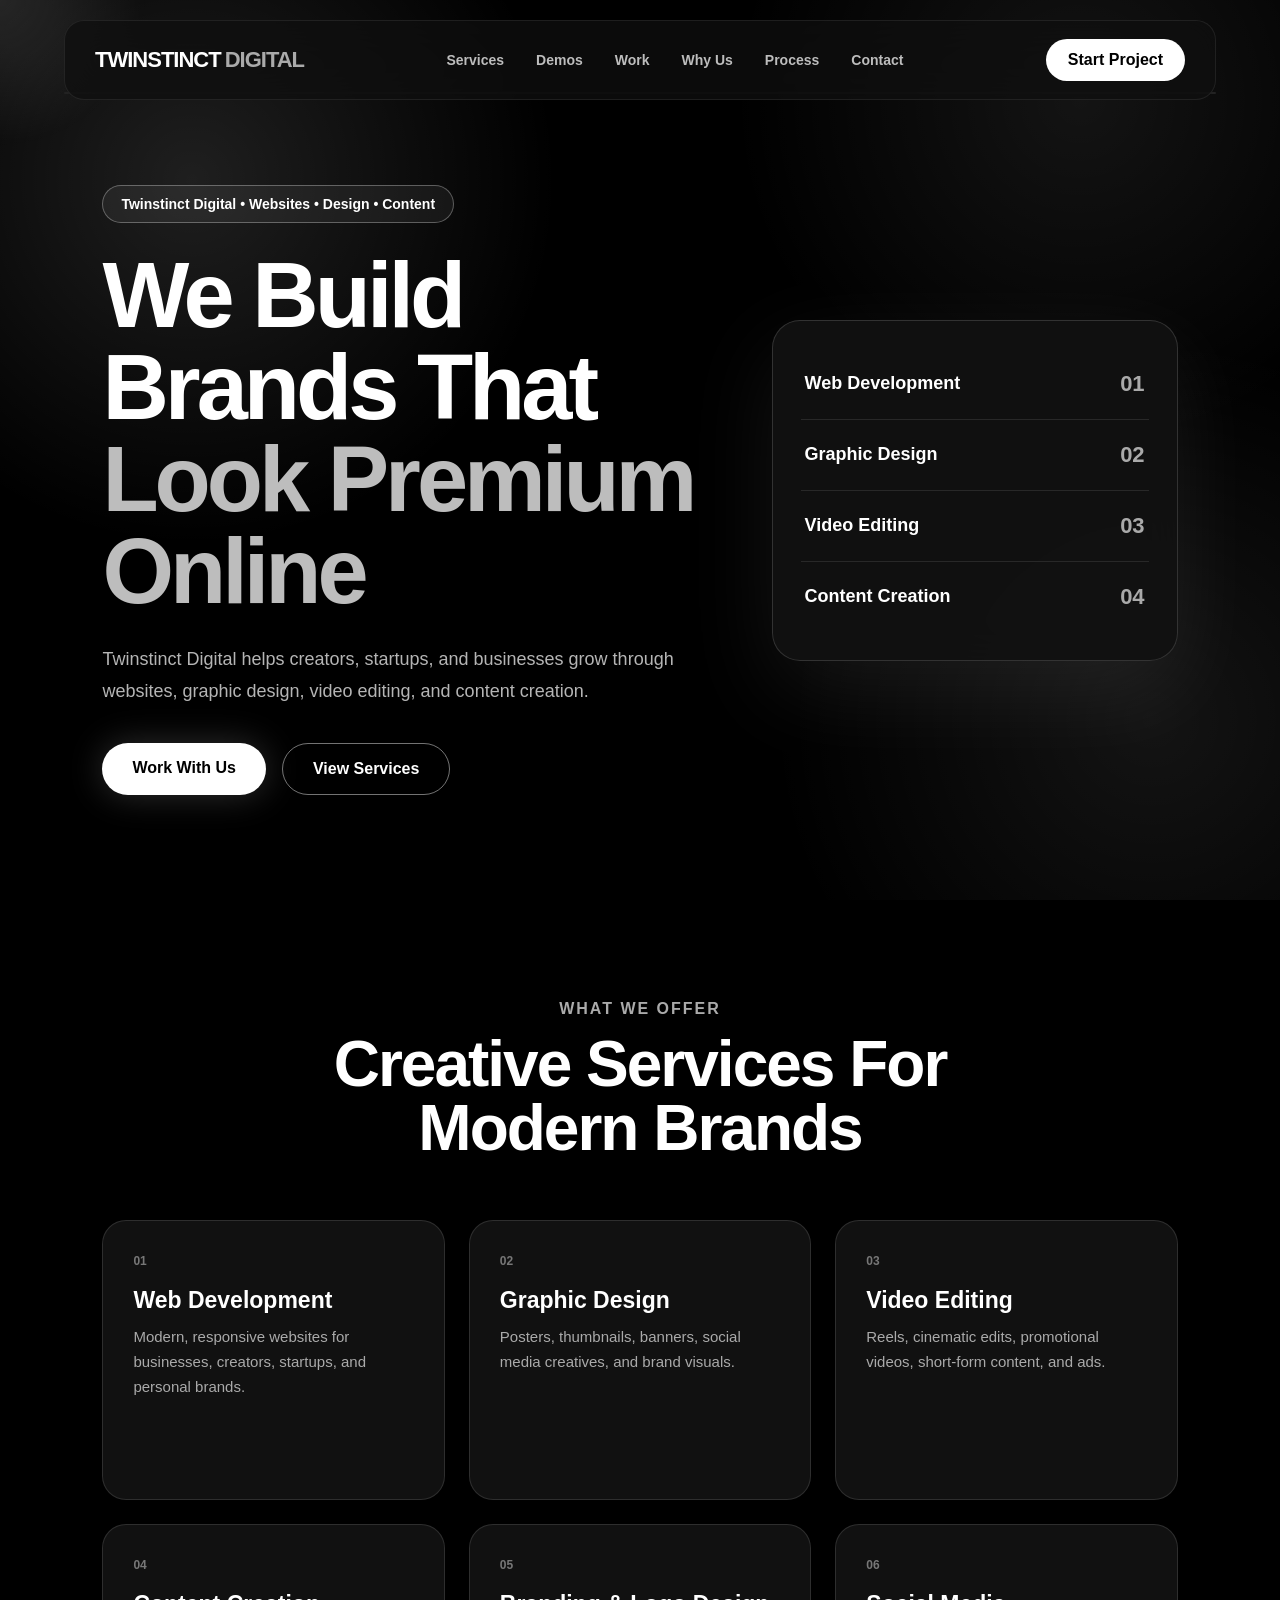
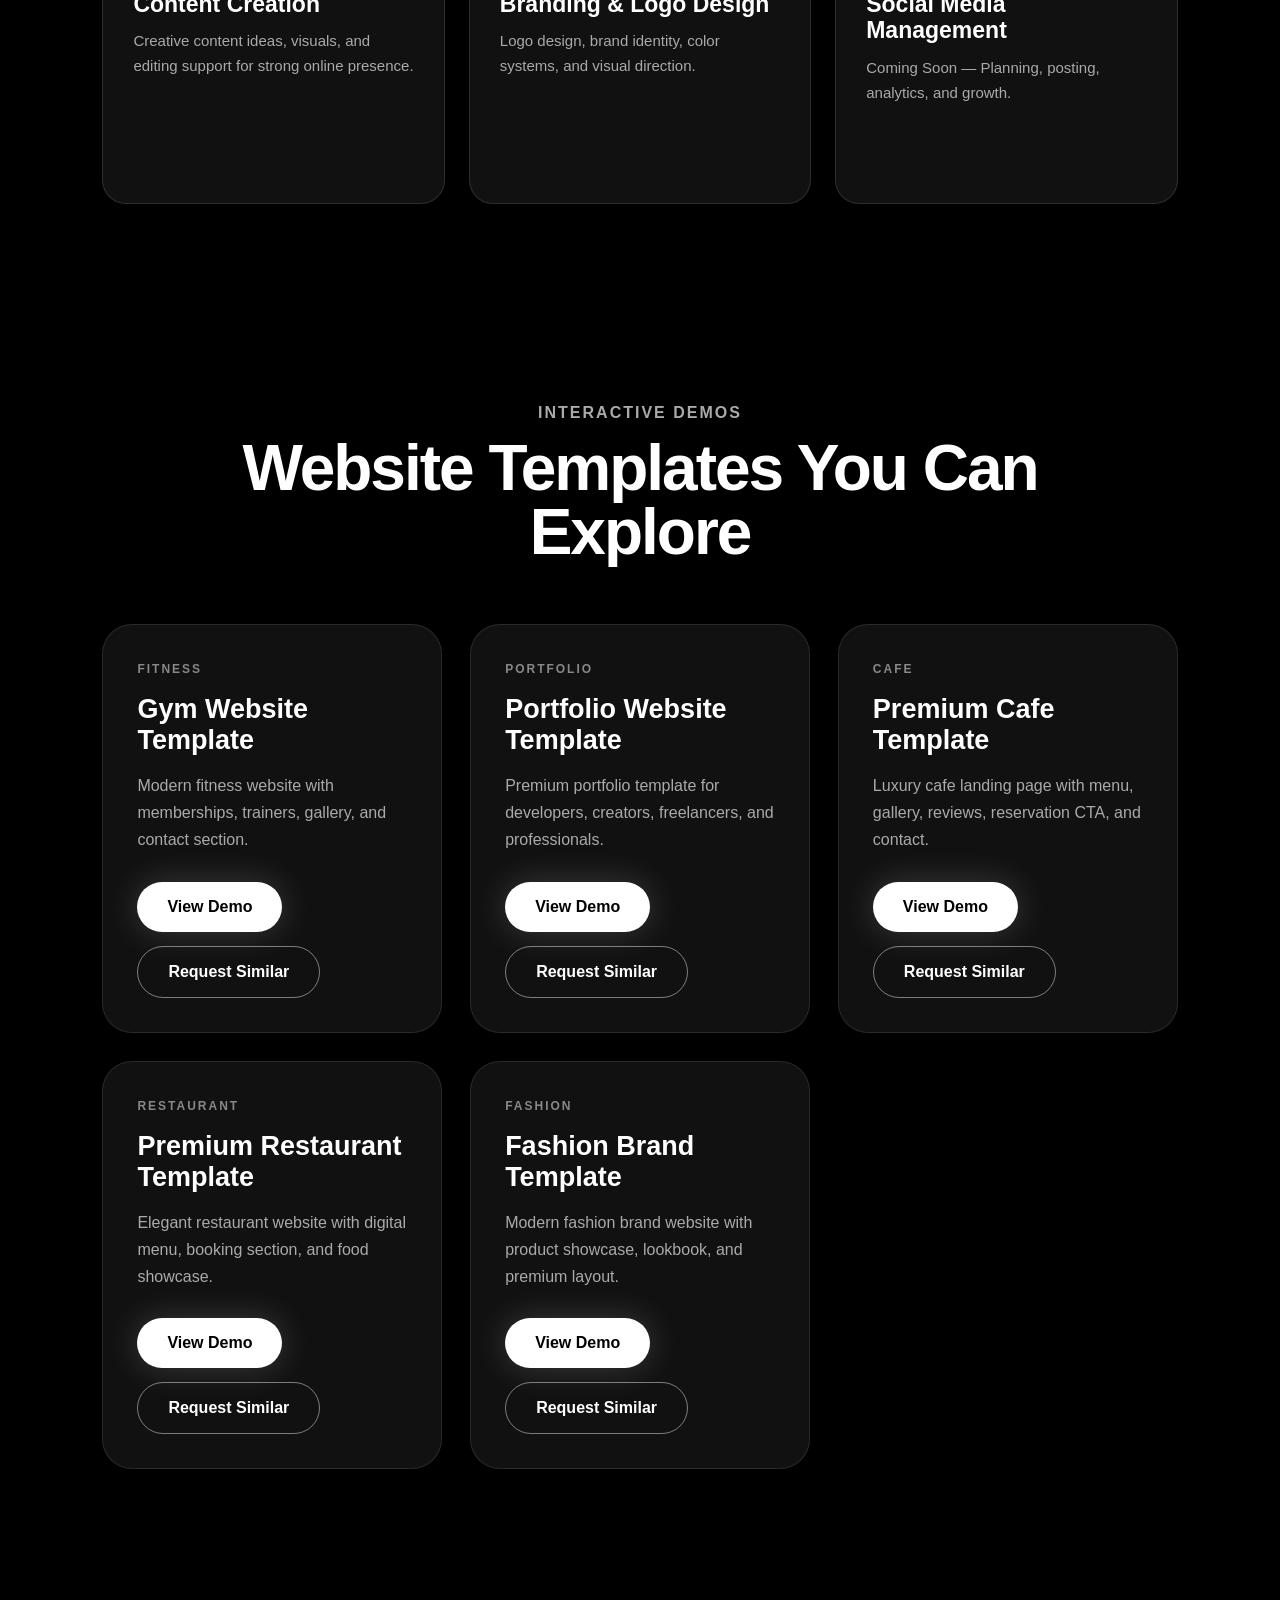
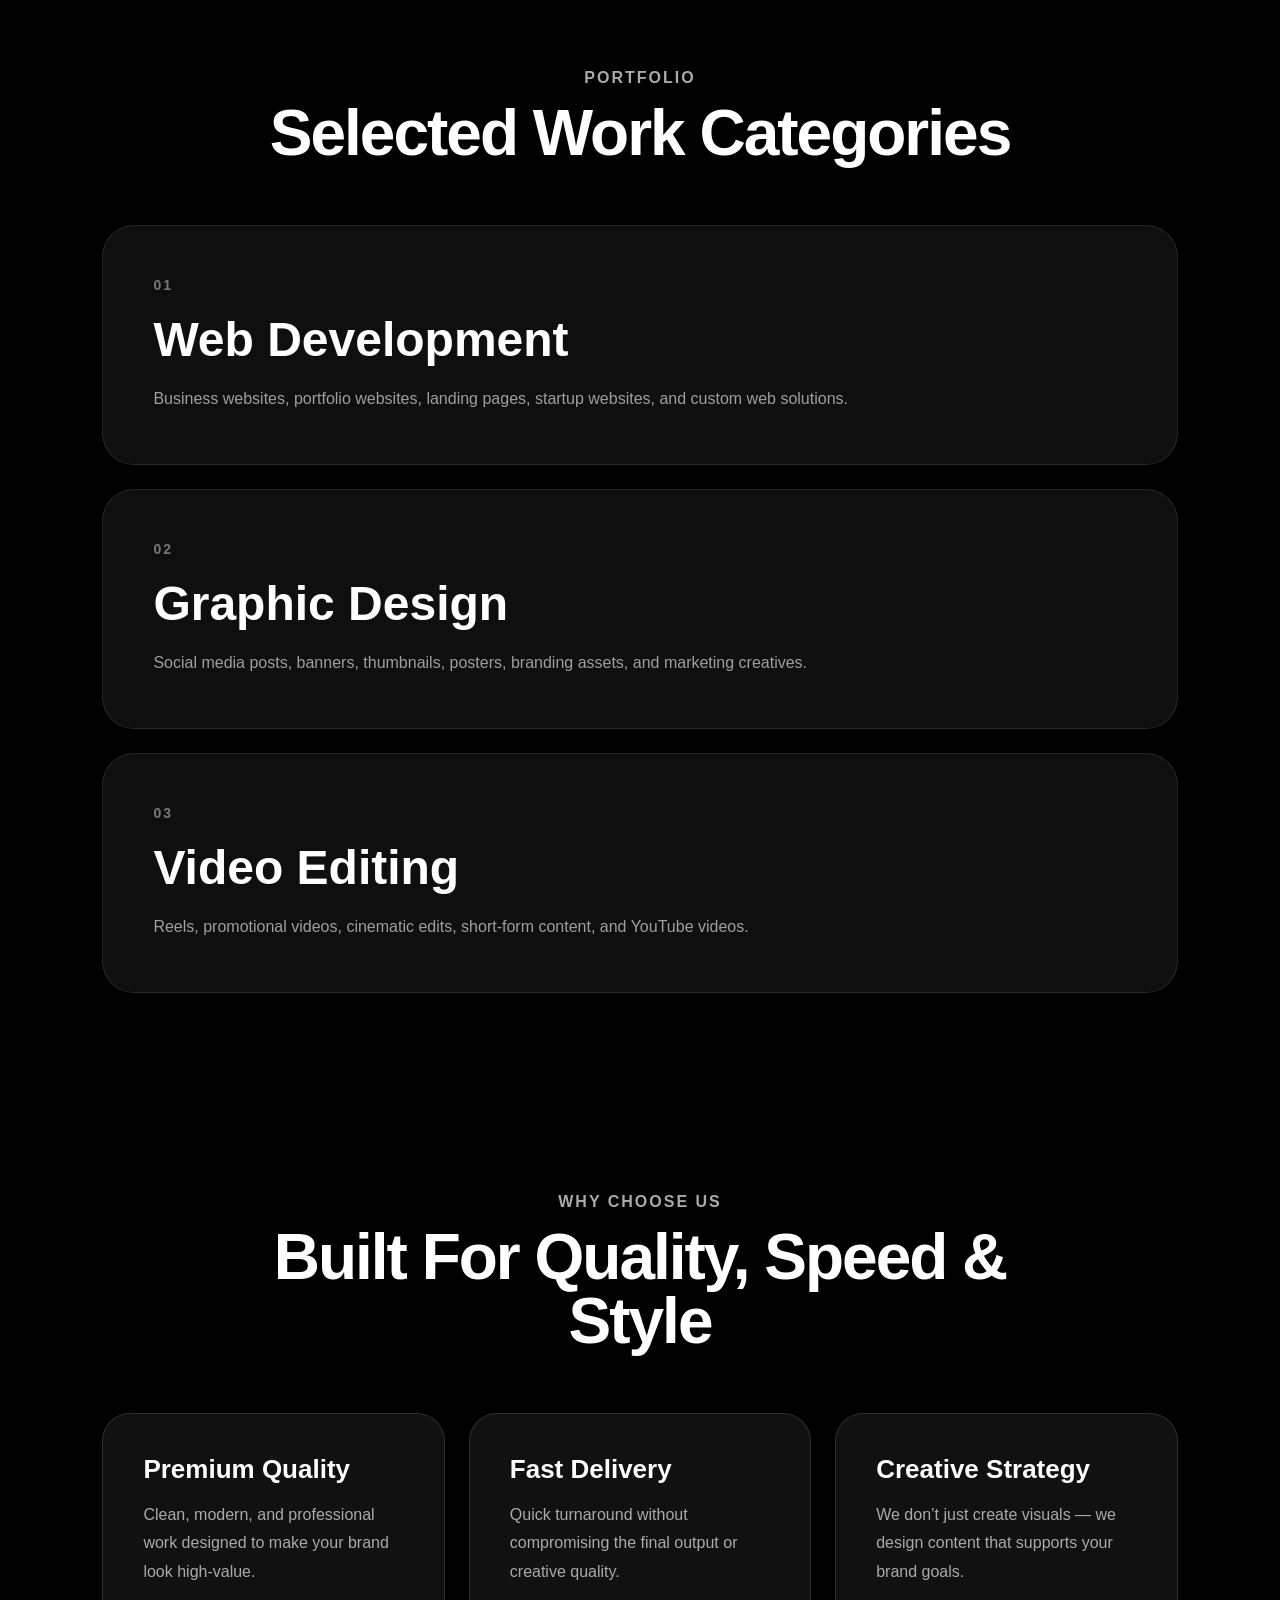
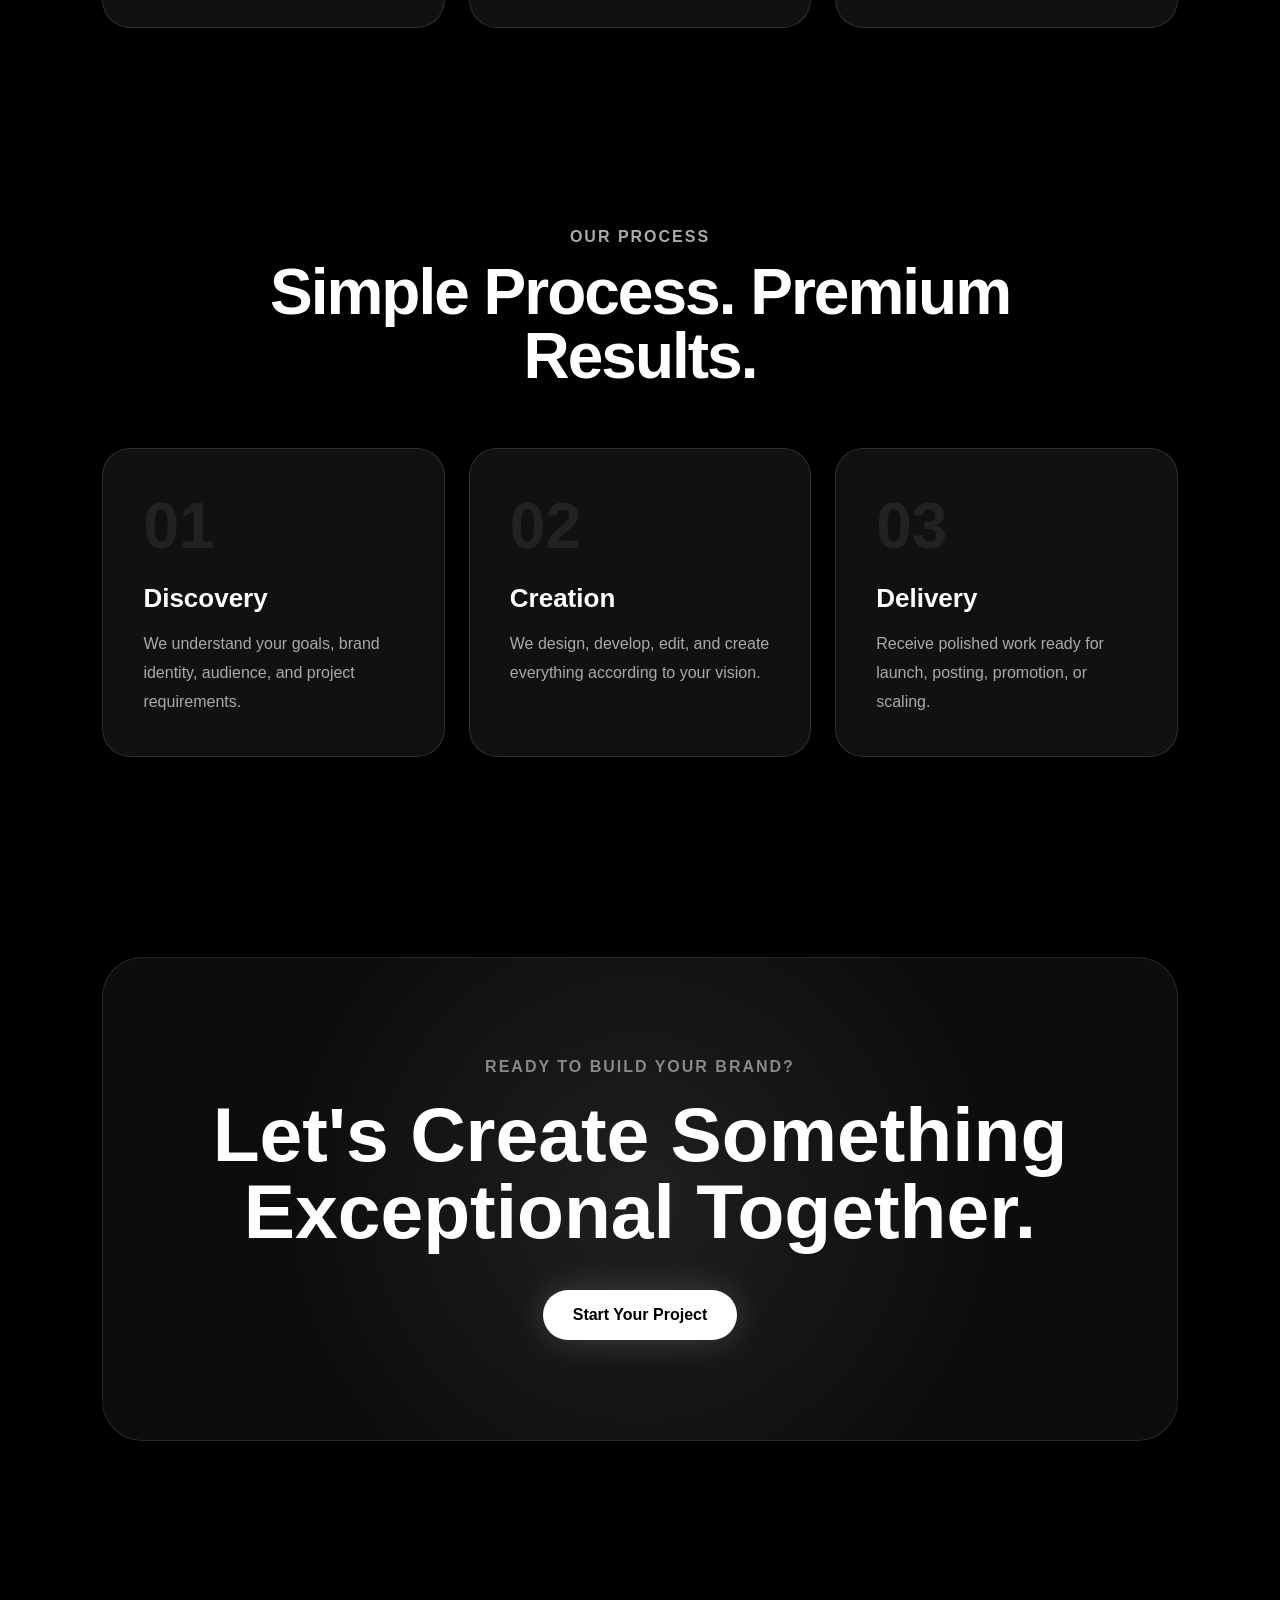
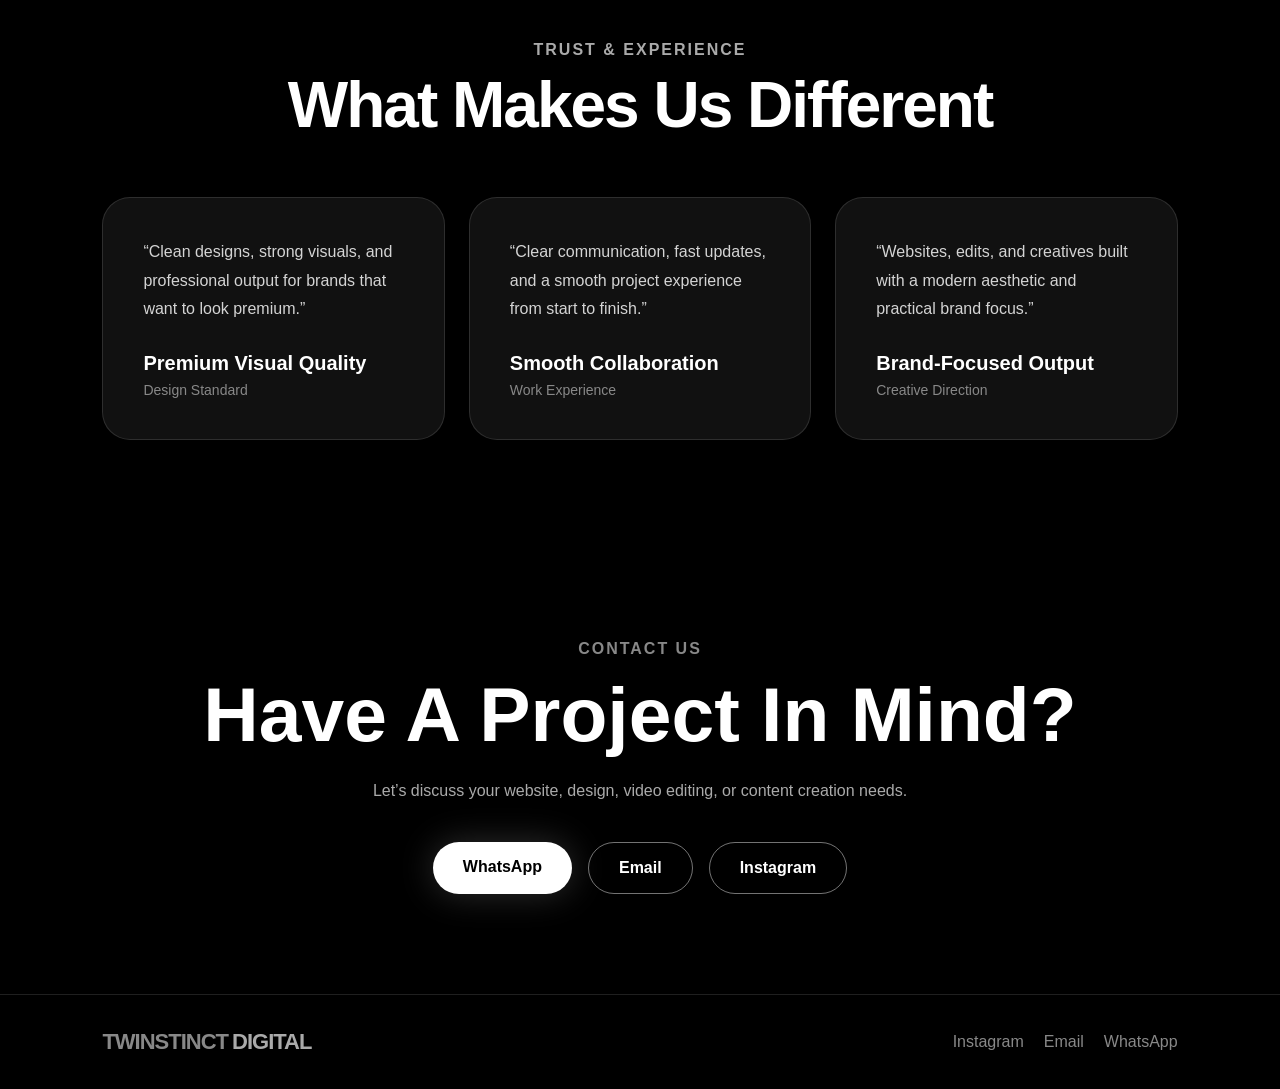
<file: index.html>
<!DOCTYPE html>
<html lang="en">
<head>
    <meta charset="UTF-8">
    <meta name="viewport" content="width=device-width, initial-scale=1.0">
    <title>Twinstinct Digital | Creative Digital Solutions</title>
    <link rel="stylesheet" href="style.css">
</head>
<body>
    <div class="cursor-glow"></div>

    <header class="navbar">
        <div class="logo">
            TWINSTINCT<span>DIGITAL</span>
        </div>

        <nav>
            <a href="#services">Services</a>
            <a href="#demos">Demos</a>
            <a href="#work">Work</a>
            <a href="#why">Why Us</a>
            <a href="#process">Process</a>
            <a href="#contact">Contact</a>
        </nav>

        <button class="menu-btn" id="menuBtn">☰</button>

        <a href="#contact" class="nav-btn">Start Project</a>
    </header>

    <div class="mobile-menu" id="mobileMenu">
        <a href="#services">Services</a>
        <a href="#demos">Demos</a>
        <a href="#work">Work</a>
        <a href="#why">Why Us</a>
        <a href="#process">Process</a>
        <a href="#contact">Contact</a>
    </div>

    <section class="hero">
        <div class="hero-content">
            <p class="tagline">Twinstinct Digital • Websites • Design • Content</p>

            <h1>
                We Build Brands That <span>Look Premium Online</span>
            </h1>

            <p class="hero-text">
                Twinstinct Digital helps creators, startups, and businesses grow through
                websites, graphic design, video editing, and content creation.
            </p>

            <div class="hero-buttons">
                <a href="#contact" class="btn primary">Work With Us</a>
                <a href="#services" class="btn secondary">View Services</a>
            </div>
        </div>

        <div class="hero-card">
            <div class="card-row">
                <span>Web Development</span>
                <strong>01</strong>
            </div>
            <div class="card-row">
                <span>Graphic Design</span>
                <strong>02</strong>
            </div>
            <div class="card-row">
                <span>Video Editing</span>
                <strong>03</strong>
            </div>
            <div class="card-row">
                <span>Content Creation</span>
                <strong>04</strong>
            </div>
        </div>
    </section>

    <section id="services" class="services">
        <div class="section-header">
            <p>What We Offer</p>
            <h2>Creative Services For Modern Brands</h2>
        </div>

        <div class="services-grid">
            <div class="service-card">
                <span>01</span>
                <h3>Web Development</h3>
                <p>Modern, responsive websites for businesses, creators, startups, and personal brands.</p>
            </div>

            <div class="service-card">
                <span>02</span>
                <h3>Graphic Design</h3>
                <p>Posters, thumbnails, banners, social media creatives, and brand visuals.</p>
            </div>

            <div class="service-card">
                <span>03</span>
                <h3>Video Editing</h3>
                <p>Reels, cinematic edits, promotional videos, short-form content, and ads.</p>
            </div>

            <div class="service-card">
                <span>04</span>
                <h3>Content Creation</h3>
                <p>Creative content ideas, visuals, and editing support for strong online presence.</p>
            </div>

            <div class="service-card">
                <span>05</span>
                <h3>Branding & Logo Design</h3>
                <p>Logo design, brand identity, color systems, and visual direction.</p>
            </div>

            <div class="service-card coming-soon">
                <span>06</span>
                <h3>Social Media Management</h3>
                <p>Coming Soon — Planning, posting, analytics, and growth.</p>
            </div>
        </div>
    </section>

    <section id="demos" class="demo-section">
        <div class="section-header">
            <p>Interactive Demos</p>
            <h2>Website Templates You Can Explore</h2>
        </div>

        <div class="demo-grid">
            <div class="demo-card">
                <span class="demo-tag">Fitness</span>
                <h3>Gym Website Template</h3>
                <p>Modern fitness website with memberships, trainers, gallery, and contact section.</p>

                <div class="demo-buttons">
                    <a href="demos/gym/index.html" class="btn primary">View Demo</a>
                    <a href="#contact" class="btn secondary">Request Similar</a>
                </div>
            </div>

            <div class="demo-card">
                <span class="demo-tag">Portfolio</span>
                <h3>Portfolio Website Template</h3>
                <p>Premium portfolio template for developers, creators, freelancers, and professionals.</p>

                <div class="demo-buttons">
                    <a href="demos/portfolio/index.html" class="btn primary">View Demo</a>
                    <a href="#contact" class="btn secondary">Request Similar</a>
                </div>
            </div>

            <div class="demo-card">
                <span class="demo-tag">Cafe</span>
                <h3>Premium Cafe Template</h3>
                <p>Luxury cafe landing page with menu, gallery, reviews, reservation CTA, and contact.</p>

                <div class="demo-buttons">
                    <a href="demos/premium-cafe-template/index.html" class="btn primary">View Demo</a>
                    <a href="#contact" class="btn secondary">Request Similar</a>
                </div>
            </div>

            <div class="demo-card">
                <span class="demo-tag">Restaurant</span>
                <h3>Premium Restaurant Template</h3>
                <p>Elegant restaurant website with digital menu, booking section, and food showcase.</p>

                <div class="demo-buttons">
                    <a href="demos/premium-restaurant-template/index.html" class="btn primary">View Demo</a>
                    <a href="#contact" class="btn secondary">Request Similar</a>
                </div>
            </div>

            <div class="demo-card">
                <span class="demo-tag">Fashion</span>
                <h3>Fashion Brand Template</h3>
                <p>Modern fashion brand website with product showcase, lookbook, and premium layout.</p>

                <div class="demo-buttons">
                    <a href="demos/premium-fashion-brand-pro-template/index.html" class="btn primary">View Demo</a>
                    <a href="#contact" class="btn secondary">Request Similar</a>
                </div>
            </div>
        </div>
    </section>

    
    <section id="work" class="featured-work">
        <div class="section-header">
            <p>Portfolio</p>
            <h2>Selected Work Categories</h2>
        </div>

        <div class="work-showcase">
            <div class="showcase-card">
                <span>01</span>
                <h3>Web Development</h3>
                <p>Business websites, portfolio websites, landing pages, startup websites, and custom web solutions.</p>
            </div>

            <div class="showcase-card">
                <span>02</span>
                <h3>Graphic Design</h3>
                <p>Social media posts, banners, thumbnails, posters, branding assets, and marketing creatives.</p>
            </div>

            <div class="showcase-card">
                <span>03</span>
                <h3>Video Editing</h3>
                <p>Reels, promotional videos, cinematic edits, short-form content, and YouTube videos.</p>
            </div>
        </div>
    </section>

    <section id="why" class="why-section">
        <div class="section-header">
            <p>Why Choose Us</p>
            <h2>Built For Quality, Speed & Style</h2>
        </div>

        <div class="why-grid">
            <div class="why-card">
                <h3>Premium Quality</h3>
                <p>Clean, modern, and professional work designed to make your brand look high-value.</p>
            </div>

            <div class="why-card">
                <h3>Fast Delivery</h3>
                <p>Quick turnaround without compromising the final output or creative quality.</p>
            </div>

            <div class="why-card">
                <h3>Creative Strategy</h3>
                <p>We don’t just create visuals — we design content that supports your brand goals.</p>
            </div>
        </div>
    </section>

    <section id="process" class="process-section">
        <div class="section-header">
            <p>Our Process</p>
            <h2>Simple Process. Premium Results.</h2>
        </div>

        <div class="process-container">
            <div class="process-card">
                <span>01</span>
                <h3>Discovery</h3>
                <p>We understand your goals, brand identity, audience, and project requirements.</p>
            </div>

            <div class="process-card">
                <span>02</span>
                <h3>Creation</h3>
                <p>We design, develop, edit, and create everything according to your vision.</p>
            </div>

            <div class="process-card">
                <span>03</span>
                <h3>Delivery</h3>
                <p>Receive polished work ready for launch, posting, promotion, or scaling.</p>
            </div>
        </div>
    </section>

    <section class="cta-banner">
        <p>Ready To Build Your Brand?</p>
        <h2>Let's Create Something Exceptional Together.</h2>
        <a href="#contact" class="cta-btn">Start Your Project</a>
    </section>

    <section class="testimonials">
        <div class="section-header">
            <p>Trust & Experience</p>
            <h2>What Makes Us Different</h2>
        </div>

        <div class="testimonial-grid">
            <div class="testimonial-card">
                <p>“Clean designs, strong visuals, and professional output for brands that want to look premium.”</p>
                <h4>Premium Visual Quality</h4>
                <span>Design Standard</span>
            </div>

            <div class="testimonial-card">
                <p>“Clear communication, fast updates, and a smooth project experience from start to finish.”</p>
                <h4>Smooth Collaboration</h4>
                <span>Work Experience</span>
            </div>

            <div class="testimonial-card">
                <p>“Websites, edits, and creatives built with a modern aesthetic and practical brand focus.”</p>
                <h4>Brand-Focused Output</h4>
                <span>Creative Direction</span>
            </div>
        </div>
    </section>

    <section id="contact" class="contact-section">
        <div class="contact-content">
            <p>Contact Us</p>

            <h2>Have A Project In Mind?</h2>

            <span>Let’s discuss your website, design, video editing, or content creation needs.</span>

            <div class="contact-buttons">
                <a href="https://wa.me/918977003141" target="_blank" class="btn primary">WhatsApp</a>
                <a href="mailto:twinstinctweb@gmail.com" class="btn secondary">Email</a>
                <a href="https://www.instagram.com/twinstinctdigital/" target="_blank" class="btn secondary">Instagram</a>
            </div>
        </div>
    </section>

    <footer class="footer">
        <div class="logo">
            TWINSTINCT<span>DIGITAL</span>
        </div>

        <div class="footer-links">
            <a href="https://www.instagram.com/twinstinctdigital/" target="_blank">Instagram</a>
            <a href="mailto:twinstinctweb@gmail.com">Email</a>
            <a href="https://wa.me/918977003141" target="_blank">WhatsApp</a>
        </div>
    </footer>

    <script src="script.js"></script>
</body>
</html>
</file>
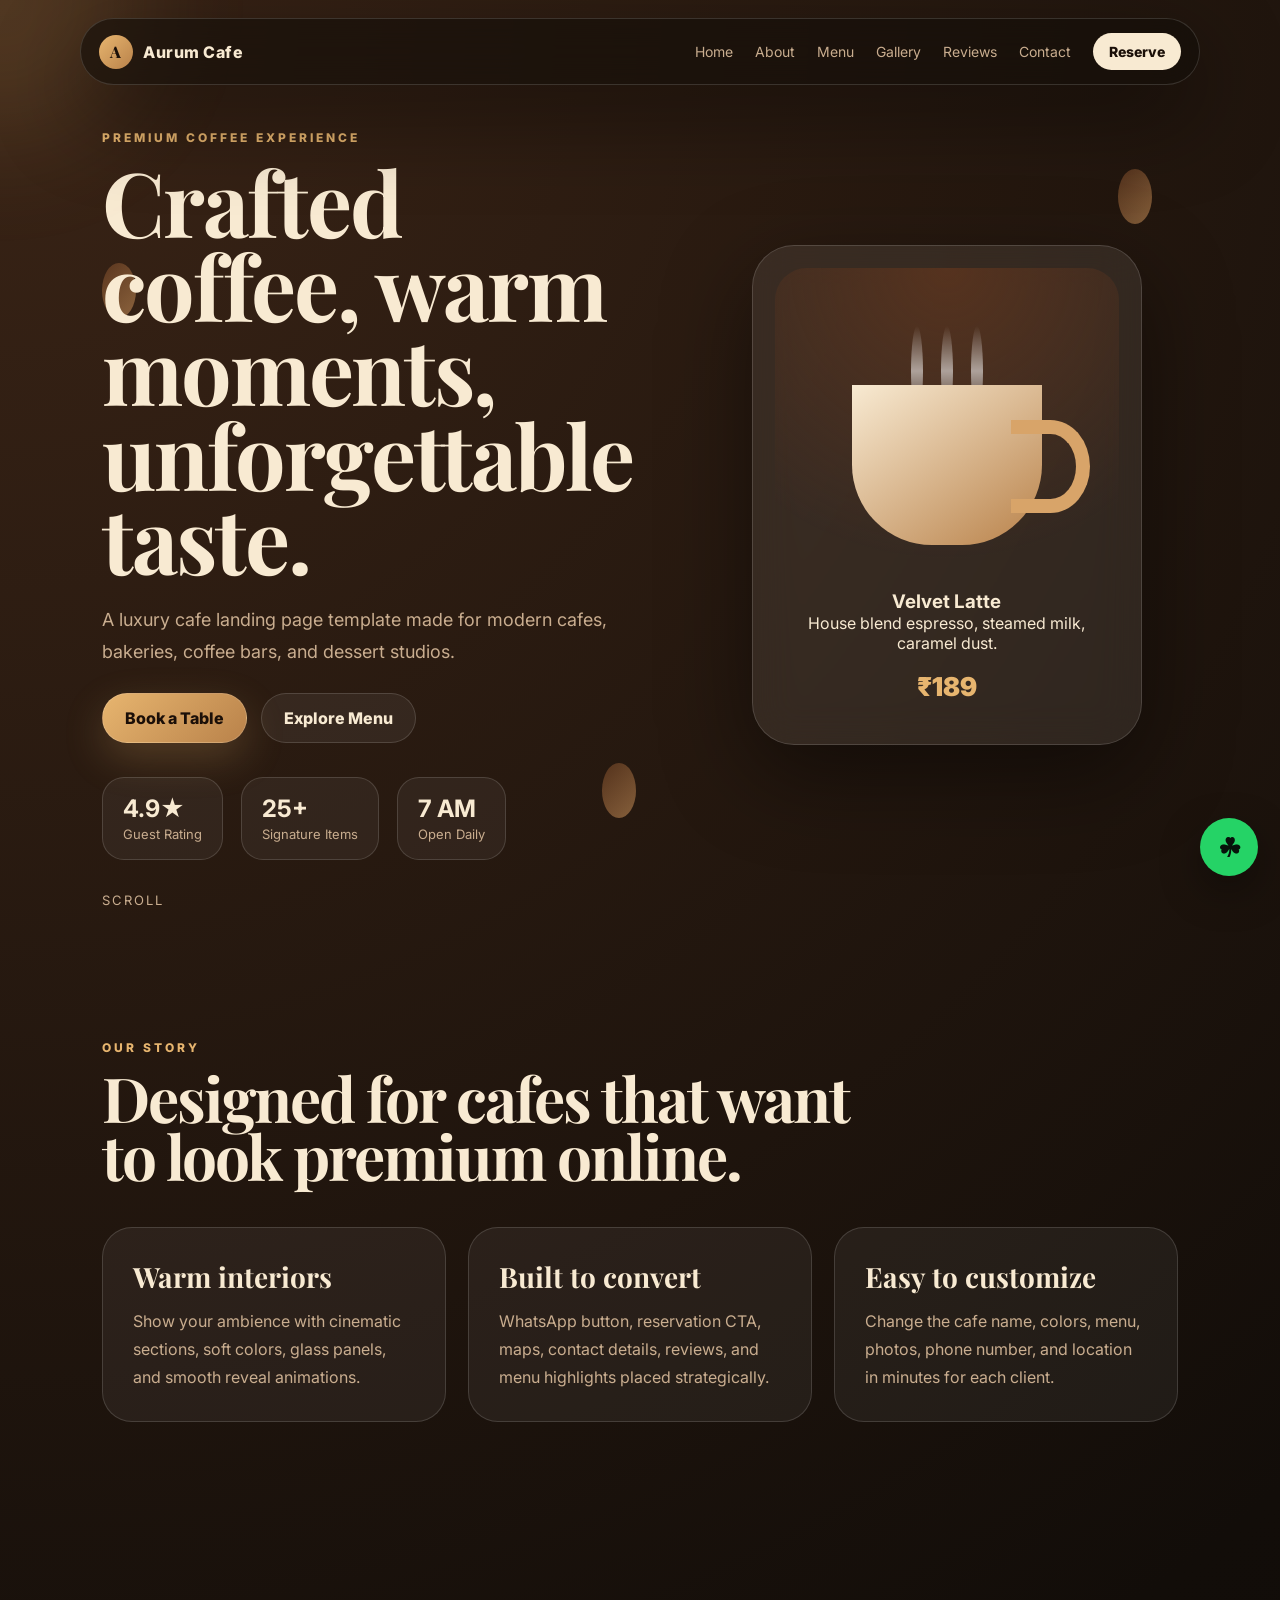
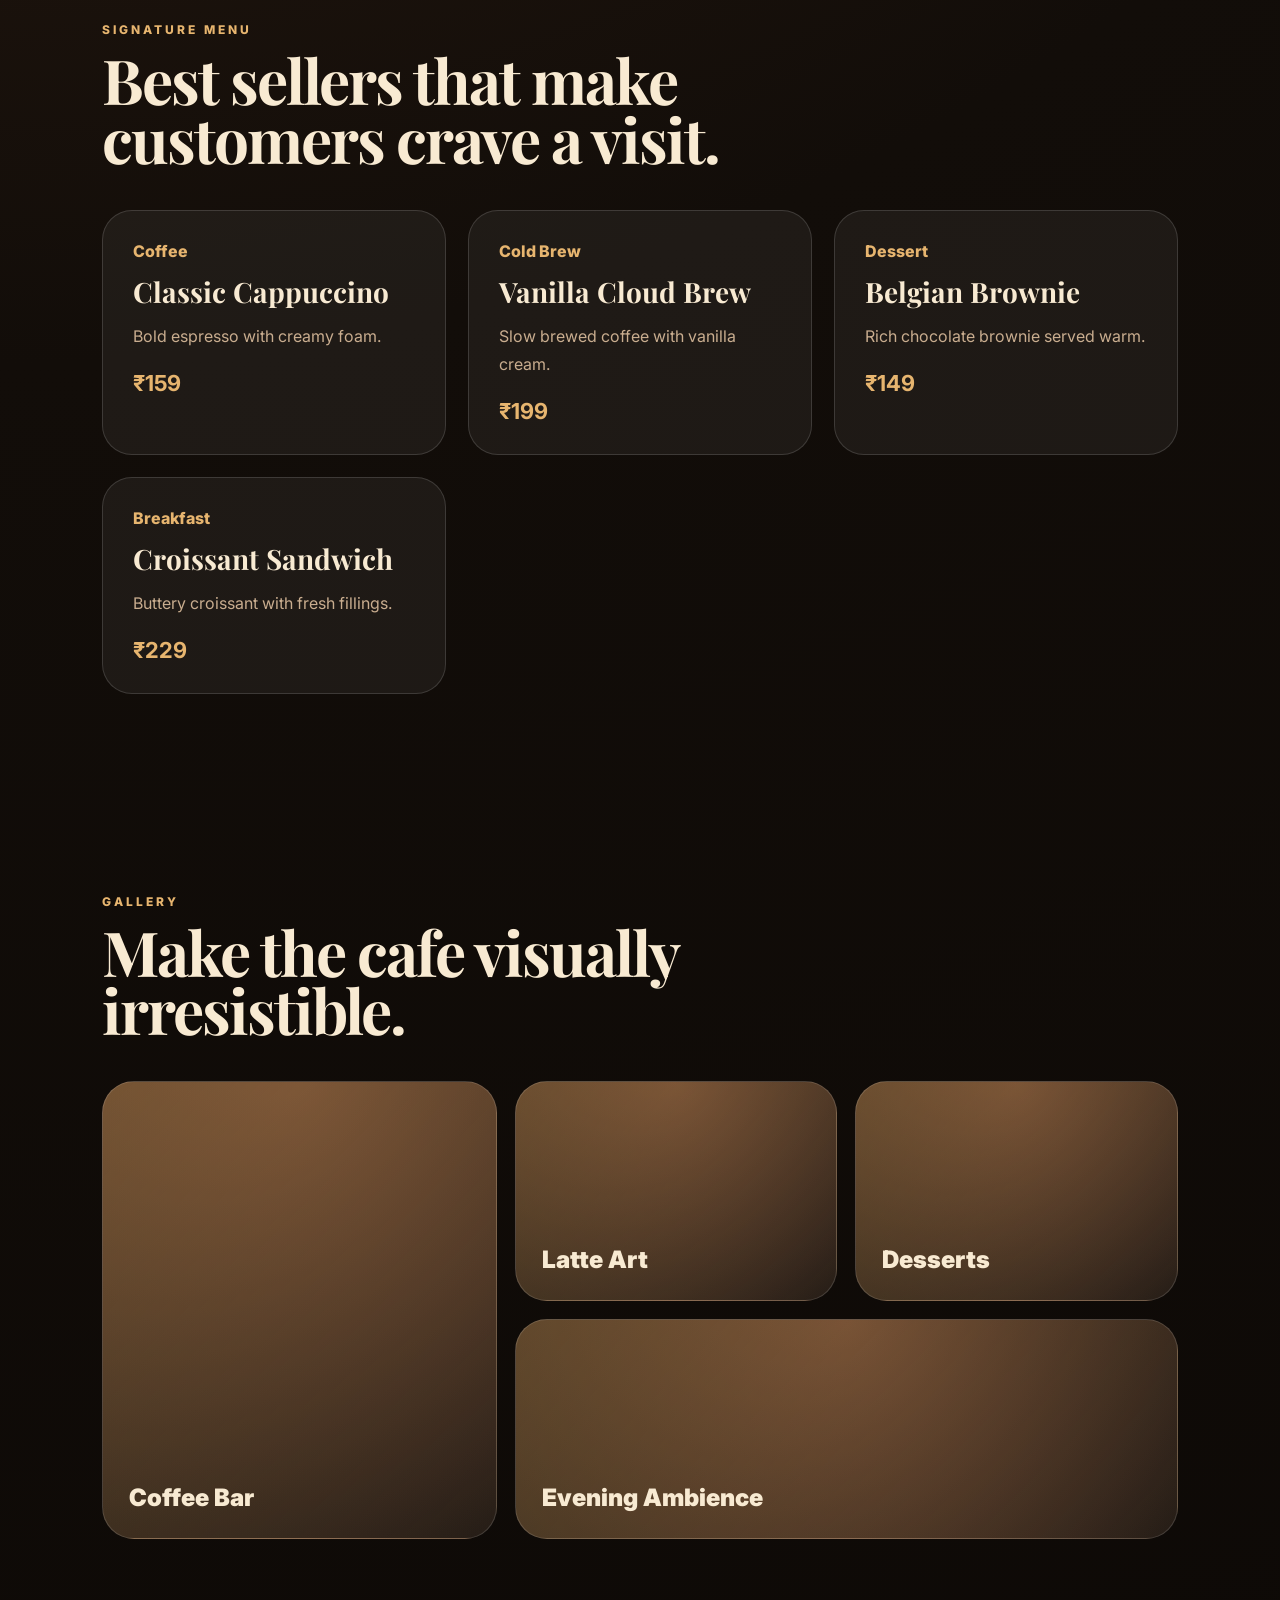
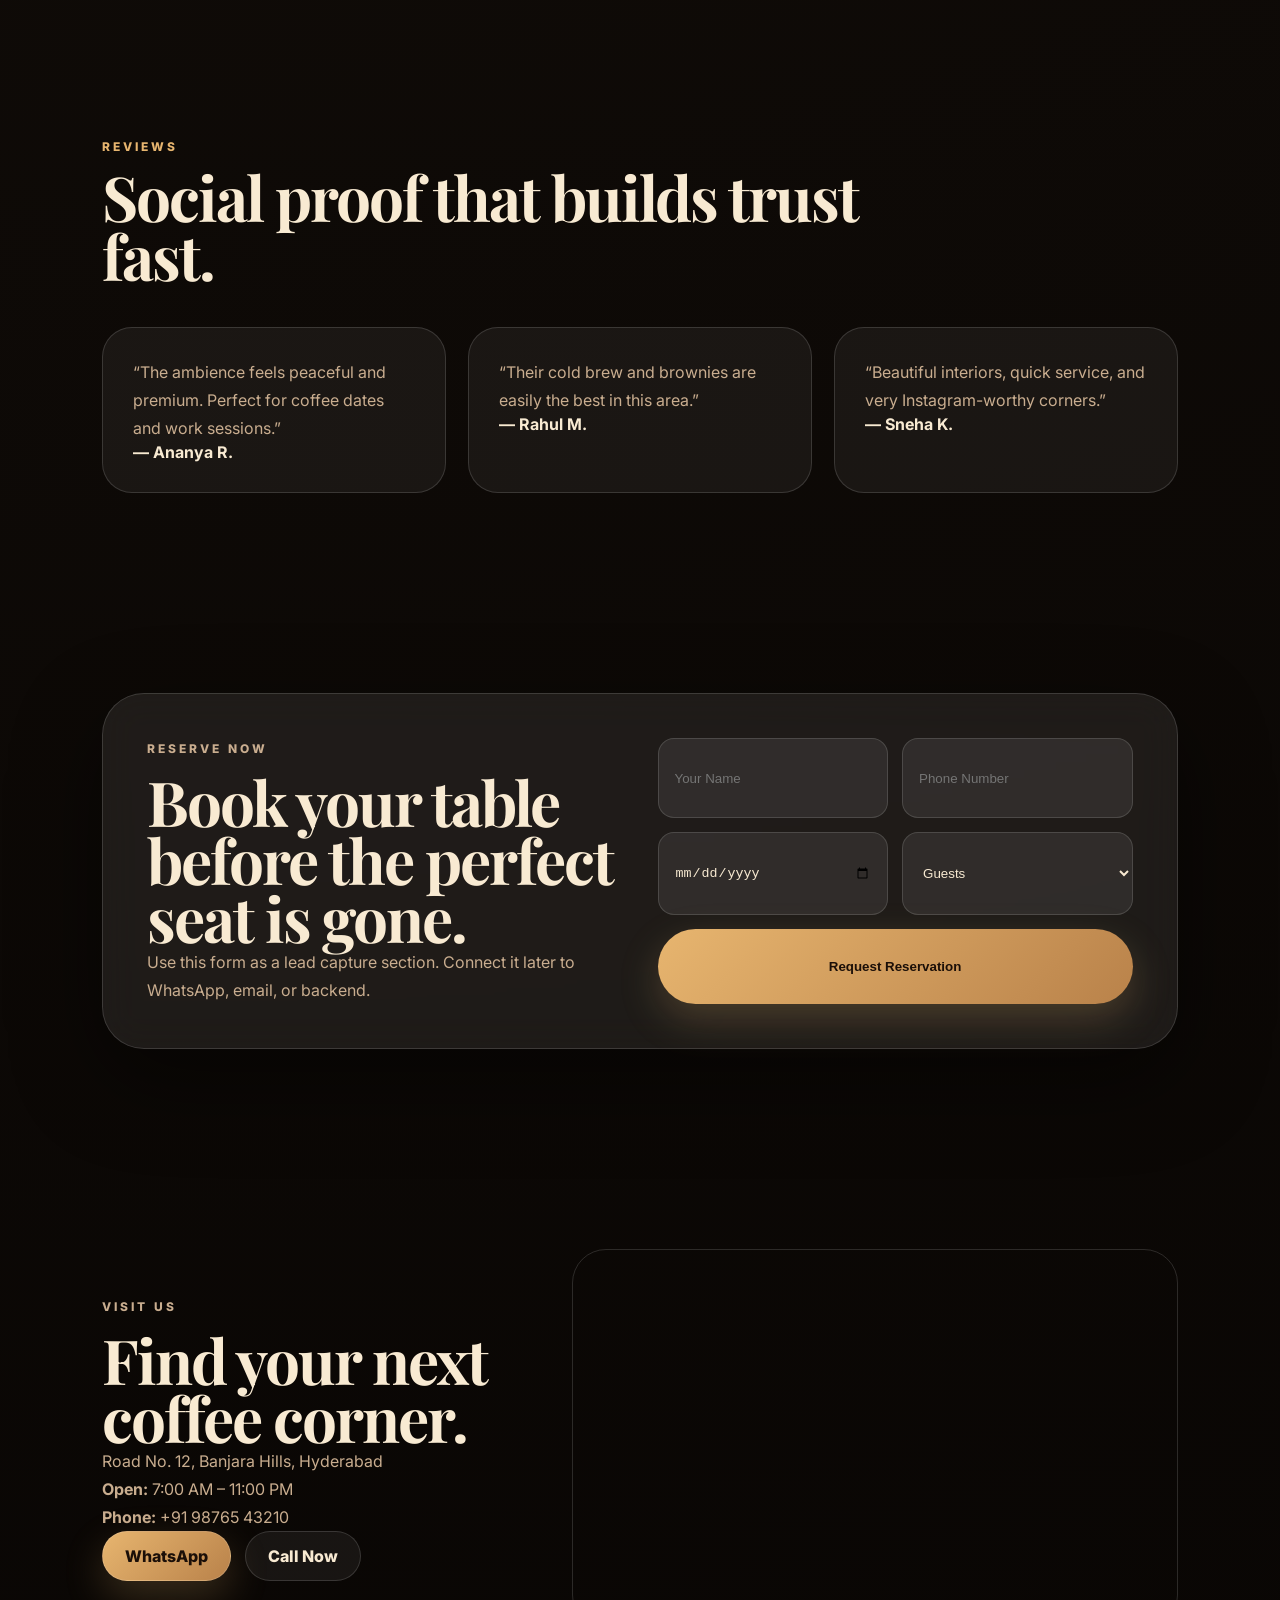
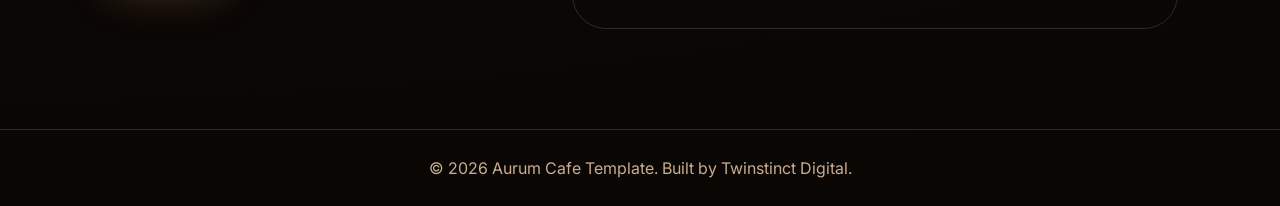
<file: demos/premium-cafe-template/index.html>
<!DOCTYPE html>
<html lang="en">
<head>
  <meta charset="UTF-8" />
  <meta name="viewport" content="width=device-width, initial-scale=1.0" />
  <meta name="description" content="Premium cafe landing page template by Twinstinct Digital." />
  <title>Aurum Cafe | Premium Cafe Template</title>
  <link rel="preconnect" href="https://fonts.googleapis.com">
  <link rel="preconnect" href="https://fonts.gstatic.com" crossorigin>
  <link href="https://fonts.googleapis.com/css2?family=Playfair+Display:wght@600;700;800&family=Inter:wght@400;500;600;700;800&display=swap" rel="stylesheet">
  <link rel="stylesheet" href="css/style.css" />
</head>
<body>
  <div class="cursor-glow"></div>
  <div class="scroll-progress" id="scrollProgress"></div>

  <header class="site-header" id="siteHeader">
    <a href="#home" class="logo">
      <span>A</span>
      Aurum Cafe
    </a>
    <button class="menu-toggle" id="menuToggle" aria-label="Open menu">☰</button>
    <nav class="nav-links" id="navLinks">
      <a href="#home">Home</a>
      <a href="#about">About</a>
      <a href="#menu">Menu</a>
      <a href="#gallery">Gallery</a>
      <a href="#reviews">Reviews</a>
      <a href="#contact">Contact</a>
      <a class="nav-cta" href="#reservation">Reserve</a>
    </nav>
  </header>

  <main>
    <section class="hero" id="home">
      <div class="floating-bean bean-1"></div>
      <div class="floating-bean bean-2"></div>
      <div class="floating-bean bean-3"></div>
      <div class="hero-content reveal">
        <p class="eyebrow">Premium coffee experience</p>
        <h1>Crafted coffee, warm moments, unforgettable taste.</h1>
        <p class="hero-text">A luxury cafe landing page template made for modern cafes, bakeries, coffee bars, and dessert studios.</p>
        <div class="hero-actions">
          <a href="#reservation" class="btn primary">Book a Table</a>
          <a href="#menu" class="btn ghost">Explore Menu</a>
        </div>
        <div class="hero-stats">
          <div><strong>4.9★</strong><span>Guest Rating</span></div>
          <div><strong>25+</strong><span>Signature Items</span></div>
          <div><strong>7 AM</strong><span>Open Daily</span></div>
        </div>
      </div>
      <div class="hero-visual reveal">
        <div class="coffee-card glass">
          <div class="steam"><span></span><span></span><span></span></div>
          <div class="cup"></div>
          <h3>Velvet Latte</h3>
          <p>House blend espresso, steamed milk, caramel dust.</p>
          <span class="price">₹189</span>
        </div>
      </div>
      <a href="#about" class="scroll-down">Scroll</a>
    </section>

    <section class="section about" id="about">
      <div class="section-heading reveal">
        <p class="eyebrow">Our story</p>
        <h2>Designed for cafes that want to look premium online.</h2>
      </div>
      <div class="about-grid">
        <div class="about-card reveal">
          <h3>Warm interiors</h3>
          <p>Show your ambience with cinematic sections, soft colors, glass panels, and smooth reveal animations.</p>
        </div>
        <div class="about-card reveal">
          <h3>Built to convert</h3>
          <p>WhatsApp button, reservation CTA, maps, contact details, reviews, and menu highlights placed strategically.</p>
        </div>
        <div class="about-card reveal">
          <h3>Easy to customize</h3>
          <p>Change the cafe name, colors, menu, photos, phone number, and location in minutes for each client.</p>
        </div>
      </div>
    </section>

    <section class="section menu-section" id="menu">
      <div class="section-heading reveal">
        <p class="eyebrow">Signature menu</p>
        <h2>Best sellers that make customers crave a visit.</h2>
      </div>
      <div class="menu-grid">
        <article class="menu-card reveal"><span>Coffee</span><h3>Classic Cappuccino</h3><p>Bold espresso with creamy foam.</p><strong>₹159</strong></article>
        <article class="menu-card reveal"><span>Cold Brew</span><h3>Vanilla Cloud Brew</h3><p>Slow brewed coffee with vanilla cream.</p><strong>₹199</strong></article>
        <article class="menu-card reveal"><span>Dessert</span><h3>Belgian Brownie</h3><p>Rich chocolate brownie served warm.</p><strong>₹149</strong></article>
        <article class="menu-card reveal"><span>Breakfast</span><h3>Croissant Sandwich</h3><p>Buttery croissant with fresh fillings.</p><strong>₹229</strong></article>
      </div>
    </section>

    <section class="section gallery" id="gallery">
      <div class="section-heading reveal">
        <p class="eyebrow">Gallery</p>
        <h2>Make the cafe visually irresistible.</h2>
      </div>
      <div class="gallery-grid reveal">
        <div class="gallery-item tall">Coffee Bar</div>
        <div class="gallery-item">Latte Art</div>
        <div class="gallery-item">Desserts</div>
        <div class="gallery-item wide">Evening Ambience</div>
      </div>
    </section>

    <section class="section reviews" id="reviews">
      <div class="section-heading reveal">
        <p class="eyebrow">Reviews</p>
        <h2>Social proof that builds trust fast.</h2>
      </div>
      <div class="review-row">
        <div class="review-card reveal"><p>“The ambience feels peaceful and premium. Perfect for coffee dates and work sessions.”</p><strong>— Ananya R.</strong></div>
        <div class="review-card reveal"><p>“Their cold brew and brownies are easily the best in this area.”</p><strong>— Rahul M.</strong></div>
        <div class="review-card reveal"><p>“Beautiful interiors, quick service, and very Instagram-worthy corners.”</p><strong>— Sneha K.</strong></div>
      </div>
    </section>

    <section class="section reservation" id="reservation">
      <div class="reservation-box glass reveal">
        <div>
          <p class="eyebrow">Reserve now</p>
          <h2>Book your table before the perfect seat is gone.</h2>
          <p>Use this form as a lead capture section. Connect it later to WhatsApp, email, or backend.</p>
        </div>
        <form class="booking-form">
          <input type="text" placeholder="Your Name" required>
          <input type="tel" placeholder="Phone Number" required>
          <input type="date" required>
          <select required>
            <option value="">Guests</option>
            <option>2 Guests</option>
            <option>4 Guests</option>
            <option>6+ Guests</option>
          </select>
          <button class="btn primary" type="submit">Request Reservation</button>
        </form>
      </div>
    </section>

    <section class="section contact" id="contact">
      <div class="contact-grid">
        <div class="reveal">
          <p class="eyebrow">Visit us</p>
          <h2>Find your next coffee corner.</h2>
          <p>Road No. 12, Banjara Hills, Hyderabad</p>
          <p><strong>Open:</strong> 7:00 AM – 11:00 PM</p>
          <p><strong>Phone:</strong> +91 98765 43210</p>
          <div class="contact-actions">
            <a class="btn primary" href="https://wa.me/919876543210" target="_blank">WhatsApp</a>
            <a class="btn ghost" href="tel:+919876543210">Call Now</a>
          </div>
        </div>
        <div class="map-card reveal">
          <iframe title="Cafe location" src="https://www.google.com/maps?q=Banjara%20Hills%20Hyderabad&output=embed" loading="lazy"></iframe>
        </div>
      </div>
    </section>
  </main>

  <a class="whatsapp-float" href="https://wa.me/919876543210" target="_blank">☘</a>

  <footer class="footer">
    <p>© 2026 Aurum Cafe Template. Built by Twinstinct Digital.</p>
  </footer>

  <script src="js/main.js"></script>
</body>
</html>
</file>
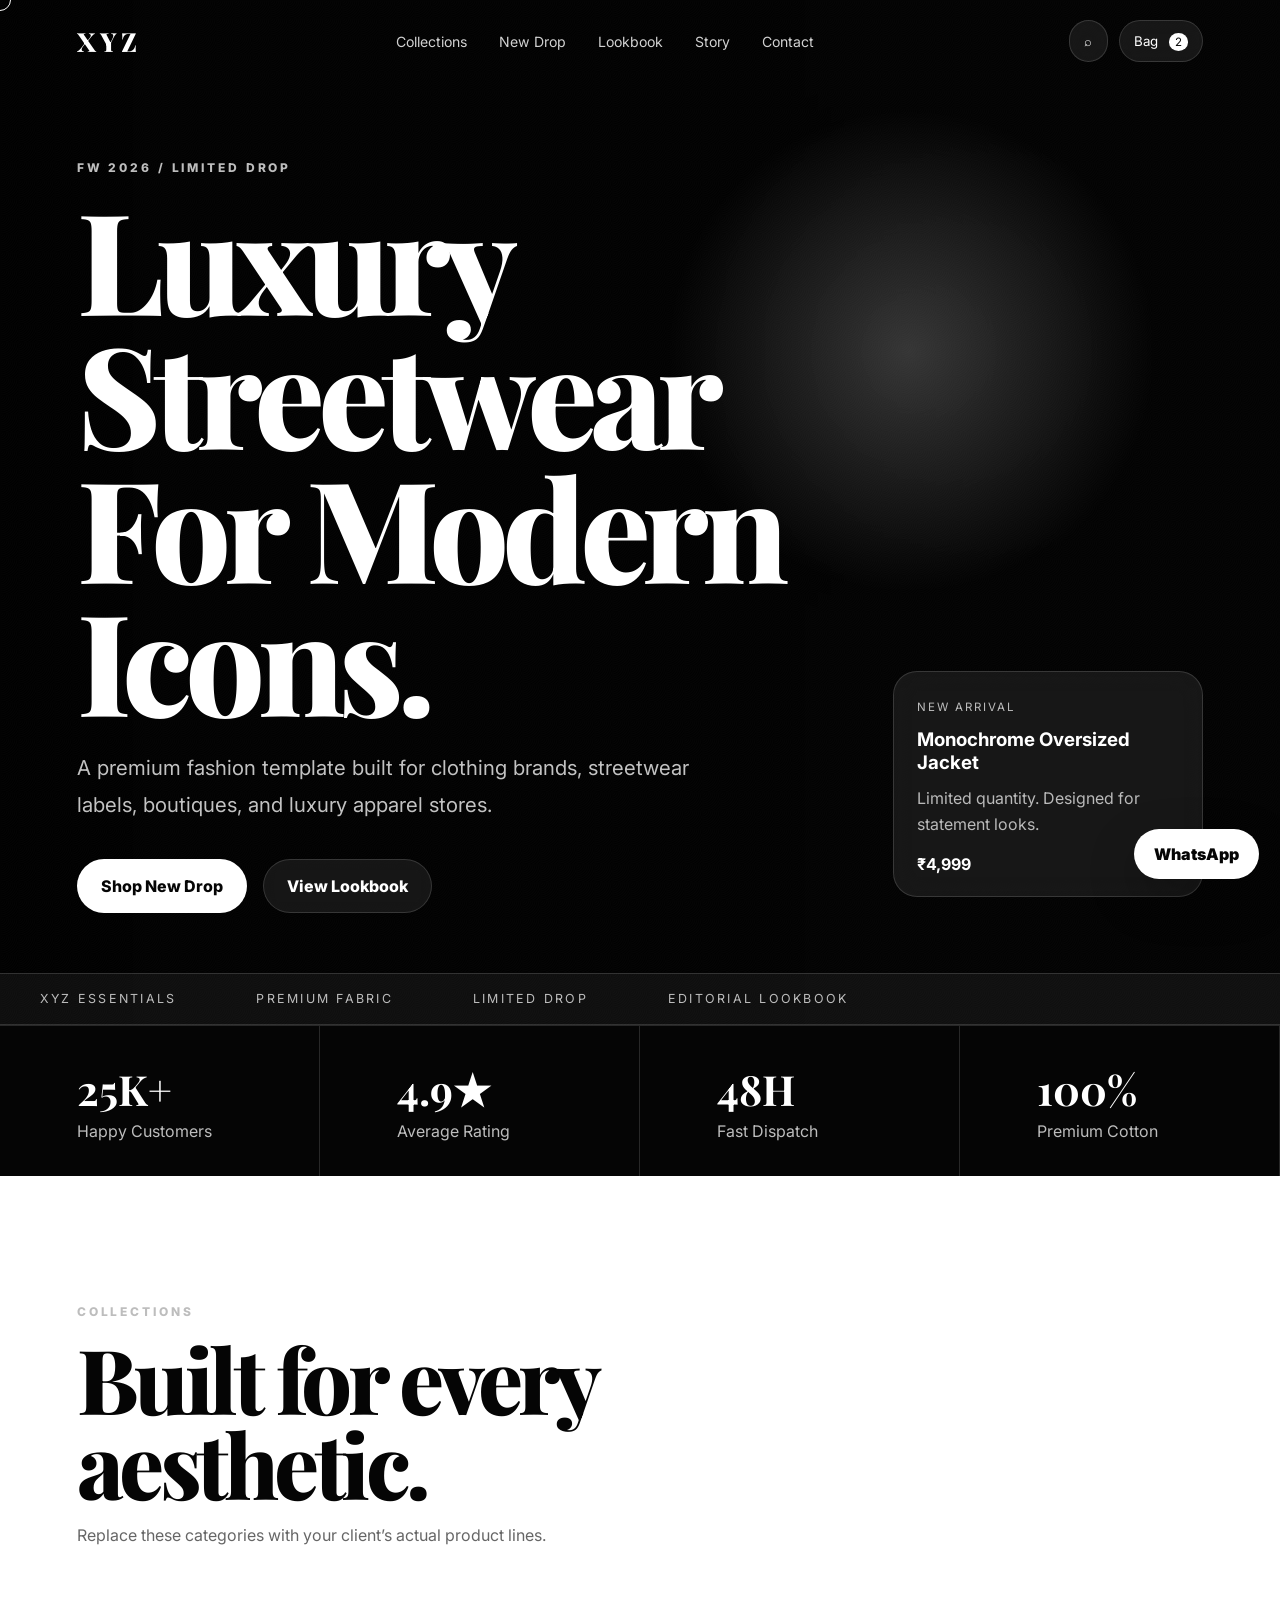
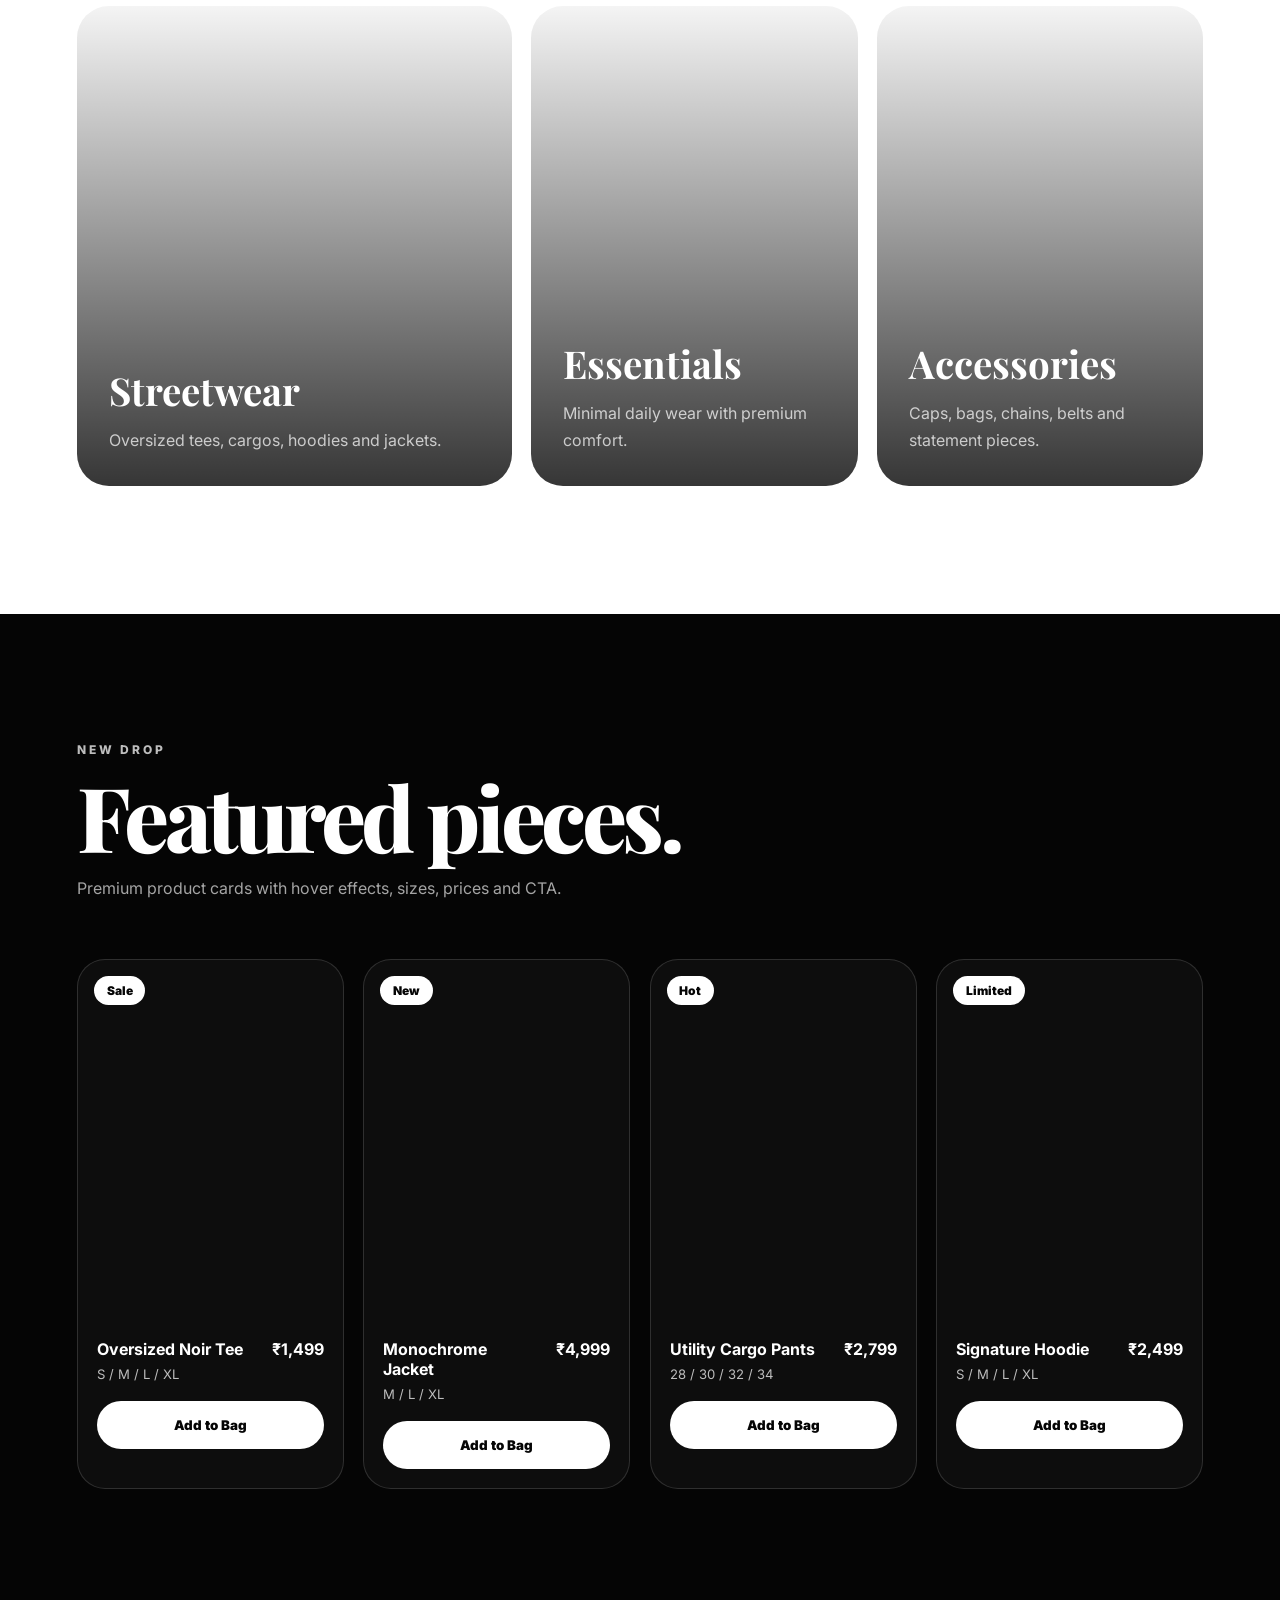
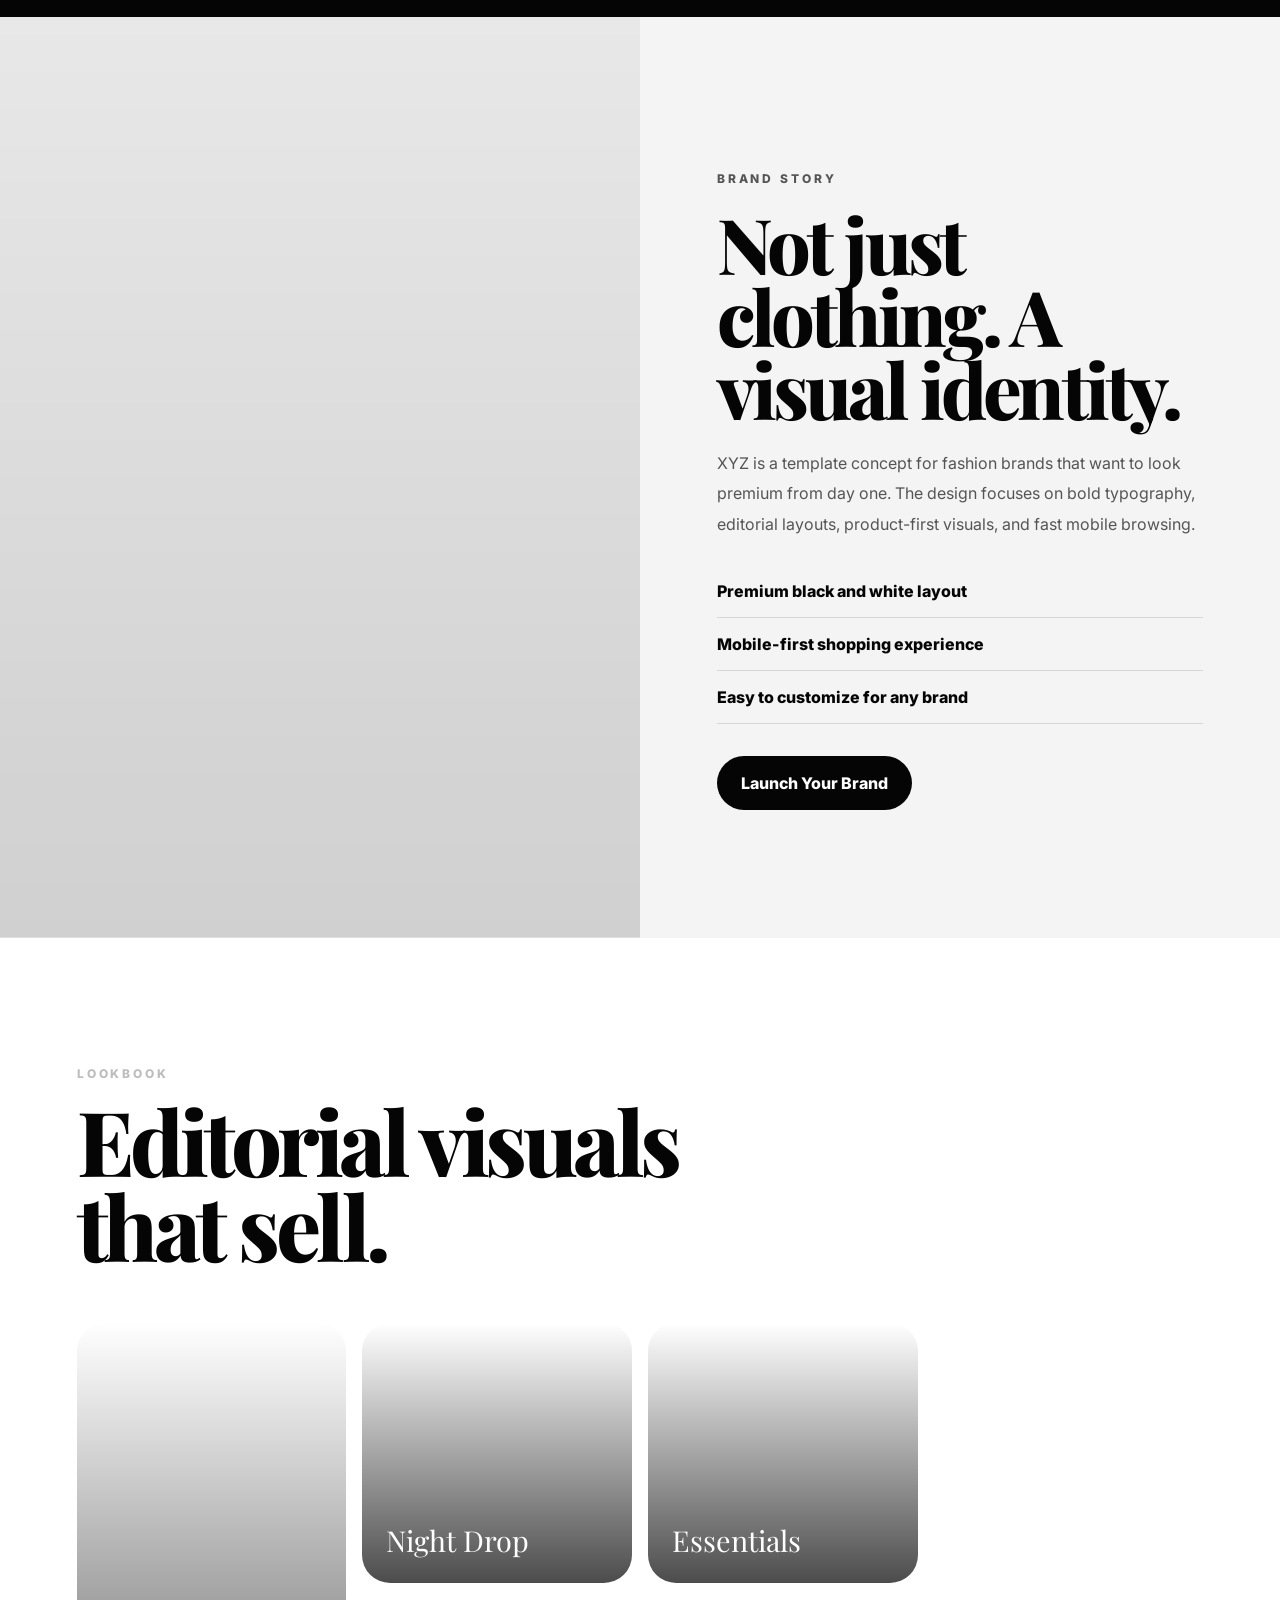
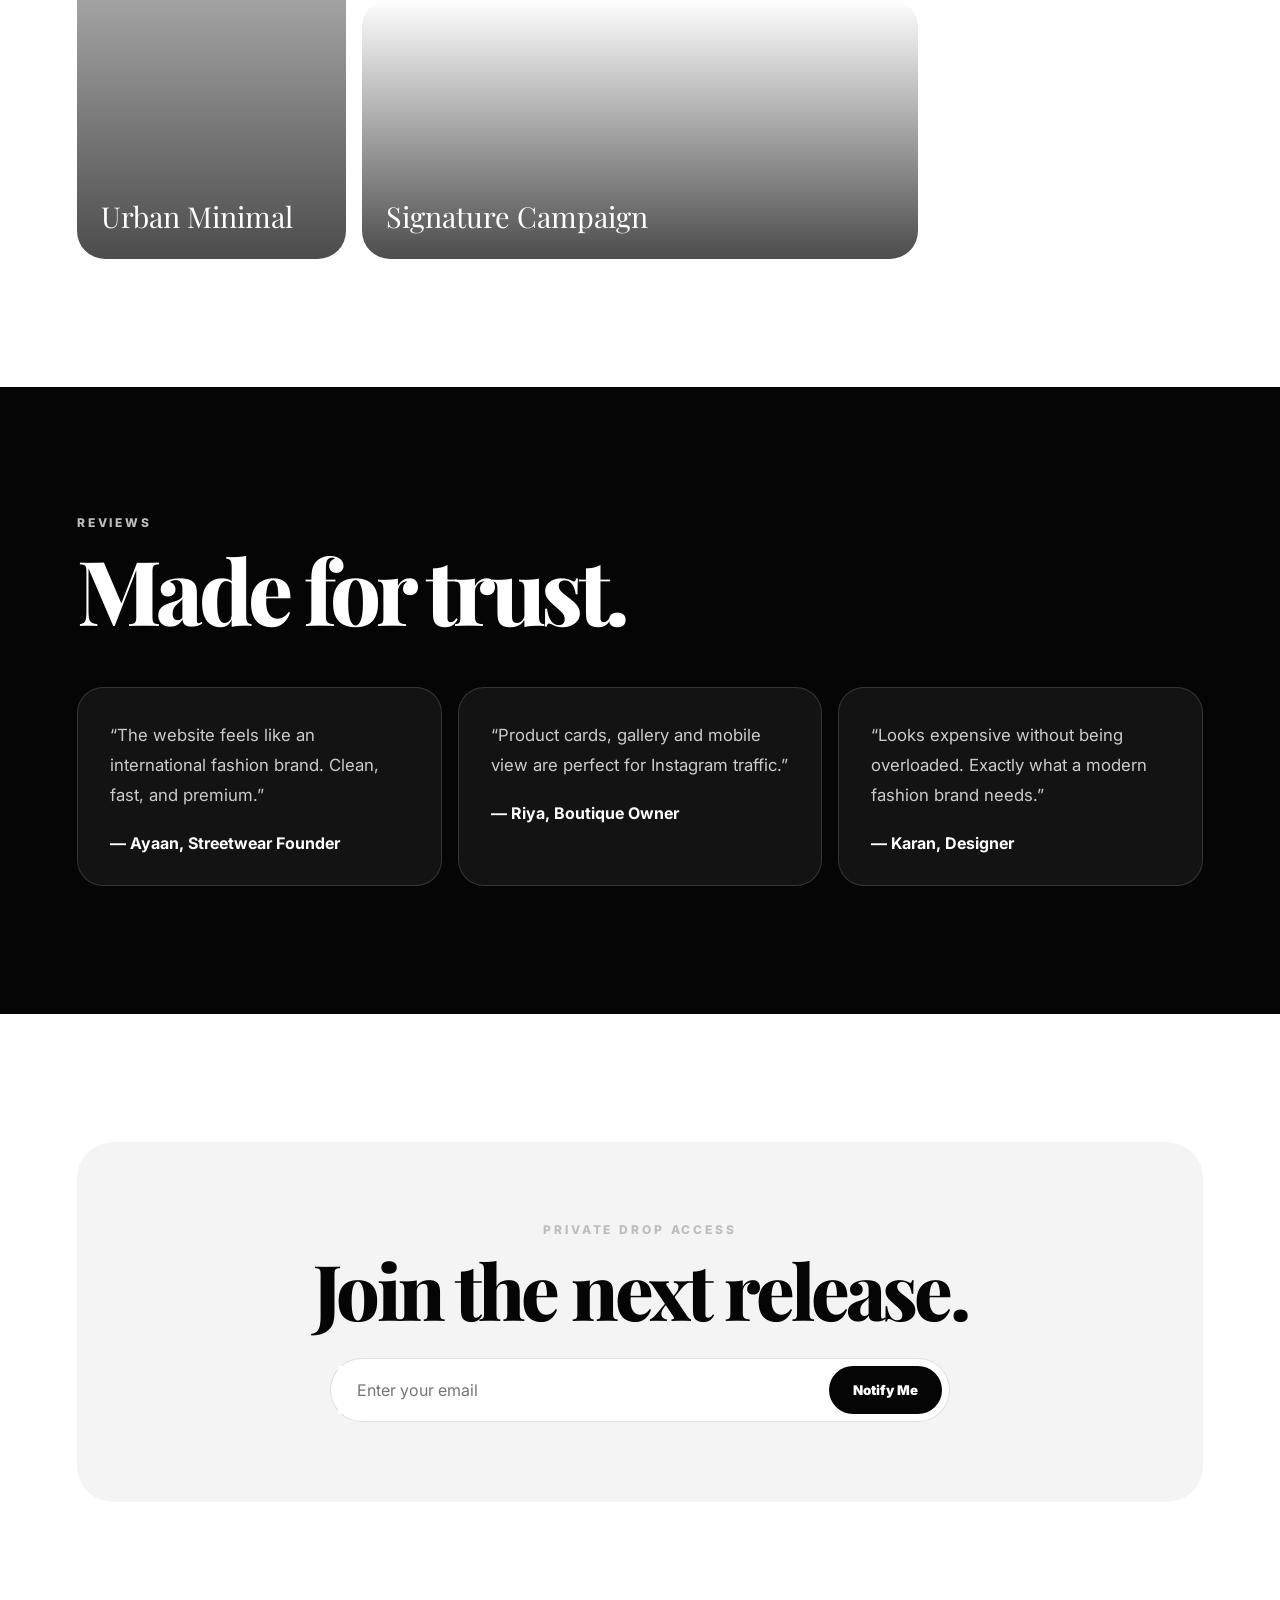
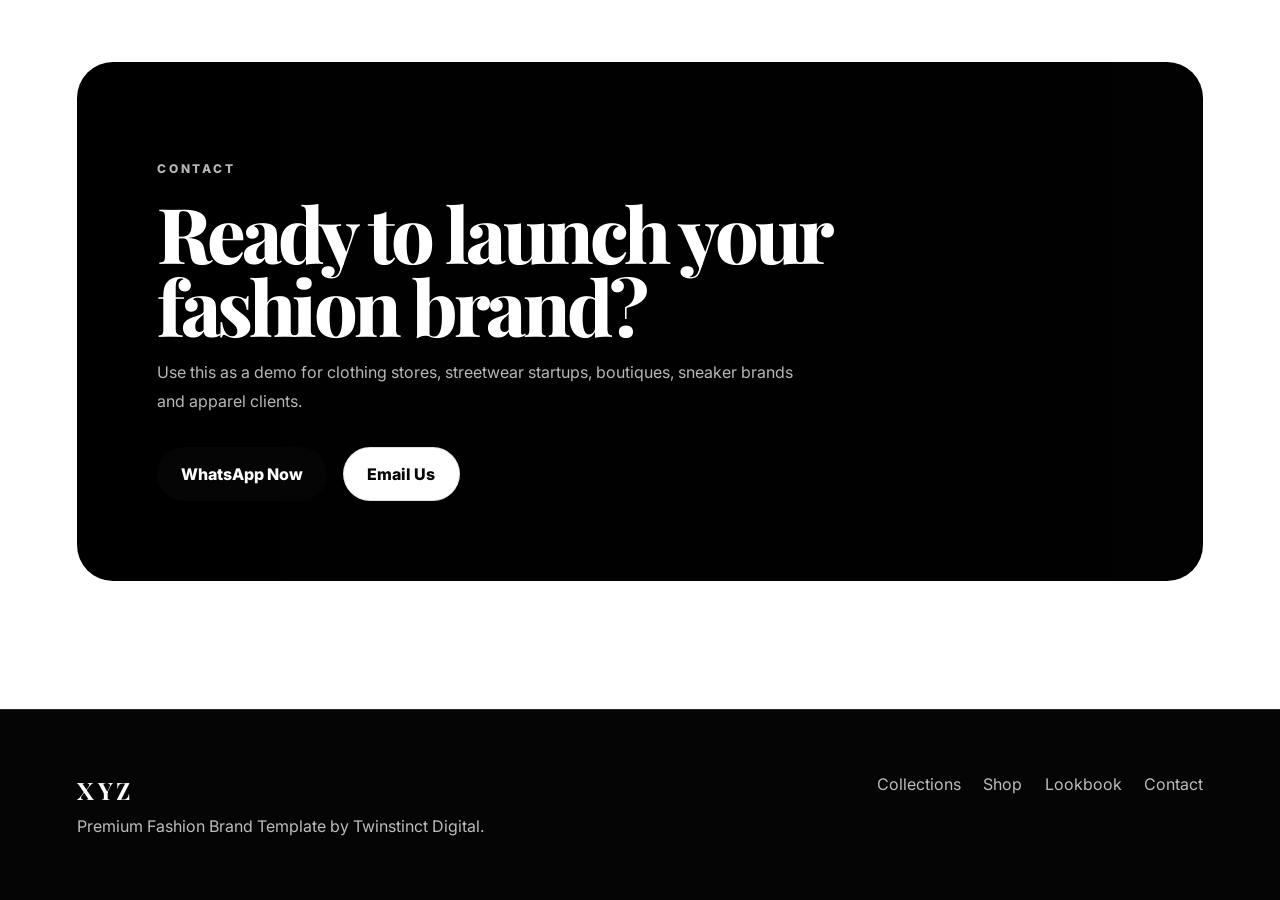
<file: demos/premium-fashion-brand-pro-template/index.html>
<!DOCTYPE html>
<html lang="en">
<head>
  <meta charset="UTF-8" />
  <meta name="viewport" content="width=device-width, initial-scale=1.0" />
  <title>XYZ — Premium Fashion Brand</title>
  <meta name="description" content="Premium black and white fashion brand website template by Twinstinct Digital." />
  <link rel="preconnect" href="https://fonts.googleapis.com">
  <link rel="preconnect" href="https://fonts.gstatic.com" crossorigin>
  <link href="https://fonts.googleapis.com/css2?family=Inter:wght@400;500;600;700;800&family=Playfair+Display:wght@600;700;800&display=swap" rel="stylesheet">
  <link rel="stylesheet" href="css/style.css" />
</head>
<body>
  <div class="loader" id="loader">
    <span>XYZ</span>
  </div>

  <div class="scroll-progress" id="scrollProgress"></div>
  <div class="cursor" id="cursor"></div>

  <header class="site-header" id="siteHeader">
    <a class="logo" href="#">XYZ</a>
    <nav class="desktop-nav">
      <a href="#collections">Collections</a>
      <a href="#drop">New Drop</a>
      <a href="#lookbook">Lookbook</a>
      <a href="#story">Story</a>
      <a href="#contact">Contact</a>
    </nav>
    <div class="nav-actions">
      <button class="icon-btn" aria-label="Search">⌕</button>
      <button class="icon-btn cart-btn" aria-label="Cart">Bag <span>2</span></button>
      <button class="menu-btn" id="menuBtn" aria-label="Open menu">☰</button>
    </div>
  </header>

  <aside class="mobile-menu" id="mobileMenu">
    <button id="closeMenu">×</button>
    <a href="#collections">Collections</a>
    <a href="#drop">New Drop</a>
    <a href="#lookbook">Lookbook</a>
    <a href="#story">Story</a>
    <a href="#contact">Contact</a>
  </aside>

  <section class="hero">
    <div class="hero-bg"></div>
    <div class="grain"></div>
    <div class="hero-content reveal">
      <p class="eyebrow">FW 2026 / Limited Drop</p>
      <h1>Luxury Streetwear<br>For Modern Icons.</h1>
      <p class="hero-subtitle">A premium fashion template built for clothing brands, streetwear labels, boutiques, and luxury apparel stores.</p>
      <div class="hero-buttons">
        <a href="#drop" class="btn primary">Shop New Drop</a>
        <a href="#lookbook" class="btn secondary">View Lookbook</a>
      </div>
    </div>
    <div class="hero-card reveal">
      <span>NEW ARRIVAL</span>
      <h3>Monochrome Oversized Jacket</h3>
      <p>Limited quantity. Designed for statement looks.</p>
      <strong>₹4,999</strong>
    </div>
    <div class="marquee">
      <div>
        <span>XYZ ESSENTIALS</span>
        <span>PREMIUM FABRIC</span>
        <span>LIMITED DROP</span>
        <span>EDITORIAL LOOKBOOK</span>
      </div>
    </div>
  </section>

  <section class="stats">
    <div class="stat reveal"><strong>25K+</strong><span>Happy Customers</span></div>
    <div class="stat reveal"><strong>4.9★</strong><span>Average Rating</span></div>
    <div class="stat reveal"><strong>48H</strong><span>Fast Dispatch</span></div>
    <div class="stat reveal"><strong>100%</strong><span>Premium Cotton</span></div>
  </section>

  <section class="section" id="collections">
    <div class="section-heading reveal">
      <p class="eyebrow">Collections</p>
      <h2>Built for every aesthetic.</h2>
      <p>Replace these categories with your client’s actual product lines.</p>
    </div>
    <div class="collection-grid">
      <article class="collection-card reveal">
        <div class="collection-image image-1"></div>
        <div>
          <h3>Streetwear</h3>
          <p>Oversized tees, cargos, hoodies and jackets.</p>
        </div>
      </article>
      <article class="collection-card reveal">
        <div class="collection-image image-2"></div>
        <div>
          <h3>Essentials</h3>
          <p>Minimal daily wear with premium comfort.</p>
        </div>
      </article>
      <article class="collection-card reveal">
        <div class="collection-image image-3"></div>
        <div>
          <h3>Accessories</h3>
          <p>Caps, bags, chains, belts and statement pieces.</p>
        </div>
      </article>
    </div>
  </section>

  <section class="section dark" id="drop">
    <div class="section-heading reveal">
      <p class="eyebrow">New Drop</p>
      <h2>Featured pieces.</h2>
      <p>Premium product cards with hover effects, sizes, prices and CTA.</p>
    </div>
    <div class="product-grid">
      <article class="product-card reveal">
        <div class="product-img p1"><span>Sale</span></div>
        <div class="product-info">
          <div>
            <h3>Oversized Noir Tee</h3>
            <p>S / M / L / XL</p>
          </div>
          <strong>₹1,499</strong>
        </div>
        <button>Add to Bag</button>
      </article>
      <article class="product-card reveal">
        <div class="product-img p2"><span>New</span></div>
        <div class="product-info">
          <div>
            <h3>Monochrome Jacket</h3>
            <p>M / L / XL</p>
          </div>
          <strong>₹4,999</strong>
        </div>
        <button>Add to Bag</button>
      </article>
      <article class="product-card reveal">
        <div class="product-img p3"><span>Hot</span></div>
        <div class="product-info">
          <div>
            <h3>Utility Cargo Pants</h3>
            <p>28 / 30 / 32 / 34</p>
          </div>
          <strong>₹2,799</strong>
        </div>
        <button>Add to Bag</button>
      </article>
      <article class="product-card reveal">
        <div class="product-img p4"><span>Limited</span></div>
        <div class="product-info">
          <div>
            <h3>Signature Hoodie</h3>
            <p>S / M / L / XL</p>
          </div>
          <strong>₹2,499</strong>
        </div>
        <button>Add to Bag</button>
      </article>
    </div>
  </section>

  <section class="split-section" id="story">
    <div class="split-image reveal"></div>
    <div class="split-content reveal">
      <p class="eyebrow">Brand Story</p>
      <h2>Not just clothing. A visual identity.</h2>
      <p>XYZ is a template concept for fashion brands that want to look premium from day one. The design focuses on bold typography, editorial layouts, product-first visuals, and fast mobile browsing.</p>
      <ul>
        <li>Premium black and white layout</li>
        <li>Mobile-first shopping experience</li>
        <li>Easy to customize for any brand</li>
      </ul>
      <a href="#contact" class="btn primary dark-btn">Launch Your Brand</a>
    </div>
  </section>

  <section class="section" id="lookbook">
    <div class="section-heading reveal">
      <p class="eyebrow">Lookbook</p>
      <h2>Editorial visuals that sell.</h2>
    </div>
    <div class="lookbook-grid">
      <div class="lookbook-item tall reveal"><span>Urban Minimal</span></div>
      <div class="lookbook-item reveal"><span>Night Drop</span></div>
      <div class="lookbook-item reveal"><span>Essentials</span></div>
      <div class="lookbook-item wide reveal"><span>Signature Campaign</span></div>
    </div>
  </section>

  <section class="testimonial-section">
    <div class="section-heading reveal">
      <p class="eyebrow">Reviews</p>
      <h2>Made for trust.</h2>
    </div>
    <div class="reviews">
      <article class="review reveal">
        <p>“The website feels like an international fashion brand. Clean, fast, and premium.”</p>
        <strong>— Ayaan, Streetwear Founder</strong>
      </article>
      <article class="review reveal">
        <p>“Product cards, gallery and mobile view are perfect for Instagram traffic.”</p>
        <strong>— Riya, Boutique Owner</strong>
      </article>
      <article class="review reveal">
        <p>“Looks expensive without being overloaded. Exactly what a modern fashion brand needs.”</p>
        <strong>— Karan, Designer</strong>
      </article>
    </div>
  </section>

  <section class="newsletter reveal">
    <p class="eyebrow">Private Drop Access</p>
    <h2>Join the next release.</h2>
    <form>
      <input type="email" placeholder="Enter your email" />
      <button type="submit">Notify Me</button>
    </form>
  </section>

  <section class="contact-section" id="contact">
    <div class="contact-card reveal">
      <p class="eyebrow">Contact</p>
      <h2>Ready to launch your fashion brand?</h2>
      <p>Use this as a demo for clothing stores, streetwear startups, boutiques, sneaker brands and apparel clients.</p>
      <div class="contact-actions">
        <a class="btn primary dark-btn" href="https://wa.me/919999999999" target="_blank">WhatsApp Now</a>
        <a class="btn secondary light-btn" href="mailto:hello@XYZbrand.com">Email Us</a>
      </div>
    </div>
  </section>

  <footer>
    <div>
      <h2>XYZ</h2>
      <p>Premium Fashion Brand Template by Twinstinct Digital.</p>
    </div>
    <div class="footer-links">
      <a href="#collections">Collections</a>
      <a href="#drop">Shop</a>
      <a href="#lookbook">Lookbook</a>
      <a href="#contact">Contact</a>
    </div>
  </footer>

  <a href="https://wa.me/919999999999" target="_blank" class="whatsapp">WhatsApp</a>

  <script src="js/main.js"></script>
</body>
</html>
</file>
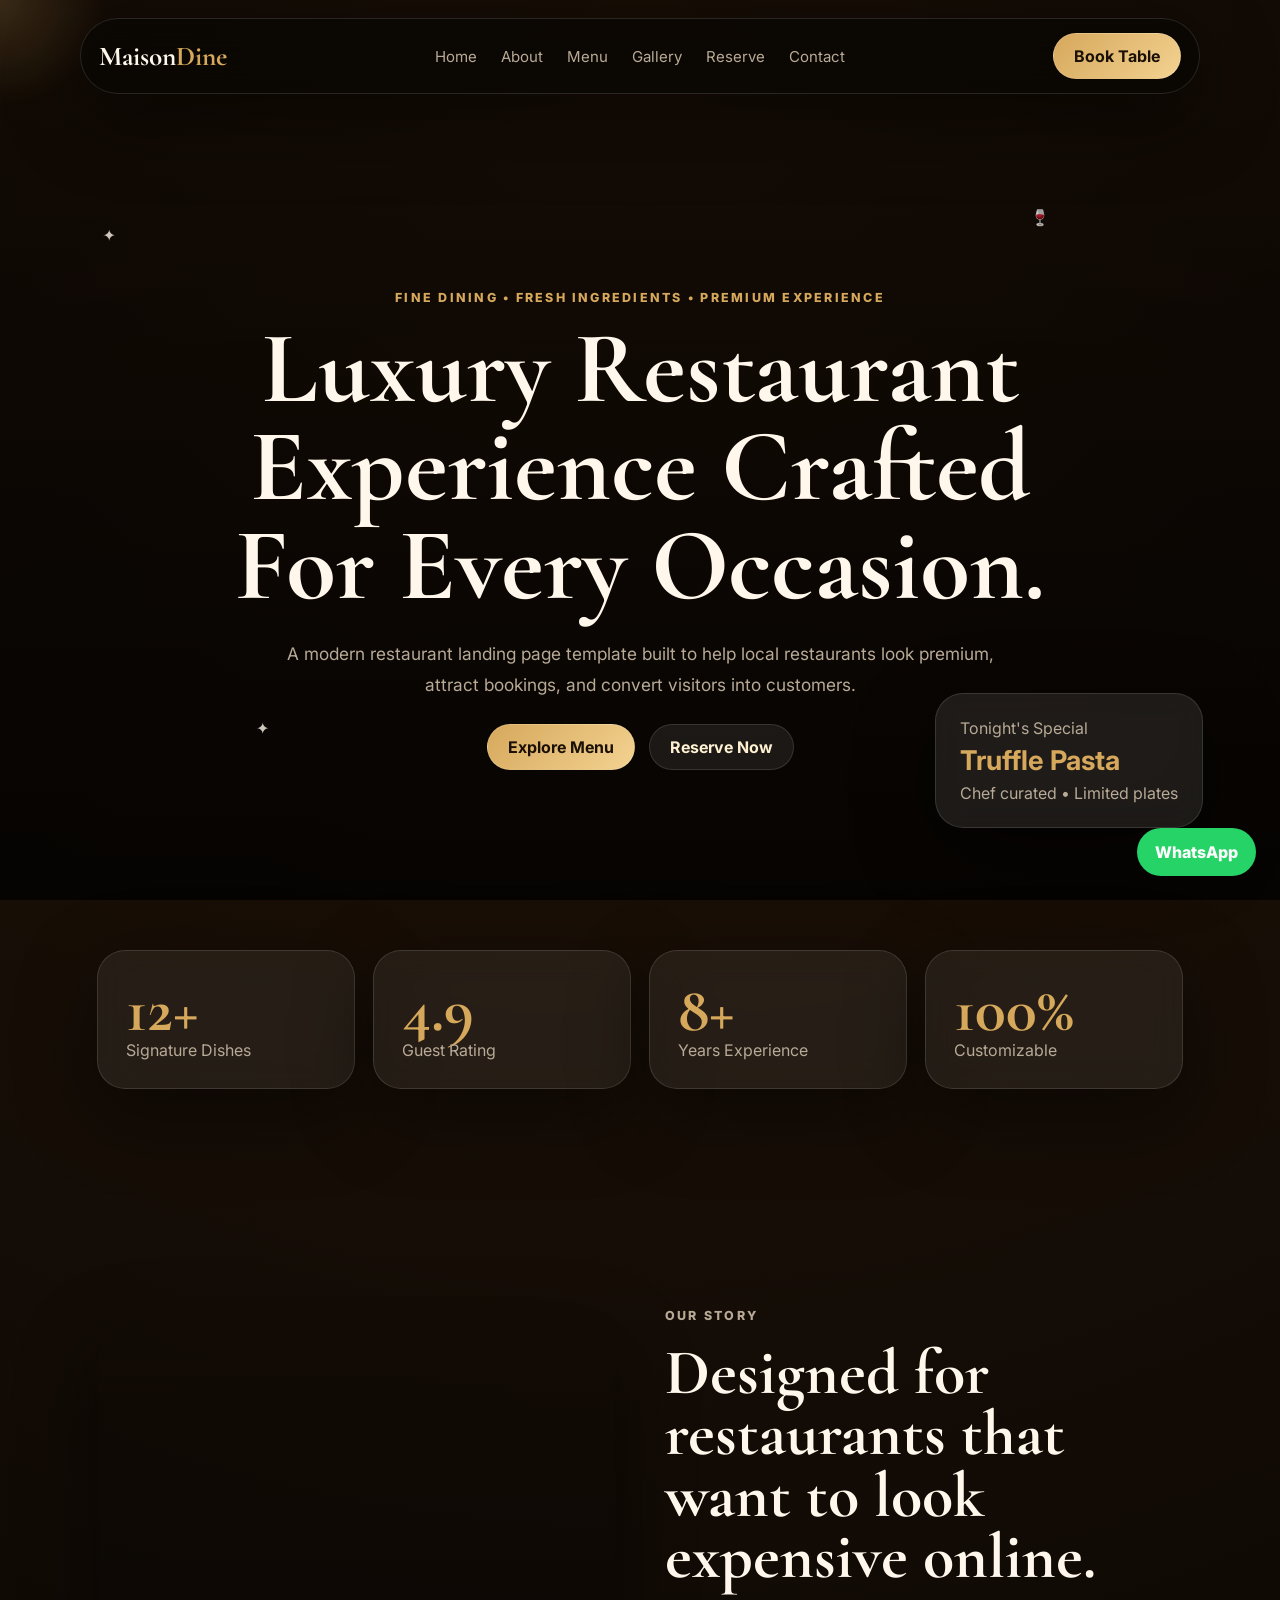
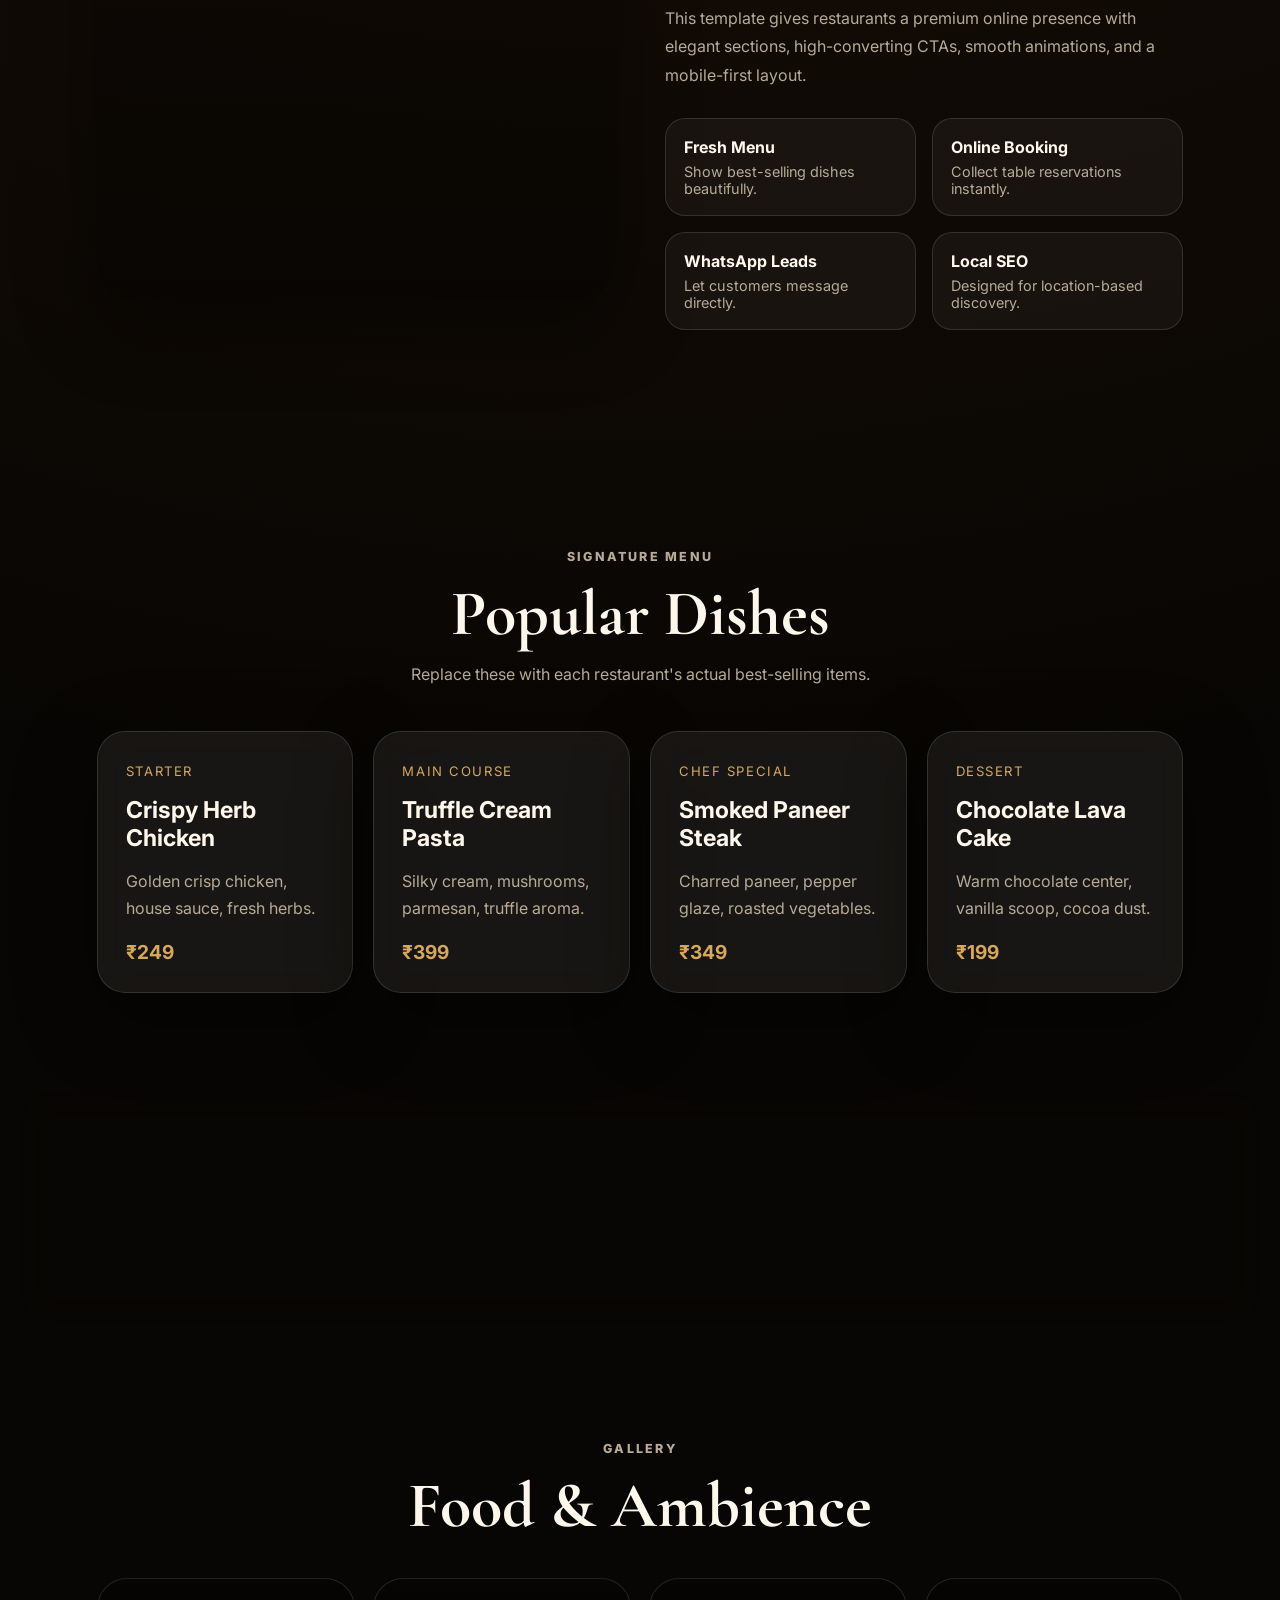
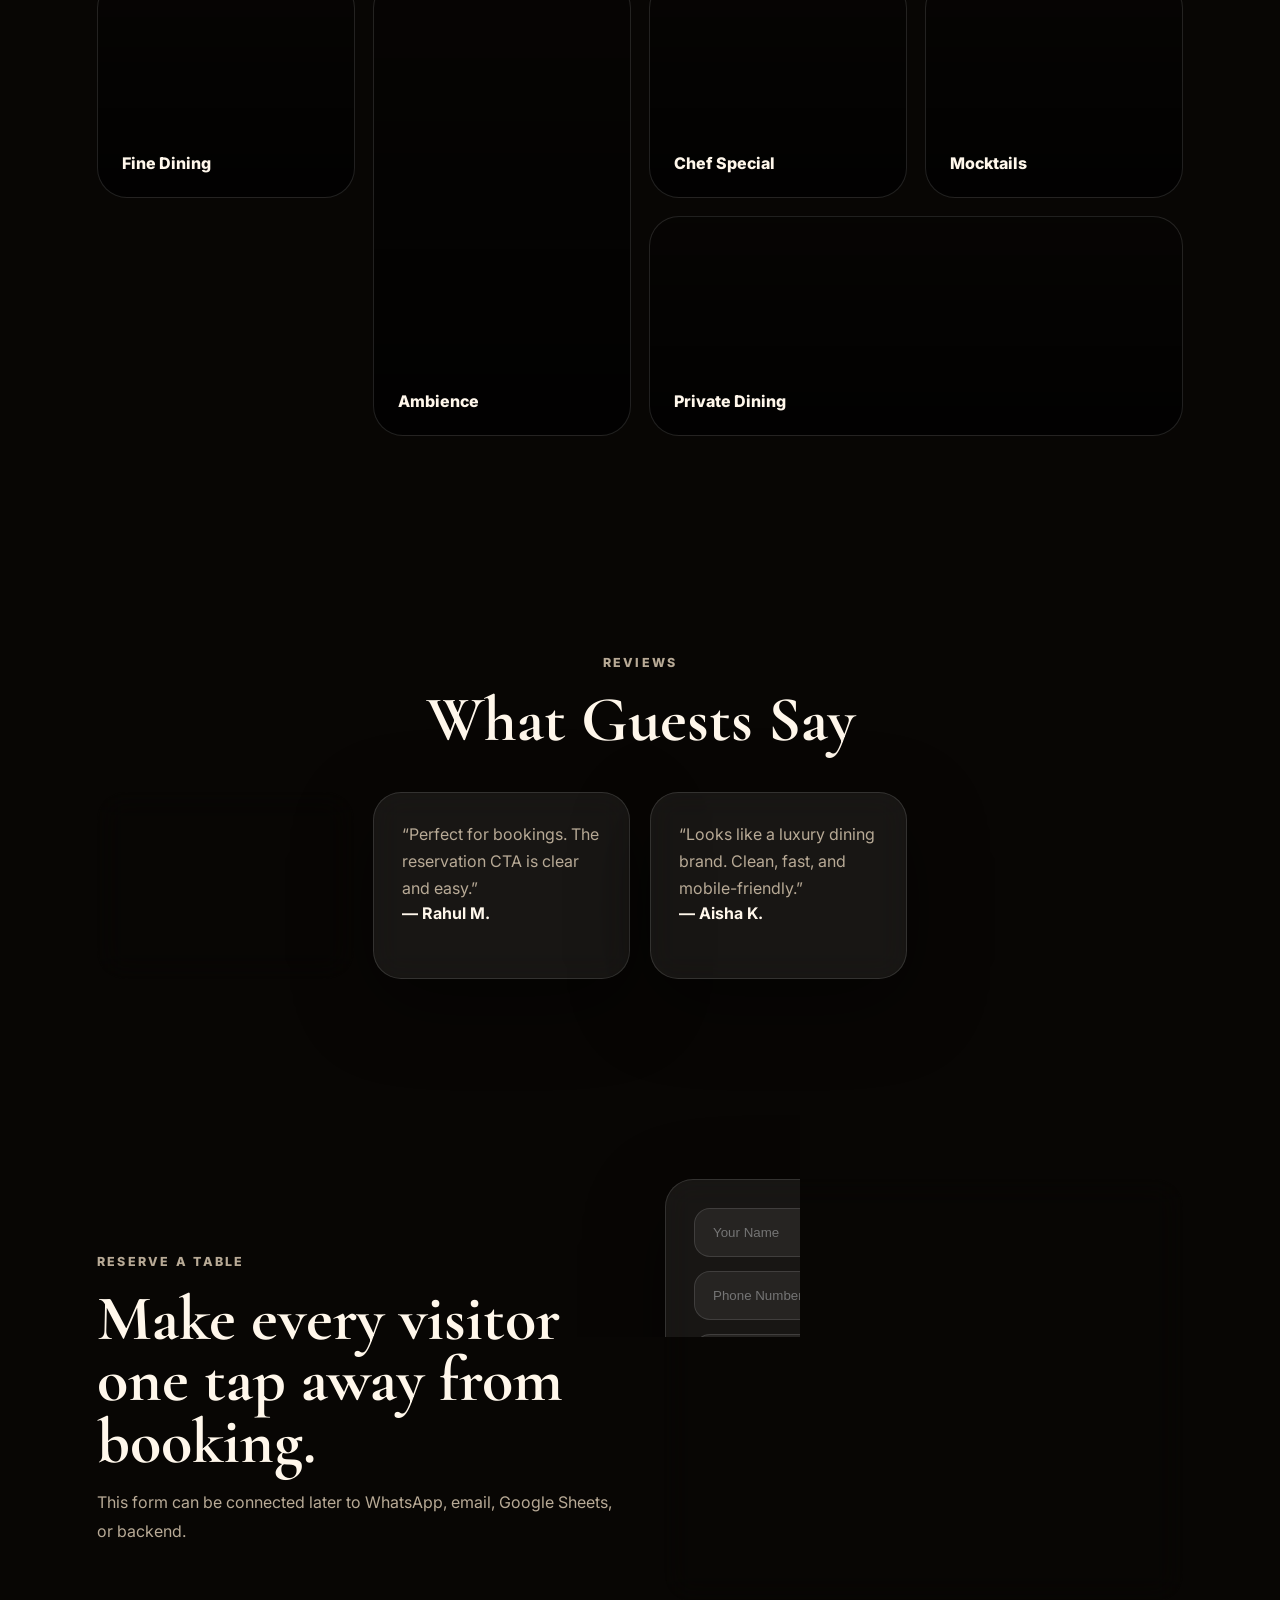
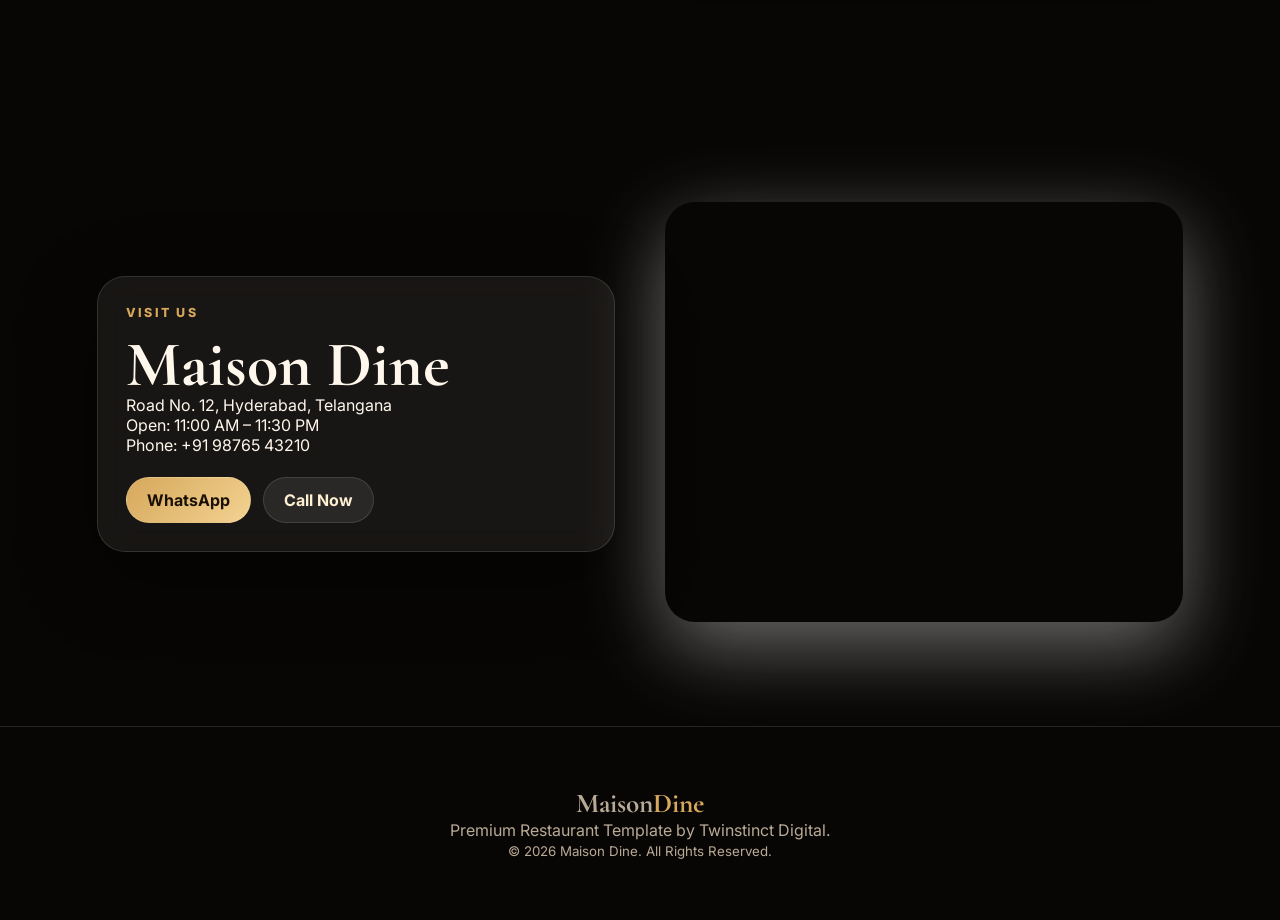
<file: demos/premium-restaurant-template/index.html>
<!DOCTYPE html>
<html lang="en">
<head>
  <meta charset="UTF-8" />
  <meta name="viewport" content="width=device-width, initial-scale=1.0" />
  <title>Maison Dine | Premium Restaurant Template</title>
  <meta name="description" content="A premium restaurant website template by Twinstinct Digital." />
  <link rel="preconnect" href="https://fonts.googleapis.com">
  <link rel="preconnect" href="https://fonts.gstatic.com" crossorigin>
  <link href="https://fonts.googleapis.com/css2?family=Cormorant+Garamond:wght@500;600;700&family=Inter:wght@400;500;600;700&display=swap" rel="stylesheet">
  <link rel="stylesheet" href="css/style.css" />
</head>
<body>
  <div class="cursor-glow"></div>
  <div class="scroll-progress" id="scrollProgress"></div>

  <header class="navbar" id="navbar">
    <a href="#home" class="logo">Maison<span>Dine</span></a>
    <nav class="nav-links" id="navLinks">
      <a href="#home">Home</a>
      <a href="#about">About</a>
      <a href="#menu">Menu</a>
      <a href="#gallery">Gallery</a>
      <a href="#reserve">Reserve</a>
      <a href="#contact">Contact</a>
    </nav>
    <a href="#reserve" class="nav-cta">Book Table</a>
    <button class="menu-toggle" id="menuToggle">☰</button>
  </header>

  <main>
    <section class="hero" id="home">
      <div class="hero-overlay"></div>
      <div class="floating-item item-1">✦</div>
      <div class="floating-item item-2">🍷</div>
      <div class="floating-item item-3">✦</div>
      <div class="hero-content reveal">
        <p class="eyebrow">Fine Dining • Fresh Ingredients • Premium Experience</p>
        <h1>Luxury Restaurant Experience Crafted For Every Occasion.</h1>
        <p class="hero-text">A modern restaurant landing page template built to help local restaurants look premium, attract bookings, and convert visitors into customers.</p>
        <div class="hero-actions">
          <a href="#menu" class="btn primary">Explore Menu</a>
          <a href="#reserve" class="btn secondary">Reserve Now</a>
        </div>
      </div>
      <div class="hero-card reveal delay">
        <p>Tonight's Special</p>
        <h3>Truffle Pasta</h3>
        <span>Chef curated • Limited plates</span>
      </div>
    </section>

    <section class="section stats reveal">
      <div><h2>12+</h2><p>Signature Dishes</p></div>
      <div><h2>4.9</h2><p>Guest Rating</p></div>
      <div><h2>8+</h2><p>Years Experience</p></div>
      <div><h2>100%</h2><p>Customizable</p></div>
    </section>

    <section class="section about" id="about">
      <div class="about-img reveal"></div>
      <div class="about-content reveal">
        <p class="eyebrow">Our Story</p>
        <h2>Designed for restaurants that want to look expensive online.</h2>
        <p>This template gives restaurants a premium online presence with elegant sections, high-converting CTAs, smooth animations, and a mobile-first layout.</p>
        <div class="feature-grid">
          <div><strong>Fresh Menu</strong><span>Show best-selling dishes beautifully.</span></div>
          <div><strong>Online Booking</strong><span>Collect table reservations instantly.</span></div>
          <div><strong>WhatsApp Leads</strong><span>Let customers message directly.</span></div>
          <div><strong>Local SEO</strong><span>Designed for location-based discovery.</span></div>
        </div>
      </div>
    </section>

    <section class="section menu" id="menu">
      <div class="section-head reveal">
        <p class="eyebrow">Signature Menu</p>
        <h2>Popular Dishes</h2>
        <p>Replace these with each restaurant's actual best-selling items.</p>
      </div>
      <div class="menu-grid">
        <article class="menu-card reveal"><span>Starter</span><h3>Crispy Herb Chicken</h3><p>Golden crisp chicken, house sauce, fresh herbs.</p><strong>₹249</strong></article>
        <article class="menu-card reveal"><span>Main Course</span><h3>Truffle Cream Pasta</h3><p>Silky cream, mushrooms, parmesan, truffle aroma.</p><strong>₹399</strong></article>
        <article class="menu-card reveal"><span>Chef Special</span><h3>Smoked Paneer Steak</h3><p>Charred paneer, pepper glaze, roasted vegetables.</p><strong>₹349</strong></article>
        <article class="menu-card reveal"><span>Dessert</span><h3>Chocolate Lava Cake</h3><p>Warm chocolate center, vanilla scoop, cocoa dust.</p><strong>₹199</strong></article>
      </div>
    </section>

    <section class="section offer reveal">
      <div>
        <p class="eyebrow">Special Offer</p>
        <h2>Weekend Dining Combo</h2>
        <p>Perfect section for limited-time offers, buffet deals, lunch combos, or festival menus.</p>
      </div>
      <a href="#reserve" class="btn primary">Claim Offer</a>
    </section>

    <section class="section gallery" id="gallery">
      <div class="section-head reveal">
        <p class="eyebrow">Gallery</p>
        <h2>Food & Ambience</h2>
      </div>
      <div class="gallery-grid">
        <div class="g-card reveal">Fine Dining</div>
        <div class="g-card tall reveal">Ambience</div>
        <div class="g-card reveal">Chef Special</div>
        <div class="g-card reveal">Mocktails</div>
        <div class="g-card wide reveal">Private Dining</div>
      </div>
    </section>

    <section class="section testimonials">
      <div class="section-head reveal">
        <p class="eyebrow">Reviews</p>
        <h2>What Guests Say</h2>
      </div>
      <div class="review-grid">
        <div class="review-card reveal"><p>“Beautiful ambience, amazing food, and the website makes the restaurant look premium.”</p><strong>— Priya S.</strong></div>
        <div class="review-card reveal"><p>“Perfect for bookings. The reservation CTA is clear and easy.”</p><strong>— Rahul M.</strong></div>
        <div class="review-card reveal"><p>“Looks like a luxury dining brand. Clean, fast, and mobile-friendly.”</p><strong>— Aisha K.</strong></div>
      </div>
    </section>

    <section class="section reserve" id="reserve">
      <div class="reserve-content reveal">
        <p class="eyebrow">Reserve A Table</p>
        <h2>Make every visitor one tap away from booking.</h2>
        <p>This form can be connected later to WhatsApp, email, Google Sheets, or backend.</p>
      </div>
      <form class="booking-form reveal">
        <input type="text" placeholder="Your Name" required>
        <input type="tel" placeholder="Phone Number" required>
        <input type="date" required>
        <input type="time" required>
        <select required>
          <option value="">Guests</option>
          <option>2 Guests</option>
          <option>4 Guests</option>
          <option>6 Guests</option>
          <option>8+ Guests</option>
        </select>
        <button class="btn primary" type="submit">Book Reservation</button>
      </form>
    </section>

    <section class="section contact" id="contact">
      <div class="contact-card reveal">
        <p class="eyebrow">Visit Us</p>
        <h2>Maison Dine</h2>
        <p>Road No. 12, Hyderabad, Telangana</p>
        <p>Open: 11:00 AM – 11:30 PM</p>
        <p>Phone: +91 98765 43210</p>
        <div class="contact-actions">
          <a class="btn primary" href="https://wa.me/919876543210" target="_blank">WhatsApp</a>
          <a class="btn secondary" href="tel:+919876543210">Call Now</a>
        </div>
      </div>
      <div class="map reveal">
        <iframe title="Google Map" src="https://www.google.com/maps?q=Hyderabad%20restaurant&output=embed" loading="lazy"></iframe>
      </div>
    </section>
  </main>

  <a href="https://wa.me/919876543210" class="whatsapp" target="_blank">WhatsApp</a>
  <button class="top-btn" id="topBtn">↑</button>

  <footer>
    <h3>Maison<span>Dine</span></h3>
    <p>Premium Restaurant Template by Twinstinct Digital.</p>
    <small>© 2026 Maison Dine. All Rights Reserved.</small>
  </footer>

  <script src="js/main.js"></script>
</body>
</html>
</file>
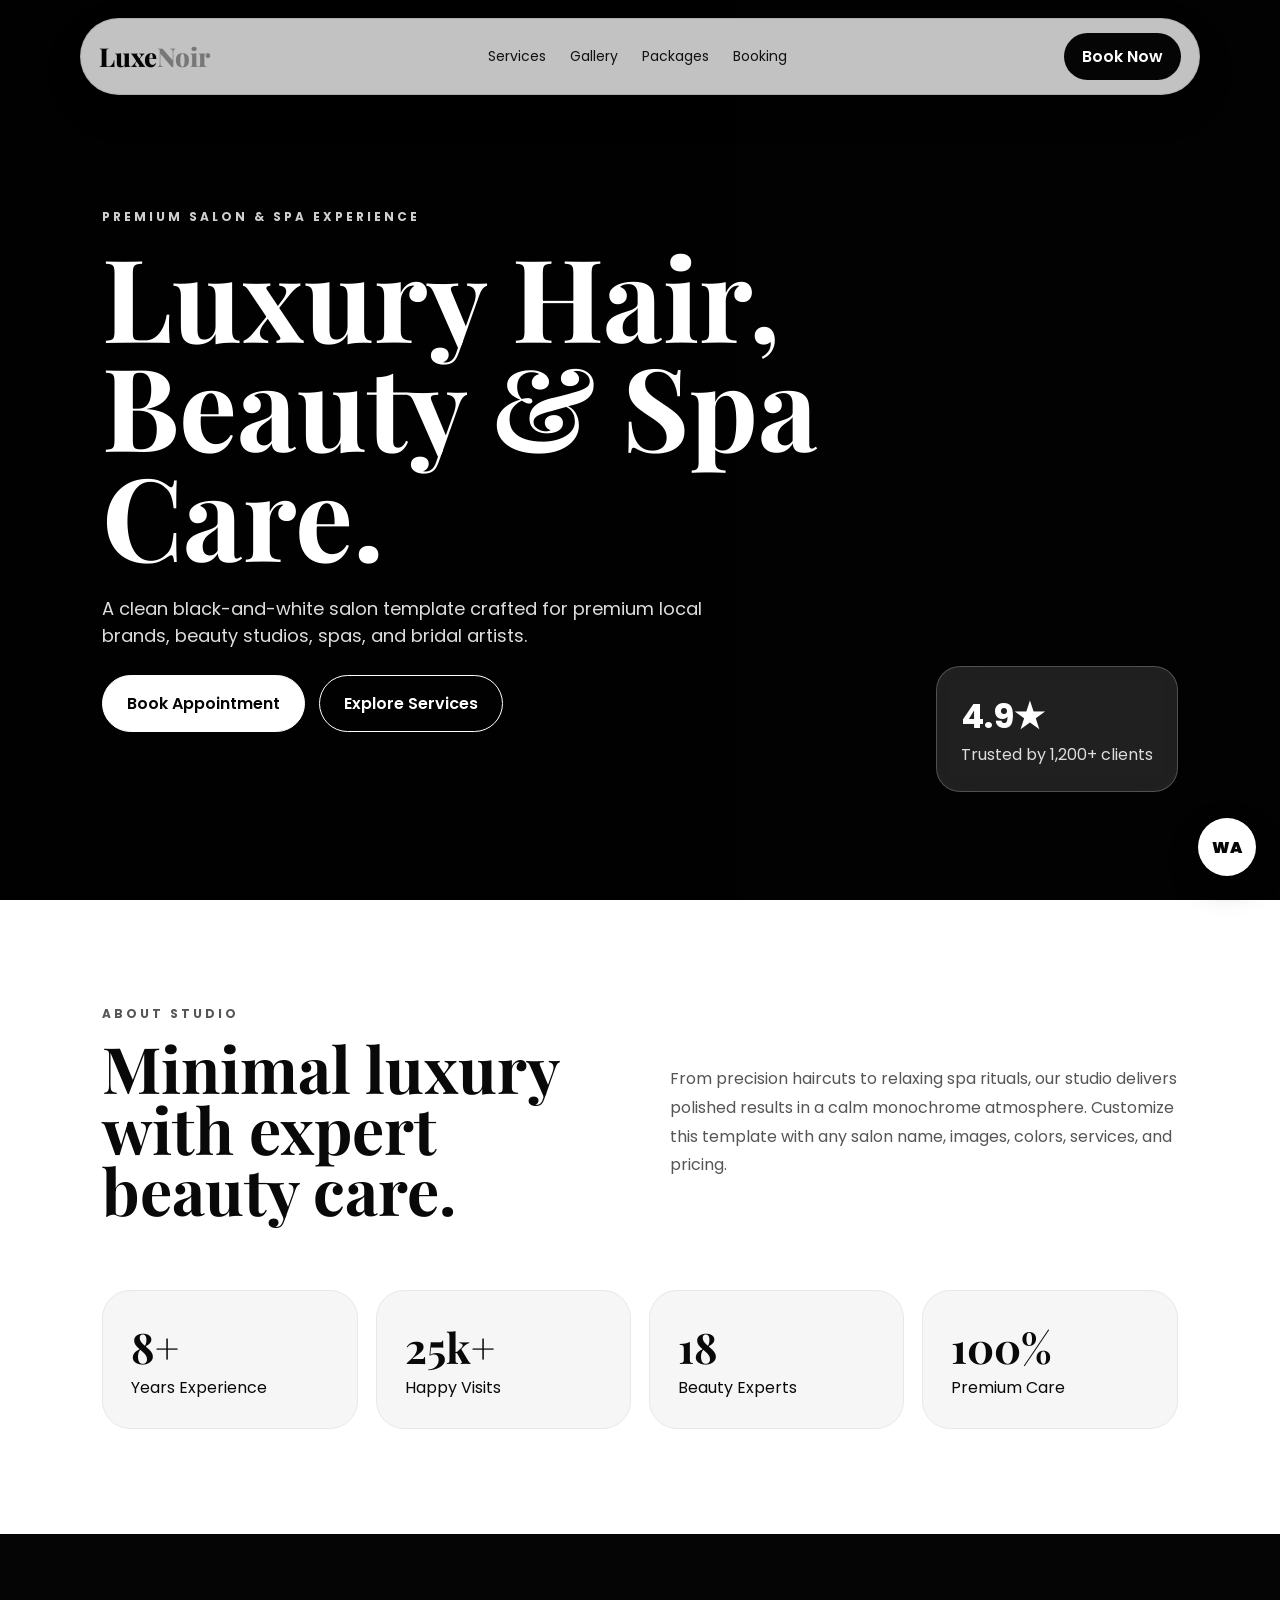
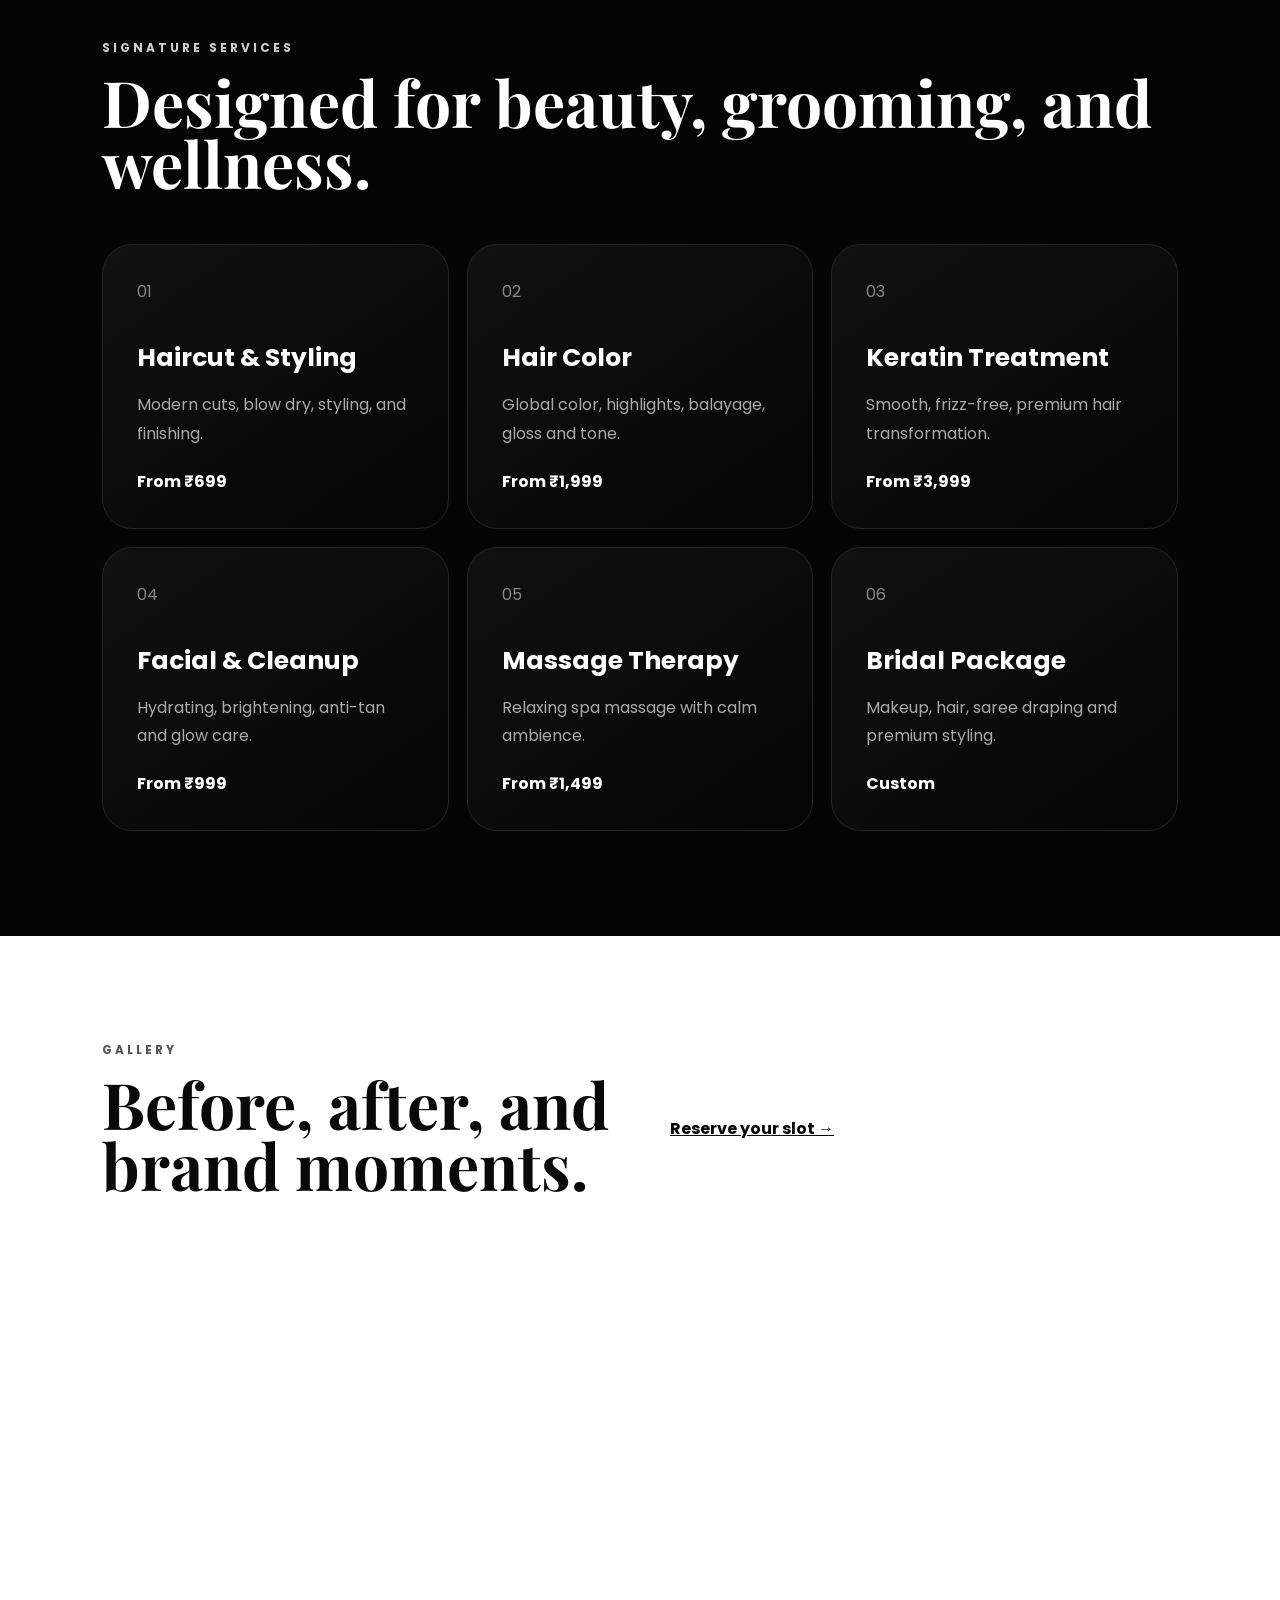
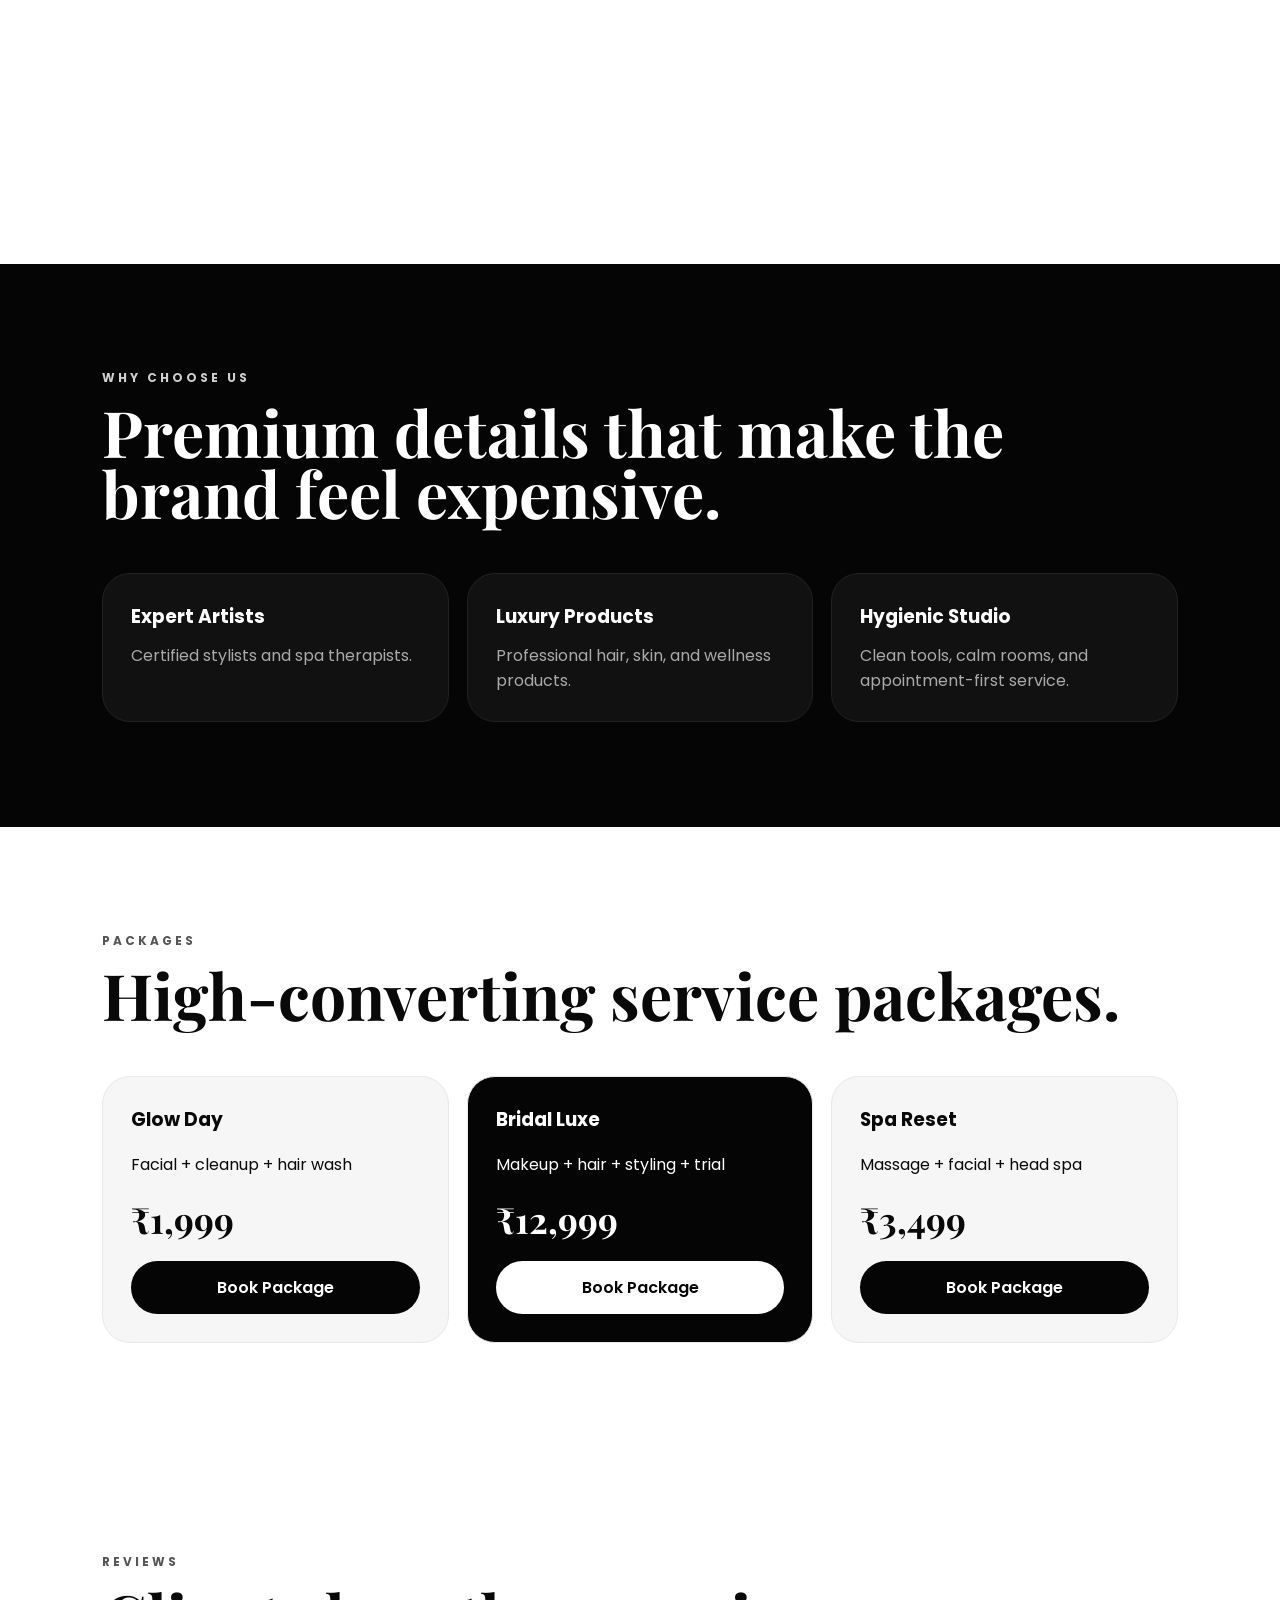
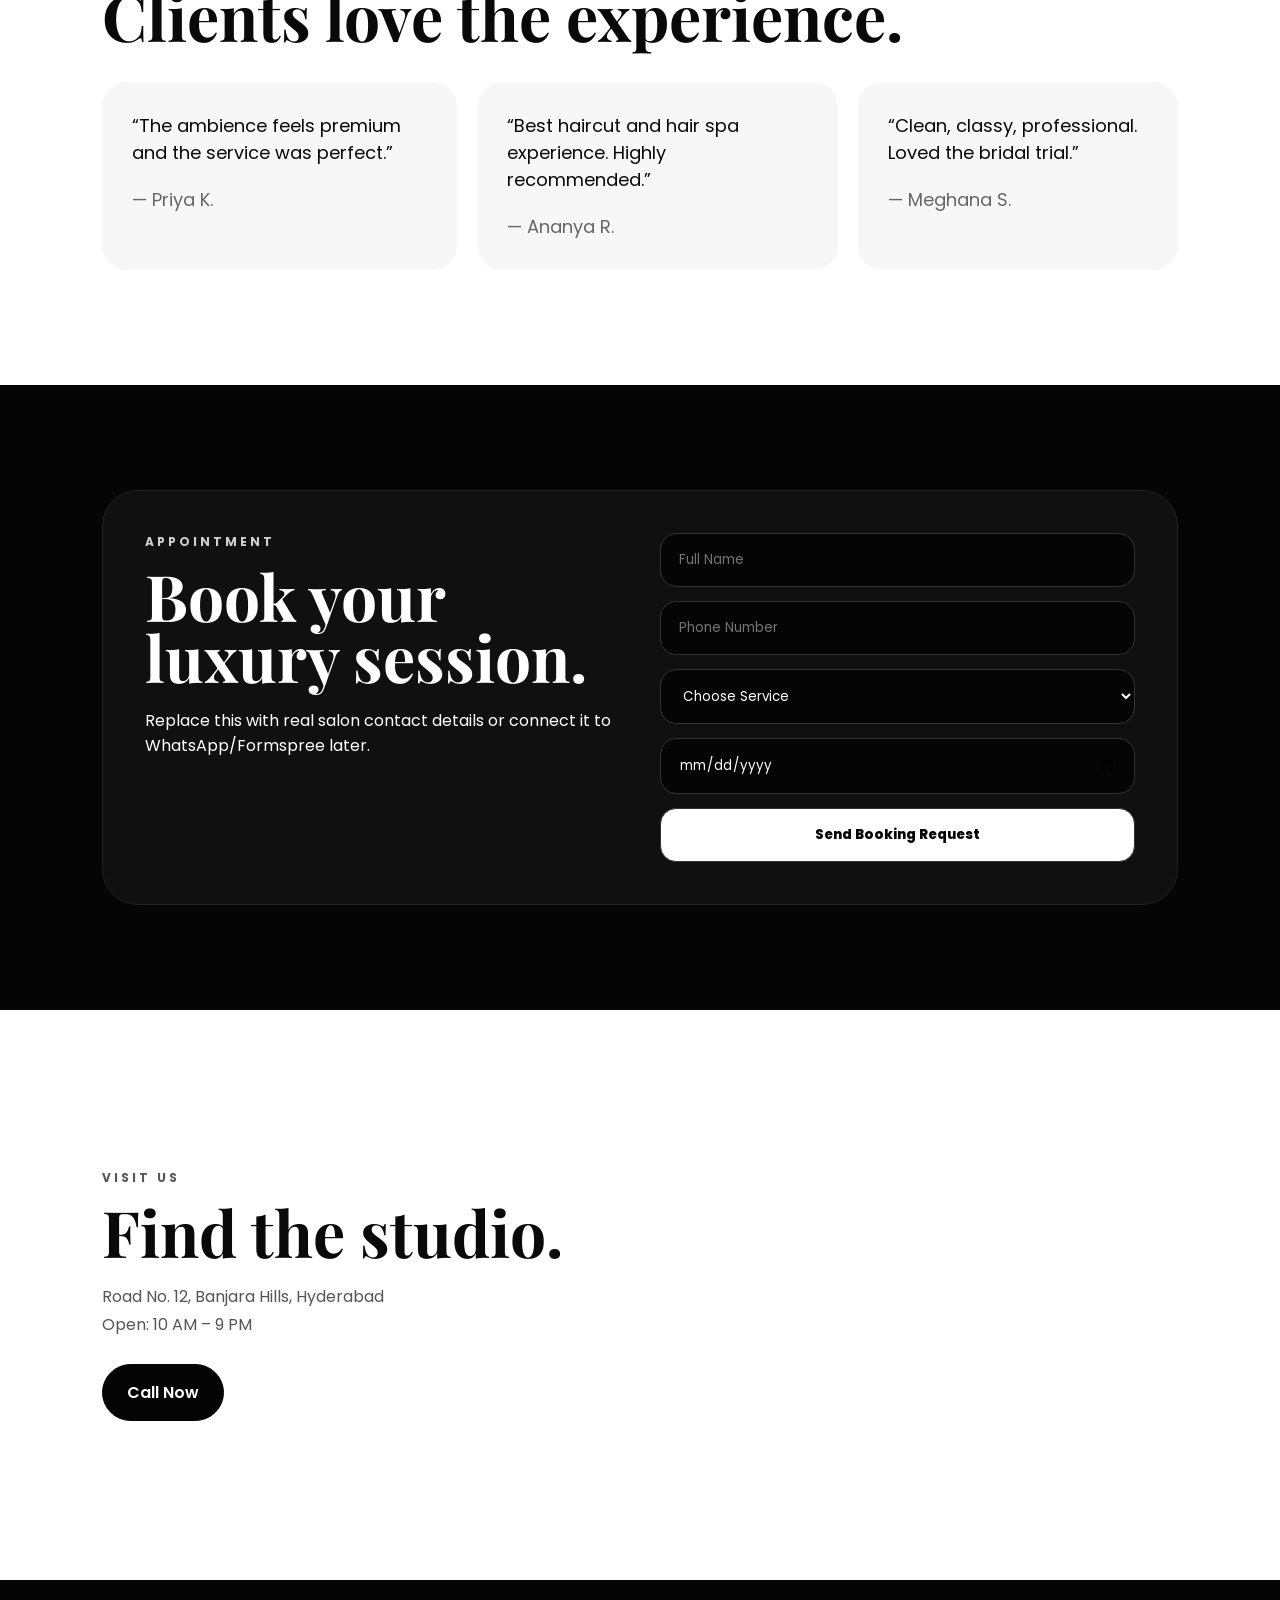
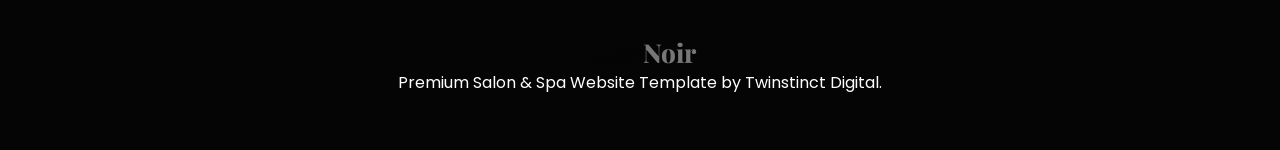
<file: demos/premium-restaurant-template/premium-salon-spa-bw-template/premium-salon-spa-bw-template/index.html>
<!DOCTYPE html>
<html lang="en">
<head>
  <meta charset="UTF-8" />
  <meta name="viewport" content="width=device-width, initial-scale=1.0" />
  <title>Luxe Noir Salon & Spa</title>
  <link rel="preconnect" href="https://fonts.googleapis.com">
  <link rel="preconnect" href="https://fonts.gstatic.com" crossorigin>
  <link href="https://fonts.googleapis.com/css2?family=Playfair+Display:wght@600;700;800&family=Poppins:wght@300;400;500;600;700&display=swap" rel="stylesheet">
  <link rel="stylesheet" href="css/style.css" />
</head>
<body>
  <div class="loader"><span>Luxe Noir</span></div>
  <div class="progress"></div>

  <header class="navbar">
    <a class="brand" href="#home">Luxe<span>Noir</span></a>
    <nav>
      <a href="#services">Services</a>
      <a href="#gallery">Gallery</a>
      <a href="#plans">Packages</a>
      <a href="#booking">Booking</a>
    </nav>
    <a class="nav-cta" href="#booking">Book Now</a>
  </header>

  <section class="hero" id="home">
    <div class="hero-bg"></div>
    <div class="hero-content reveal">
      <p class="eyebrow">Premium Salon & Spa Experience</p>
      <h1>Luxury Hair, Beauty & Spa Care.</h1>
      <p class="hero-text">A clean black-and-white salon template crafted for premium local brands, beauty studios, spas, and bridal artists.</p>
      <div class="hero-actions">
        <a class="btn primary" href="#booking">Book Appointment</a>
        <a class="btn secondary" href="#services">Explore Services</a>
      </div>
    </div>
    <div class="floating-card reveal">
      <strong>4.9★</strong>
      <span>Trusted by 1,200+ clients</span>
    </div>
  </section>

  <section class="section about">
    <div class="split">
      <div class="reveal">
        <p class="eyebrow dark">About Studio</p>
        <h2>Minimal luxury with expert beauty care.</h2>
      </div>
      <p class="muted reveal">From precision haircuts to relaxing spa rituals, our studio delivers polished results in a calm monochrome atmosphere. Customize this template with any salon name, images, colors, services, and pricing.</p>
    </div>
    <div class="stats">
      <div><h3>8+</h3><p>Years Experience</p></div>
      <div><h3>25k+</h3><p>Happy Visits</p></div>
      <div><h3>18</h3><p>Beauty Experts</p></div>
      <div><h3>100%</h3><p>Premium Care</p></div>
    </div>
  </section>

  <section class="section black" id="services">
    <p class="eyebrow">Signature Services</p>
    <h2>Designed for beauty, grooming, and wellness.</h2>
    <div class="cards">
      <article class="service-card reveal"><span>01</span><h3>Haircut & Styling</h3><p>Modern cuts, blow dry, styling, and finishing.</p><b>From ₹699</b></article>
      <article class="service-card reveal"><span>02</span><h3>Hair Color</h3><p>Global color, highlights, balayage, gloss and tone.</p><b>From ₹1,999</b></article>
      <article class="service-card reveal"><span>03</span><h3>Keratin Treatment</h3><p>Smooth, frizz-free, premium hair transformation.</p><b>From ₹3,999</b></article>
      <article class="service-card reveal"><span>04</span><h3>Facial & Cleanup</h3><p>Hydrating, brightening, anti-tan and glow care.</p><b>From ₹999</b></article>
      <article class="service-card reveal"><span>05</span><h3>Massage Therapy</h3><p>Relaxing spa massage with calm ambience.</p><b>From ₹1,499</b></article>
      <article class="service-card reveal"><span>06</span><h3>Bridal Package</h3><p>Makeup, hair, saree draping and premium styling.</p><b>Custom</b></article>
    </div>
  </section>

  <section class="section gallery" id="gallery">
    <div class="section-head">
      <div><p class="eyebrow dark">Gallery</p><h2>Before, after, and brand moments.</h2></div>
      <a class="text-link" href="#booking">Reserve your slot →</a>
    </div>
    <div class="gallery-grid">
      <div class="photo tall reveal"></div>
      <div class="photo reveal"></div>
      <div class="photo reveal"></div>
      <div class="photo wide reveal"></div>
    </div>
  </section>

  <section class="section black">
    <p class="eyebrow">Why Choose Us</p>
    <h2>Premium details that make the brand feel expensive.</h2>
    <div class="features">
      <div class="reveal"><h3>Expert Artists</h3><p>Certified stylists and spa therapists.</p></div>
      <div class="reveal"><h3>Luxury Products</h3><p>Professional hair, skin, and wellness products.</p></div>
      <div class="reveal"><h3>Hygienic Studio</h3><p>Clean tools, calm rooms, and appointment-first service.</p></div>
    </div>
  </section>

  <section class="section" id="plans">
    <p class="eyebrow dark">Packages</p>
    <h2>High-converting service packages.</h2>
    <div class="plans">
      <div class="plan reveal"><h3>Glow Day</h3><p>Facial + cleanup + hair wash</p><strong>₹1,999</strong><a href="#booking">Book Package</a></div>
      <div class="plan featured reveal"><h3>Bridal Luxe</h3><p>Makeup + hair + styling + trial</p><strong>₹12,999</strong><a href="#booking">Book Package</a></div>
      <div class="plan reveal"><h3>Spa Reset</h3><p>Massage + facial + head spa</p><strong>₹3,499</strong><a href="#booking">Book Package</a></div>
    </div>
  </section>

  <section class="section testimonials">
    <p class="eyebrow dark">Reviews</p>
    <h2>Clients love the experience.</h2>
    <div class="review-track">
      <div class="review">“The ambience feels premium and the service was perfect.”<span>— Priya K.</span></div>
      <div class="review">“Best haircut and hair spa experience. Highly recommended.”<span>— Ananya R.</span></div>
      <div class="review">“Clean, classy, professional. Loved the bridal trial.”<span>— Meghana S.</span></div>
    </div>
  </section>

  <section class="section booking black" id="booking">
    <div class="booking-card reveal">
      <div>
        <p class="eyebrow">Appointment</p>
        <h2>Book your luxury session.</h2>
        <p>Replace this with real salon contact details or connect it to WhatsApp/Formspree later.</p>
      </div>
      <form>
        <input type="text" placeholder="Full Name" required>
        <input type="tel" placeholder="Phone Number" required>
        <select required>
          <option value="">Choose Service</option>
          <option>Haircut & Styling</option>
          <option>Hair Color</option>
          <option>Facial</option>
          <option>Spa Massage</option>
          <option>Bridal Package</option>
        </select>
        <input type="date" required>
        <button type="submit">Send Booking Request</button>
      </form>
    </div>
  </section>

  <section class="section contact">
    <div>
      <p class="eyebrow dark">Visit Us</p>
      <h2>Find the studio.</h2>
      <p class="muted">Road No. 12, Banjara Hills, Hyderabad<br>Open: 10 AM – 9 PM</p>
      <a class="btn primary black-btn" href="tel:+919999999999">Call Now</a>
    </div>
    <iframe title="map" src="https://www.google.com/maps?q=Hyderabad&output=embed" loading="lazy"></iframe>
  </section>

  <footer>
    <h2>Luxe<span>Noir</span></h2>
    <p>Premium Salon & Spa Website Template by Twinstinct Digital.</p>
  </footer>

  <a class="whatsapp" href="https://wa.me/919999999999" target="_blank" aria-label="WhatsApp">WA</a>
  <script src="js/main.js"></script>
</body>
</html>
</file>
<file: style.css>
* {
    margin: 0;
    padding: 0;
    box-sizing: border-box;
}

html {
    scroll-behavior: smooth;
}

body {
    font-family: Arial, sans-serif;
    background: #000;
    color: #fff;
    overflow-x: hidden;
}

/* Navbar */
.navbar {
    width: 90%;
    max-width: 1200px;
    position: fixed;
    top: 20px;
    left: 50%;
    transform: translateX(-50%);
    padding: 18px 30px;
    display: flex;
    justify-content: space-between;
    align-items: center;
    background: rgba(15, 15, 15, 0.75);
    backdrop-filter: blur(20px);
    border: 1px solid rgba(255,255,255,0.08);
    border-radius: 20px;
    z-index: 1000;
    transition: 0.35s ease;
}

.navbar.scrolled {
    top: 10px;
    padding: 14px 28px;
    background: rgba(8,8,8,0.92);
    box-shadow: 0 15px 50px rgba(0,0,0,0.45);
}

.logo {
    font-size: 22px;
    font-weight: 900;
    letter-spacing: -1px;
    white-space: nowrap;
}

.logo span {
    color: #aaa;
    margin-left: 4px;
}

.navbar nav {
    display: flex;
    gap: 32px;
}

.navbar nav a {
    position: relative;
    color: #bdbdbd;
    text-decoration: none;
    font-weight: 600;
    font-size: 14px;
    transition: 0.3s;
}

.navbar nav a:hover {
    color: #fff;
}

.navbar nav a::after {
    content: '';
    position: absolute;
    left: 0;
    bottom: -8px;
    width: 0;
    height: 2px;
    background: #fff;
    transition: 0.3s;
}

.navbar nav a:hover::after {
    width: 100%;
}

.nav-btn {
    padding: 12px 22px;
    background: #fff;
    color: #000;
    border-radius: 999px;
    text-decoration: none;
    font-weight: 800;
    transition: 0.3s;
}

.nav-btn:hover,
.btn:hover,
.cta-btn:hover {
    transform: translateY(-5px);
}

/* Mobile Menu */
.menu-btn {
    display: none;
    background: transparent;
    border: none;
    color: white;
    font-size: 28px;
    cursor: pointer;
}

.mobile-menu {
    position: fixed;
    top: 92px;
    left: 50%;
    transform: translateX(-50%);
    width: 90%;
    max-width: 1200px;
    background: rgba(10,10,10,0.96);
    border: 1px solid rgba(255,255,255,.1);
    border-radius: 18px;
    display: flex;
    flex-direction: column;
    max-height: 0;
    overflow: hidden;
    transition: .4s ease;
    z-index: 999;
}

.mobile-menu.active {
    max-height: 400px;
}

.mobile-menu a {
    padding: 18px 24px;
    color: #cfcfcf;
    text-decoration: none;
    border-bottom: 1px solid rgba(255,255,255,.05);
}

.mobile-menu a:hover {
    color: #fff;
    background: #111;
}

/* Hero */
.hero {
    min-height: 100vh;
    padding: 160px 8% 80px;
    display: grid;
    grid-template-columns: 1.2fr 0.8fr;
    align-items: center;
    gap: 60px;
    position: relative;
    overflow: hidden;
    background:
        radial-gradient(circle at 15% 20%, rgba(255,255,255,0.12), transparent 28%),
        radial-gradient(circle at 90% 80%, rgba(255,255,255,0.08), transparent 28%),
        #000;
}

.hero::before {
    content: '';
    position: absolute;
    width: 700px;
    height: 700px;
    background: radial-gradient(circle, rgba(255,255,255,.08), transparent 70%);
    top: -250px;
    right: -150px;
    pointer-events: none;
}

.hero-content {
    animation: fadeUp 1s ease forwards;
    position: relative;
    z-index: 2;
}

.tagline {
    display: inline-block;
    padding: 10px 18px;
    border: 1px solid rgba(255,255,255,0.3);
    background: rgba(255,255,255,0.06);
    color: #fff;
    border-radius: 999px;
    font-weight: 700;
    font-size: 14px;
    margin-bottom: 26px;
}

.hero h1 {
    font-size: clamp(48px, 8vw, 92px);
    line-height: 1;
    font-weight: 900;
    letter-spacing: -4px;
    margin-bottom: 26px;
}

.hero h1 span {
    color: #bdbdbd;
}

.hero-text {
    max-width: 620px;
    color: #b5b5b5;
    font-size: 18px;
    line-height: 1.8;
    margin-bottom: 36px;
}

.hero-buttons,
.contact-buttons {
    display: flex;
    gap: 16px;
    flex-wrap: wrap;
}

.btn,
.cta-btn {
    display: inline-block;
    padding: 16px 30px;
    border-radius: 999px;
    text-decoration: none;
    font-weight: 800;
    transition: 0.3s;
}

.primary,
.cta-btn {
    background: #fff;
    color: #000;
    box-shadow: 0 0 35px rgba(255,255,255,0.18);
}

.secondary {
    border: 1px solid rgba(255,255,255,0.45);
    color: #fff;
}

.secondary:hover {
    background: #fff;
    color: #000;
}

.hero-card {
    padding: 28px;
    border-radius: 28px;
    background: rgba(18,18,18,0.9);
    border: 1px solid rgba(255,255,255,0.14);
    backdrop-filter: blur(20px);
    box-shadow: 0 30px 90px rgba(255,255,255,0.08);
    animation: float 4s ease-in-out infinite;
    position: relative;
    z-index: 2;
}

.card-row {
    display: flex;
    justify-content: space-between;
    align-items: center;
    padding: 22px 4px;
    border-bottom: 1px solid rgba(255,255,255,0.1);
}

.card-row:last-child {
    border-bottom: none;
}

.card-row span {
    color: #fff;
    font-weight: 700;
    font-size: 18px;
}

.card-row strong {
    color: #aaa;
    font-size: 22px;
}

/* Sections */
.services,
.featured-work,
.why-section,
.process-section,
.testimonials,
.contact-section {
    padding: 100px 8%;
    background: #000;
}

.section-header {
    text-align: center;
    max-width: 820px;
    margin: 0 auto 60px;
}

.section-header p {
    color: #aaa;
    font-weight: 800;
    letter-spacing: 2px;
    text-transform: uppercase;
    margin-bottom: 14px;
}

.section-header h2 {
    font-size: clamp(36px, 5vw, 64px);
    line-height: 1;
    font-weight: 900;
    letter-spacing: -2px;
}

/* Services */
.services-grid {
    display: grid;
    grid-template-columns: repeat(3, 1fr);
    gap: 24px;
    max-width: 1200px;
    margin: auto;
}

.service-card {
    min-height: 280px;
    padding: 30px;
    border-radius: 24px;
    background: #111;
    border: 1px solid rgba(255,255,255,0.12);
    transition: 0.35s;
}

.service-card span {
    color: #777;
    font-size: 12px;
    font-weight: 900;
}

.service-card h3 {
    margin: 18px 0 12px;
    font-size: 23px;
    line-height: 1.15;
    color: #fff;
}

.service-card p {
    color: #aaa;
    font-size: 15px;
    line-height: 1.65;
}

.coming-soon {
    opacity: .85;
}

/* Work */
.work-showcase {
    display: flex;
    flex-direction: column;
    gap: 24px;
}

.showcase-card {
    background: #0f0f0f;
    border: 1px solid rgba(255,255,255,0.1);
    border-radius: 32px;
    padding: 50px;
    transition: 0.35s;
}

.showcase-card span {
    color: #777;
    font-size: 14px;
    font-weight: 900;
    letter-spacing: 2px;
}

.showcase-card h3 {
    font-size: clamp(28px,4vw,48px);
    margin: 18px 0;
    font-weight: 900;
}

.showcase-card p {
    max-width: 700px;
    color: #9f9f9f;
    line-height: 1.8;
    font-size: 16px;
}

/* Why */
.why-grid,
.process-container,
.testimonial-grid {
    display: grid;
    grid-template-columns: repeat(3, 1fr);
    gap: 24px;
}

.why-card,
.process-card,
.testimonial-card {
    padding: 40px;
    border-radius: 28px;
    background: #111;
    border: 1px solid rgba(255,255,255,0.12);
    transition: 0.35s;
}

.why-card h3,
.process-card h3 {
    font-size: 26px;
    margin-bottom: 16px;
    color: #fff;
}

.why-card p,
.process-card p {
    color: #aaa;
    line-height: 1.8;
}

/* Process */
.process-card span {
    font-size: 64px;
    font-weight: 900;
    color: #222;
    display: block;
    margin-bottom: 20px;
}

/* CTA */
.cta-banner {
    margin: 100px 8%;
    padding: 100px 40px;
    text-align: center;
    border-radius: 40px;
    background:
        radial-gradient(circle at center, rgba(255,255,255,.08), transparent 60%),
        #0d0d0d;
    border: 1px solid rgba(255,255,255,.1);
}

.cta-banner p {
    color: #888;
    text-transform: uppercase;
    letter-spacing: 2px;
    font-weight: 700;
    margin-bottom: 20px;
}

.cta-banner h2 {
    max-width: 900px;
    margin: auto;
    font-size: clamp(42px,6vw,82px);
    line-height: 1;
    font-weight: 900;
    margin-bottom: 40px;
}

/* Testimonials */
.testimonial-card p {
    color: #d4d4d4;
    line-height: 1.8;
    margin-bottom: 28px;
    font-size: 16px;
}

.testimonial-card h4 {
    color: #fff;
    font-size: 20px;
    margin-bottom: 6px;
}

.testimonial-card span {
    color: #888;
    font-size: 14px;
}

/* Contact */
.contact-content {
    max-width: 900px;
    margin: auto;
    text-align: center;
}

.contact-content p {
    color: #888;
    text-transform: uppercase;
    letter-spacing: 2px;
    font-weight: 800;
    margin-bottom: 18px;
}

.contact-content h2 {
    font-size: clamp(42px, 6vw, 82px);
    line-height: 1;
    font-weight: 900;
    margin-bottom: 24px;
}

.contact-content span {
    display: block;
    color: #aaa;
    max-width: 600px;
    margin: 0 auto 36px;
    line-height: 1.8;
}

.contact-buttons {
    justify-content: center;
}

/* Footer */
.footer {
    padding: 34px 8%;
    border-top: 1px solid rgba(255,255,255,.12);
    display: flex;
    justify-content: space-between;
    align-items: center;
    color: #888;
}

.footer-links {
    display: flex;
    gap: 20px;
}

.footer-links a {
    text-decoration: none;
    color: #888;
    transition: .3s;
}

.footer-links a:hover {
    color: #fff;
}

/* Hover Effects */
.service-card:hover,
.showcase-card:hover,
.why-card:hover,
.process-card:hover,
.testimonial-card:hover {
    transform: translateY(-10px);
    background: #161616;
    border-color: rgba(255,255,255,0.35);
    box-shadow: 0 25px 70px rgba(255,255,255,0.08);
}

/* Scroll Reveal */
.service-card,
.showcase-card,
.why-card,
.process-card,
.testimonial-card,
.cta-banner,
.contact-content {
    opacity: 0;
    transform: translateY(40px);
}

.service-card.show,
.showcase-card.show,
.why-card.show,
.process-card.show,
.testimonial-card.show,
.cta-banner.show,
.contact-content.show {
    opacity: 1;
    transform: translateY(0);
}

/* Animations */
@keyframes fadeUp {
    from {
        opacity: 0;
        transform: translateY(40px);
    }
    to {
        opacity: 1;
        transform: translateY(0);
    }
}

@keyframes float {
    0%, 100% {
        transform: translateY(0);
    }
    50% {
        transform: translateY(-18px);
    }
}

/* Responsive */
@media(max-width: 1000px) {
    .navbar nav,
    .nav-btn {
        display: none;
    }

    .menu-btn {
        display: block;
    }

    .hero {
        grid-template-columns: 1fr;
        padding-top: 150px;
    }

    .hero h1 {
        letter-spacing: -2px;
    }

    .services-grid,
    .why-grid,
    .process-container,
    .testimonial-grid {
        grid-template-columns: repeat(2, 1fr);
    }
}

@media(max-width: 600px) {
    .services-grid,
    .why-grid,
    .process-container,
    .testimonial-grid {
        grid-template-columns: 1fr;
    }

    .footer {
        flex-direction: column;
        gap: 18px;
        text-align: center;
    }

    .footer-links {
        flex-wrap: wrap;
        justify-content: center;
    }

    .hero h1 {
        font-size: 48px;
    }

    .showcase-card,
    .cta-banner {
        padding: 38px 26px;
    }
}

.service-card,
.showcase-card,
.why-card,
.process-card,
.testimonial-card,
.hero-card {
    animation: subtleFloat 5s ease-in-out infinite;
}

.service-card:nth-child(2),
.showcase-card:nth-child(2),
.why-card:nth-child(2),
.process-card:nth-child(2),
.testimonial-card:nth-child(2) {
    animation-delay: .4s;
}

.service-card:nth-child(3),
.showcase-card:nth-child(3),
.why-card:nth-child(3),
.process-card:nth-child(3),
.testimonial-card:nth-child(3) {
    animation-delay: .8s;
}

.service-card:hover,
.showcase-card:hover,
.why-card:hover,
.process-card:hover,
.testimonial-card:hover,
.hero-card:hover {
    transform: translateY(-14px) scale(1.03);
    box-shadow: 0 35px 90px rgba(255,255,255,.12);
}

@keyframes subtleFloat {
    0%, 100% {
        translate: 0 0;
    }
    50% {
        translate: 0 -8px;
    }
}
.cursor-glow {
    position: fixed;
    width: 320px;
    height: 320px;
    border-radius: 50%;
    background: radial-gradient(circle, rgba(255,255,255,.12), transparent 65%);
    pointer-events: none;
    transform: translate(-50%, -50%);
    z-index: 1;
    transition: .08s linear;
}

/* Updated Demo Template Gallery */
.demo-section {
    padding: 100px 8%;
    background: #000;
}

.demo-grid {
    display: grid;
    grid-template-columns: repeat(3, 1fr);
    gap: 28px;
    max-width: 1200px;
    margin: auto;
}

.demo-card {
    background: #111;
    border: 1px solid rgba(255,255,255,.1);
    border-radius: 30px;
    padding: 34px;
    transition: .35s;
    animation: subtleFloat 5s ease-in-out infinite;
}

.demo-card:hover {
    transform: translateY(-14px) scale(1.03);
    border-color: rgba(255,255,255,.35);
    box-shadow: 0 35px 90px rgba(255,255,255,.12);
}

.demo-tag {
    display: inline-block;
    color: #888;
    font-size: 12px;
    font-weight: 900;
    letter-spacing: 2px;
    text-transform: uppercase;
    margin-bottom: 18px;
}

.demo-card h3 {
    font-size: 27px;
    margin-bottom: 16px;
    color: #fff;
}

.demo-card p {
    color: #aaa;
    line-height: 1.7;
    margin-bottom: 28px;
}

.demo-buttons {
    display: flex;
    gap: 14px;
    flex-wrap: wrap;
}

@media(max-width:1000px) {
    .demo-grid {
        grid-template-columns: repeat(2, 1fr);
    }
}

@media(max-width:650px) {
    .demo-grid {
        grid-template-columns: 1fr;
    }
}
</file>
<file: demos/premium-cafe-template/css/style.css>
:root{
  --bg:#120d09;
  --panel:#1d1510;
  --cream:#f8ead2;
  --muted:#c9ad8f;
  --brown:#b9824a;
  --gold:#e7b56f;
  --white:#fffaf2;
  --glass:rgba(255,255,255,.08);
  --line:rgba(255,255,255,.14);
  --shadow:0 30px 90px rgba(0,0,0,.45);
}
*{box-sizing:border-box;margin:0;padding:0}
html{scroll-behavior:smooth}
body{font-family:Inter,sans-serif;background:radial-gradient(circle at top left,#3a2416 0,#120d09 38%,#090604 100%);color:var(--cream);overflow-x:hidden}
a{text-decoration:none;color:inherit}
.cursor-glow{position:fixed;width:280px;height:280px;border-radius:50%;background:rgba(231,181,111,.13);filter:blur(55px);pointer-events:none;z-index:1;transform:translate(-50%,-50%)}
.scroll-progress{position:fixed;top:0;left:0;height:3px;background:linear-gradient(90deg,var(--brown),var(--gold));z-index:999;width:0%}
.site-header{position:fixed;top:18px;left:50%;transform:translateX(-50%);width:min(1120px,92%);display:flex;align-items:center;justify-content:space-between;padding:14px 18px;background:rgba(18,13,9,.62);border:1px solid var(--line);backdrop-filter:blur(18px);border-radius:999px;z-index:50;box-shadow:var(--shadow)}
.logo{display:flex;align-items:center;gap:10px;font-weight:800;letter-spacing:.5px}.logo span{display:grid;place-items:center;width:34px;height:34px;border-radius:50%;background:linear-gradient(135deg,var(--gold),var(--brown));color:#1a0f08;font-family:'Playfair Display',serif}
.nav-links{display:flex;align-items:center;gap:22px;font-size:14px;color:var(--muted)}.nav-links a:hover{color:var(--white)}.nav-cta{padding:10px 16px;border-radius:999px;background:var(--cream);color:#1a0f08!important;font-weight:800}.menu-toggle{display:none;background:none;border:0;color:var(--cream);font-size:26px}
.hero{min-height:100vh;display:grid;grid-template-columns:1.1fr .9fr;align-items:center;gap:50px;padding:130px 8% 80px;position:relative}.eyebrow{text-transform:uppercase;letter-spacing:3px;color:var(--gold);font-weight:800;font-size:12px;margin-bottom:14px}.hero h1,.section h2{font-family:'Playfair Display',serif;font-size:clamp(44px,7vw,92px);line-height:.94;letter-spacing:-2px}.hero-text{max-width:620px;margin:24px 0;color:var(--muted);font-size:18px;line-height:1.8}.hero-actions,.contact-actions{display:flex;gap:14px;flex-wrap:wrap}.btn{display:inline-flex;align-items:center;justify-content:center;padding:14px 22px;border-radius:999px;font-weight:800;border:1px solid var(--line);transition:.3s}.btn.primary{background:linear-gradient(135deg,var(--gold),var(--brown));color:#1b0f08;box-shadow:0 15px 40px rgba(231,181,111,.22)}.btn.ghost{background:rgba(255,255,255,.06);color:var(--cream)}.btn:hover{transform:translateY(-4px)}.hero-stats{display:flex;gap:18px;flex-wrap:wrap;margin-top:34px}.hero-stats div{padding:16px 20px;border:1px solid var(--line);border-radius:22px;background:rgba(255,255,255,.05)}.hero-stats strong{display:block;font-size:24px}.hero-stats span{font-size:13px;color:var(--muted)}
.hero-visual{display:flex;justify-content:center}.glass{background:var(--glass);border:1px solid var(--line);backdrop-filter:blur(20px);box-shadow:var(--shadow)}.coffee-card{position:relative;width:min(390px,90vw);min-height:500px;border-radius:42px;padding:42px;text-align:center;display:flex;flex-direction:column;align-items:center;justify-content:end;overflow:hidden}.coffee-card:before{content:"";position:absolute;inset:22px;border-radius:32px;background:radial-gradient(circle at top,#56331f,transparent 60%);z-index:-1}.cup{width:190px;height:160px;border-radius:0 0 80px 80px;background:linear-gradient(145deg,#f8ead2,#b9824a);margin-bottom:45px;position:relative}.cup:after{content:"";position:absolute;right:-48px;top:35px;width:65px;height:65px;border:14px solid #d8a469;border-left:0;border-radius:0 50% 50% 0}.steam{position:absolute;top:80px;display:flex;gap:18px}.steam span{width:12px;height:90px;border-radius:50%;background:linear-gradient(transparent,rgba(255,255,255,.55),transparent);animation:steam 2.6s infinite ease-in-out}.steam span:nth-child(2){animation-delay:.4s}.steam span:nth-child(3){animation-delay:.8s}.price{margin-top:18px;color:var(--gold);font-weight:900;font-size:26px}.floating-bean{position:absolute;width:34px;height:55px;border-radius:50%;background:linear-gradient(135deg,#7a4726,#d49a5f);opacity:.55;animation:float 6s infinite ease-in-out}.bean-1{left:8%;top:28%}.bean-2{right:10%;top:18%;animation-delay:1s}.bean-3{left:47%;bottom:13%;animation-delay:2s}.scroll-down{position:absolute;bottom:32px;left:8%;color:var(--muted);font-size:13px;letter-spacing:2px;text-transform:uppercase}
.section{padding:100px 8%}.section-heading{max-width:760px;margin-bottom:42px}.section h2{font-size:clamp(34px,5vw,62px)}.about-grid,.menu-grid,.review-row,.contact-grid{display:grid;grid-template-columns:repeat(3,1fr);gap:22px}.about-card,.menu-card,.review-card{padding:30px;border-radius:30px;background:rgba(255,255,255,.055);border:1px solid var(--line);transition:.35s}.about-card:hover,.menu-card:hover,.review-card:hover{transform:translateY(-8px);background:rgba(255,255,255,.09)}.about-card h3,.menu-card h3{font-family:'Playfair Display',serif;font-size:28px;margin-bottom:12px}.about-card p,.menu-card p,.review-card p,.reservation-box p,.contact p{color:var(--muted);line-height:1.75}.menu-card span{display:inline-block;color:var(--gold);font-weight:800;margin-bottom:12px}.menu-card strong{display:block;margin-top:20px;font-size:22px;color:var(--gold)}.gallery-grid{display:grid;grid-template-columns:1.1fr .9fr .9fr;grid-auto-rows:220px;gap:18px}.gallery-item{display:grid;place-items:end start;padding:26px;border-radius:32px;background:linear-gradient(135deg,rgba(231,181,111,.32),rgba(255,255,255,.06)),radial-gradient(circle at top,#583521,#170e08);border:1px solid var(--line);font-weight:900;font-size:24px}.gallery-item.tall{grid-row:span 2}.gallery-item.wide{grid-column:span 2}.reservation-box{display:grid;grid-template-columns:1fr 1fr;gap:35px;padding:44px;border-radius:42px}.booking-form{display:grid;grid-template-columns:1fr 1fr;gap:14px}.booking-form input,.booking-form select{width:100%;padding:16px;border-radius:16px;border:1px solid var(--line);background:rgba(255,255,255,.08);color:var(--cream);outline:none}.booking-form button{grid-column:span 2;border:0}.contact-grid{grid-template-columns:.85fr 1.15fr;align-items:center}.map-card{height:380px;border-radius:34px;overflow:hidden;border:1px solid var(--line)}.map-card iframe{width:100%;height:100%;border:0;filter:sepia(.28) contrast(1.1)}.whatsapp-float{position:fixed;right:22px;bottom:24px;width:58px;height:58px;display:grid;place-items:center;border-radius:50%;background:#25d366;color:#07130b;font-size:26px;font-weight:900;z-index:60;box-shadow:0 15px 40px rgba(0,0,0,.35)}.footer{text-align:center;padding:28px;color:var(--muted);border-top:1px solid var(--line)}.reveal{opacity:0;transform:translateY(35px);transition:1s ease}.reveal.active{opacity:1;transform:translateY(0)}
@keyframes steam{0%,100%{transform:translateY(25px) scale(.8);opacity:.15}50%{transform:translateY(-28px) scale(1.08);opacity:.7}}@keyframes float{0%,100%{transform:translateY(0) rotate(20deg)}50%{transform:translateY(-28px) rotate(-12deg)}}
@media(max-width:900px){.menu-toggle{display:block}.nav-links{position:absolute;top:72px;left:0;right:0;display:none;flex-direction:column;padding:24px;background:#160f0a;border-radius:28px;border:1px solid var(--line)}.nav-links.active{display:flex}.hero,.reservation-box,.contact-grid{grid-template-columns:1fr}.hero{padding-top:120px}.about-grid,.menu-grid,.review-row{grid-template-columns:1fr}.gallery-grid{grid-template-columns:1fr;grid-auto-rows:220px}.gallery-item.tall,.gallery-item.wide{grid-row:auto;grid-column:auto}.booking-form{grid-template-columns:1fr}.booking-form button{grid-column:auto}.site-header{top:12px}.hero-stats{flex-direction:column}.hero h1{font-size:48px}}
</file>
<file: demos/premium-fashion-brand-pro-template/css/style.css>
:root {
  --black: #050505;
  --white: #ffffff;
  --soft: #f4f4f4;
  --muted: #bdbdbd;
  --gray: #171717;
  --line: rgba(255, 255, 255, 0.14);
  --dark-line: rgba(0, 0, 0, 0.12);
  --font-main: 'Inter', sans-serif;
  --font-display: 'Playfair Display', serif;
}

* {
  box-sizing: border-box;
  margin: 0;
  padding: 0;
}

html {
  scroll-behavior: smooth;
}

body {
  font-family: var(--font-main);
  background: var(--white);
  color: var(--black);
  overflow-x: hidden;
}

a {
  color: inherit;
  text-decoration: none;
}

button,
input {
  font-family: inherit;
}

.loader {
  position: fixed;
  inset: 0;
  background: var(--black);
  color: var(--white);
  display: grid;
  place-items: center;
  z-index: 9999;
  transition: 0.8s ease;
}

.loader span {
  font-family: var(--font-display);
  font-size: clamp(2rem, 8vw, 7rem);
  letter-spacing: 0.2em;
}

.loader.hide {
  opacity: 0;
  visibility: hidden;
}

.scroll-progress {
  position: fixed;
  top: 0;
  left: 0;
  height: 3px;
  width: 0;
  background: var(--white);
  mix-blend-mode: difference;
  z-index: 999;
}

.cursor {
  width: 22px;
  height: 22px;
  border: 1px solid var(--white);
  border-radius: 50%;
  position: fixed;
  pointer-events: none;
  z-index: 998;
  mix-blend-mode: difference;
  transform: translate(-50%, -50%);
  transition: width 0.2s ease, height 0.2s ease;
}

.cursor.big {
  width: 55px;
  height: 55px;
}

.site-header {
  position: fixed;
  top: 0;
  left: 0;
  width: 100%;
  height: 82px;
  padding: 0 6vw;
  display: flex;
  justify-content: space-between;
  align-items: center;
  z-index: 100;
  color: var(--white);
  transition: 0.35s ease;
}

.site-header.scrolled {
  height: 68px;
  background: rgba(5, 5, 5, 0.76);
  backdrop-filter: blur(18px);
  border-bottom: 1px solid var(--line);
}

.logo {
  font-family: var(--font-display);
  font-size: 1.65rem;
  font-weight: 800;
  letter-spacing: 0.16em;
}

.desktop-nav {
  display: flex;
  gap: 2rem;
  font-size: 0.88rem;
  color: rgba(255,255,255,0.82);
}

.desktop-nav a {
  position: relative;
}

.desktop-nav a::after {
  content: "";
  width: 0;
  height: 1px;
  background: var(--white);
  position: absolute;
  left: 0;
  bottom: -8px;
  transition: 0.3s ease;
}

.desktop-nav a:hover::after {
  width: 100%;
}

.nav-actions {
  display: flex;
  align-items: center;
  gap: 0.7rem;
}

.icon-btn,
.menu-btn {
  border: 1px solid var(--line);
  background: rgba(255,255,255,0.08);
  color: var(--white);
  padding: 0.72rem 0.9rem;
  border-radius: 999px;
  cursor: pointer;
  backdrop-filter: blur(12px);
}

.cart-btn span {
  background: var(--white);
  color: var(--black);
  border-radius: 50%;
  padding: 0.1rem 0.38rem;
  margin-left: 0.4rem;
  font-size: 0.72rem;
}

.menu-btn {
  display: none;
}

.mobile-menu {
  position: fixed;
  right: -100%;
  top: 0;
  width: min(330px, 80vw);
  height: 100vh;
  background: var(--black);
  color: var(--white);
  z-index: 1000;
  padding: 2rem;
  display: flex;
  flex-direction: column;
  gap: 1.4rem;
  transition: 0.4s ease;
}

.mobile-menu.active {
  right: 0;
}

.mobile-menu button {
  align-self: flex-end;
  background: none;
  color: var(--white);
  border: none;
  font-size: 2.5rem;
}

.mobile-menu a {
  font-size: 1.4rem;
  border-bottom: 1px solid var(--line);
  padding-bottom: 1rem;
}

.hero {
  min-height: 100vh;
  background: var(--black);
  color: var(--white);
  position: relative;
  display: flex;
  align-items: center;
  padding: 10rem 6vw 7rem;
  overflow: hidden;
}

.hero-bg {
  position: absolute;
  inset: 0;
  background:
    radial-gradient(circle at 70% 35%, rgba(255,255,255,0.22), transparent 24%),
    linear-gradient(90deg, rgba(0,0,0,0.95), rgba(0,0,0,0.55)),
    url("https://images.unsplash.com/photo-1529139574466-a303027c1d8b?auto=format&fit=crop&w=1600&q=80");
  background-size: cover;
  background-position: center;
  filter: grayscale(1) contrast(1.1);
  transform: scale(1.05);
}

.grain {
  position: absolute;
  inset: 0;
  opacity: 0.14;
  background-image: repeating-radial-gradient(circle at 0 0, transparent 0, rgba(255,255,255,0.12) 1px, transparent 2px);
  background-size: 18px 18px;
}

.hero-content {
  position: relative;
  max-width: 850px;
  z-index: 2;
}

.eyebrow {
  text-transform: uppercase;
  letter-spacing: 0.24em;
  font-size: 0.75rem;
  font-weight: 800;
  color: var(--muted);
  margin-bottom: 1rem;
}

.hero h1,
.section-heading h2,
.split-content h2,
.newsletter h2,
.contact-card h2 {
  font-family: var(--font-display);
  font-weight: 800;
  line-height: 0.95;
  letter-spacing: -0.05em;
}

.hero h1 {
  font-size: clamp(4rem, 11vw, 10.5rem);
}

.hero-subtitle {
  max-width: 620px;
  margin-top: 1.5rem;
  font-size: clamp(1rem, 1.8vw, 1.28rem);
  color: rgba(255,255,255,0.76);
  line-height: 1.8;
}

.hero-buttons {
  display: flex;
  gap: 1rem;
  margin-top: 2.2rem;
  flex-wrap: wrap;
}

.btn {
  display: inline-flex;
  align-items: center;
  justify-content: center;
  padding: 1rem 1.45rem;
  border-radius: 999px;
  font-weight: 800;
  transition: 0.3s ease;
  border: 1px solid transparent;
}

.btn:hover {
  transform: translateY(-4px);
}

.primary {
  background: var(--white);
  color: var(--black);
}

.secondary {
  border-color: var(--line);
  color: var(--white);
  background: rgba(255,255,255,0.08);
  backdrop-filter: blur(12px);
}

.dark-btn {
  background: var(--black);
  color: var(--white);
}

.light-btn {
  color: var(--black);
  border-color: var(--dark-line);
  background: var(--white);
}

.hero-card {
  position: absolute;
  right: 6vw;
  bottom: 8rem;
  width: 310px;
  padding: 1.4rem;
  border: 1px solid var(--line);
  border-radius: 24px;
  background: rgba(255,255,255,0.08);
  backdrop-filter: blur(18px);
  z-index: 2;
}

.hero-card span {
  color: var(--muted);
  font-size: 0.72rem;
  letter-spacing: 0.18em;
}

.hero-card h3 {
  margin: 0.8rem 0;
}

.hero-card p {
  color: rgba(255,255,255,0.7);
  line-height: 1.6;
  margin-bottom: 1rem;
}

.marquee {
  position: absolute;
  bottom: 0;
  left: 0;
  width: 100%;
  overflow: hidden;
  border-top: 1px solid var(--line);
  border-bottom: 1px solid var(--line);
  background: rgba(255,255,255,0.05);
  z-index: 2;
}

.marquee div {
  display: flex;
  width: max-content;
  animation: marquee 20s linear infinite;
}

.marquee span {
  padding: 1.1rem 2.5rem;
  letter-spacing: 0.18em;
  font-size: 0.78rem;
  color: rgba(255,255,255,0.72);
}

@keyframes marquee {
  from { transform: translateX(0); }
  to { transform: translateX(-50%); }
}

.stats {
  display: grid;
  grid-template-columns: repeat(4, 1fr);
  background: var(--black);
  color: var(--white);
  border-top: 1px solid var(--line);
}

.stat {
  padding: 2.2rem 6vw;
  border-right: 1px solid var(--line);
}

.stat strong {
  font-family: var(--font-display);
  font-size: 2.6rem;
}

.stat span {
  display: block;
  color: var(--muted);
  margin-top: 0.3rem;
}

.section {
  padding: 8rem 6vw;
}

.section.dark {
  background: var(--black);
  color: var(--white);
}

.section-heading {
  max-width: 760px;
  margin-bottom: 3.5rem;
}

.section-heading h2 {
  font-size: clamp(2.7rem, 7vw, 6rem);
}

.section-heading p:last-child {
  color: #666;
  line-height: 1.8;
  margin-top: 1rem;
}

.dark .section-heading p:last-child {
  color: rgba(255,255,255,0.64);
}

.collection-grid {
  display: grid;
  grid-template-columns: 1.2fr 0.9fr 0.9fr;
  gap: 1.2rem;
}

.collection-card {
  min-height: 480px;
  border-radius: 32px;
  overflow: hidden;
  position: relative;
  background: var(--soft);
  display: flex;
  align-items: flex-end;
  isolation: isolate;
}

.collection-card::after {
  content: "";
  position: absolute;
  inset: 0;
  background: linear-gradient(transparent, rgba(0,0,0,0.78));
  z-index: -1;
}

.collection-image {
  position: absolute;
  inset: 0;
  z-index: -2;
  background-size: cover;
  background-position: center;
  filter: grayscale(1);
  transition: 0.6s ease;
}

.collection-card:hover .collection-image {
  transform: scale(1.08);
  filter: grayscale(0);
}

.image-1 { background-image: url("https://images.unsplash.com/photo-1503342217505-b0a15ec3261c?auto=format&fit=crop&w=1000&q=80"); }
.image-2 { background-image: url("https://images.unsplash.com/photo-1515886657613-9f3515b0c78f?auto=format&fit=crop&w=1000&q=80"); }
.image-3 { background-image: url("https://images.unsplash.com/photo-1523398002811-999ca8dec234?auto=format&fit=crop&w=1000&q=80"); }

.collection-card div:last-child {
  color: var(--white);
  padding: 2rem;
}

.collection-card h3 {
  font-family: var(--font-display);
  font-size: 2.4rem;
}

.collection-card p {
  color: rgba(255,255,255,0.72);
  line-height: 1.7;
  margin-top: 0.7rem;
}

.product-grid {
  display: grid;
  grid-template-columns: repeat(4, 1fr);
  gap: 1.2rem;
}

.product-card {
  border: 1px solid var(--line);
  border-radius: 28px;
  overflow: hidden;
  background: #0d0d0d;
  transition: 0.35s ease;
}

.product-card:hover {
  transform: translateY(-10px);
  border-color: rgba(255,255,255,0.4);
}

.product-img {
  min-height: 360px;
  background-size: cover;
  background-position: center;
  filter: grayscale(1);
  position: relative;
  transition: 0.5s ease;
}

.product-card:hover .product-img {
  filter: grayscale(0);
}

.product-img span {
  position: absolute;
  top: 1rem;
  left: 1rem;
  background: var(--white);
  color: var(--black);
  padding: 0.45rem 0.8rem;
  border-radius: 999px;
  font-size: 0.75rem;
  font-weight: 900;
}

.p1 { background-image: url("https://images.unsplash.com/photo-1521572163474-6864f9cf17ab?auto=format&fit=crop&w=900&q=80"); }
.p2 { background-image: url("https://images.unsplash.com/photo-1539109136881-3be0616acf4b?auto=format&fit=crop&w=900&q=80"); }
.p3 { background-image: url("https://images.unsplash.com/photo-1506629905607-d9c297d6fb36?auto=format&fit=crop&w=900&q=80"); }
.p4 { background-image: url("https://images.unsplash.com/photo-1556821840-3a63f95609a7?auto=format&fit=crop&w=900&q=80"); }

.product-info {
  display: flex;
  justify-content: space-between;
  gap: 1rem;
  padding: 1.2rem;
}

.product-info h3 {
  font-size: 1rem;
}

.product-info p {
  color: var(--muted);
  font-size: 0.82rem;
  margin-top: 0.4rem;
}

.product-card button {
  width: calc(100% - 2.4rem);
  margin: 0 1.2rem 1.2rem;
  padding: 0.95rem;
  border-radius: 999px;
  border: 1px solid var(--line);
  background: var(--white);
  color: var(--black);
  font-weight: 900;
  cursor: pointer;
}

.split-section {
  display: grid;
  grid-template-columns: 1fr 1fr;
  min-height: 850px;
  background: var(--soft);
}

.split-image {
  background:
    linear-gradient(rgba(0,0,0,0.05), rgba(0,0,0,0.15)),
    url("https://images.unsplash.com/photo-1496747611176-843222e1e57c?auto=format&fit=crop&w=1200&q=80");
  background-size: cover;
  background-position: center;
  filter: grayscale(1);
}

.split-content {
  padding: 8rem 6vw;
  align-self: center;
}

.split-content h2 {
  font-size: clamp(2.6rem, 6vw, 5.6rem);
}

.split-content p {
  margin-top: 1.4rem;
  color: #555;
  line-height: 1.9;
}

.split-content ul {
  list-style: none;
  margin: 1.6rem 0 2rem;
}

.split-content li {
  padding: 1rem 0;
  border-bottom: 1px solid var(--dark-line);
  font-weight: 800;
}

.lookbook-grid {
  display: grid;
  grid-template-columns: repeat(4, 1fr);
  grid-auto-rows: 260px;
  gap: 1rem;
}

.lookbook-item {
  border-radius: 28px;
  background-size: cover;
  background-position: center;
  filter: grayscale(1);
  position: relative;
  overflow: hidden;
  transition: 0.4s ease;
}

.lookbook-item:nth-child(1) { background-image: url("https://images.unsplash.com/photo-1516826957135-700dedea698c?auto=format&fit=crop&w=900&q=80"); }
.lookbook-item:nth-child(2) { background-image: url("https://images.unsplash.com/photo-1517841905240-472988babdf9?auto=format&fit=crop&w=900&q=80"); }
.lookbook-item:nth-child(3) { background-image: url("https://images.unsplash.com/photo-1513379733131-47fc74b45fc7?auto=format&fit=crop&w=900&q=80"); }
.lookbook-item:nth-child(4) { background-image: url("https://images.unsplash.com/photo-1529139574466-a303027c1d8b?auto=format&fit=crop&w=1200&q=80"); }

.lookbook-item:hover {
  filter: grayscale(0);
  transform: scale(0.98);
}

.lookbook-item::after {
  content: "";
  position: absolute;
  inset: 0;
  background: linear-gradient(transparent, rgba(0,0,0,0.7));
}

.lookbook-item span {
  position: absolute;
  left: 1.5rem;
  bottom: 1.5rem;
  color: var(--white);
  z-index: 2;
  font-family: var(--font-display);
  font-size: 1.8rem;
}

.tall {
  grid-row: span 2;
}

.wide {
  grid-column: span 2;
}

.testimonial-section {
  padding: 8rem 6vw;
  background: var(--black);
  color: var(--white);
}

.reviews {
  display: grid;
  grid-template-columns: repeat(3, 1fr);
  gap: 1rem;
  margin-top: 3rem;
}

.review {
  border: 1px solid var(--line);
  padding: 2rem;
  border-radius: 26px;
  background: rgba(255,255,255,0.06);
}

.review p {
  line-height: 1.8;
  color: rgba(255,255,255,0.78);
  font-size: 1.05rem;
}

.review strong {
  display: block;
  margin-top: 1.4rem;
}

.newsletter {
  margin: 8rem 6vw;
  background: var(--soft);
  border-radius: 36px;
  padding: 5rem;
  text-align: center;
}

.newsletter h2 {
  font-size: clamp(2.5rem, 6vw, 5.5rem);
}

.newsletter form {
  margin: 2rem auto 0;
  display: flex;
  max-width: 620px;
  background: var(--white);
  border: 1px solid var(--dark-line);
  padding: 0.45rem;
  border-radius: 999px;
}

.newsletter input {
  flex: 1;
  border: none;
  outline: none;
  padding: 0 1.2rem;
  font-size: 1rem;
}

.newsletter button {
  border: none;
  background: var(--black);
  color: var(--white);
  padding: 1rem 1.5rem;
  border-radius: 999px;
  font-weight: 900;
}

.contact-section {
  padding: 2rem 6vw 8rem;
}

.contact-card {
  background: var(--black);
  color: var(--white);
  border-radius: 36px;
  padding: 5rem;
  min-height: 480px;
  display: flex;
  flex-direction: column;
  justify-content: center;
  background-image:
    linear-gradient(90deg, rgba(0,0,0,0.95), rgba(0,0,0,0.68)),
    url("https://images.unsplash.com/photo-1483985988355-763728e1935b?auto=format&fit=crop&w=1400&q=80");
  background-size: cover;
  background-position: center;
}

.contact-card h2 {
  font-size: clamp(2.5rem, 6vw, 5.6rem);
  max-width: 900px;
}

.contact-card p {
  max-width: 650px;
  color: rgba(255,255,255,0.72);
  line-height: 1.8;
  margin-top: 1rem;
}

.contact-actions {
  display: flex;
  gap: 1rem;
  flex-wrap: wrap;
  margin-top: 2rem;
}

footer {
  padding: 4rem 6vw;
  background: var(--black);
  color: var(--white);
  display: flex;
  justify-content: space-between;
  gap: 2rem;
  border-top: 1px solid var(--line);
}

footer h2 {
  font-family: var(--font-display);
  letter-spacing: 0.16em;
}

footer p {
  color: var(--muted);
  margin-top: 0.6rem;
}

.footer-links {
  display: flex;
  gap: 1.4rem;
  flex-wrap: wrap;
  color: var(--muted);
}

.whatsapp {
  position: fixed;
  right: 1.3rem;
  bottom: 1.3rem;
  background: var(--white);
  color: var(--black);
  padding: 0.95rem 1.25rem;
  border-radius: 999px;
  font-weight: 900;
  z-index: 80;
  box-shadow: 0 18px 50px rgba(0,0,0,0.24);
}

.reveal {
  opacity: 0;
  transform: translateY(35px);
  transition: 0.8s ease;
}

.reveal.active {
  opacity: 1;
  transform: translateY(0);
}

@media (max-width: 1050px) {
  .desktop-nav {
    display: none;
  }

  .menu-btn {
    display: block;
  }

  .hero-card {
    display: none;
  }

  .stats,
  .product-grid,
  .reviews {
    grid-template-columns: repeat(2, 1fr);
  }

  .collection-grid {
    grid-template-columns: 1fr;
  }

  .split-section {
    grid-template-columns: 1fr;
  }

  .split-image {
    min-height: 520px;
  }

  .lookbook-grid {
    grid-template-columns: repeat(2, 1fr);
  }
}

@media (max-width: 650px) {
  .site-header {
    padding: 0 1rem;
  }

  .icon-btn {
    display: none;
  }

  .hero {
    padding: 8rem 1rem 6rem;
  }

  .hero h1 {
    font-size: 4.4rem;
  }

  .stats,
  .product-grid,
  .reviews,
  .lookbook-grid {
    grid-template-columns: 1fr;
  }

  .stat {
    border-right: none;
    border-bottom: 1px solid var(--line);
  }

  .section,
  .testimonial-section {
    padding: 5rem 1rem;
  }

  .collection-card {
    min-height: 390px;
  }

  .newsletter {
    margin: 5rem 1rem;
    padding: 3rem 1.2rem;
  }

  .newsletter form {
    flex-direction: column;
    border-radius: 24px;
    gap: 0.5rem;
  }

  .newsletter input {
    padding: 1rem;
  }

  .contact-section {
    padding: 1rem 1rem 5rem;
  }

  .contact-card {
    padding: 3rem 1.3rem;
  }

  footer {
    flex-direction: column;
    padding: 3rem 1rem;
  }

  .cursor {
    display: none;
  }
}
</file>
<file: demos/premium-restaurant-template/css/style.css>
:root{
  --bg:#080604;
  --panel:#12100d;
  --panel-soft:rgba(255,255,255,.07);
  --text:#fff7eb;
  --muted:#b8aa96;
  --gold:#d6a85c;
  --brown:#5c351e;
  --cream:#fff0d2;
  --line:rgba(255,255,255,.12);
  --shadow:0 24px 80px rgba(0,0,0,.45);
}
*{box-sizing:border-box;margin:0;padding:0}
html{scroll-behavior:smooth}
body{font-family:Inter,system-ui,sans-serif;background:radial-gradient(circle at top,#231408,var(--bg) 42%);color:var(--text);overflow-x:hidden}
a{text-decoration:none;color:inherit}
.cursor-glow{position:fixed;width:220px;height:220px;background:radial-gradient(circle,rgba(214,168,92,.2),transparent 70%);pointer-events:none;transform:translate(-50%,-50%);z-index:1}
.scroll-progress{position:fixed;top:0;left:0;height:3px;background:var(--gold);width:0;z-index:1000}
.navbar{position:fixed;top:18px;left:50%;transform:translateX(-50%);width:min(1120px,92%);display:flex;align-items:center;justify-content:space-between;padding:14px 18px;background:rgba(8,6,4,.68);border:1px solid var(--line);border-radius:999px;backdrop-filter:blur(18px);z-index:999;box-shadow:var(--shadow)}
.logo,footer h3{font-family:'Cormorant Garamond',serif;font-size:1.7rem;font-weight:700}.logo span,footer span{color:var(--gold)}
.nav-links{display:flex;gap:24px;color:var(--muted);font-size:.94rem}.nav-links a:hover{color:var(--gold)}
.nav-cta,.btn{display:inline-flex;align-items:center;justify-content:center;border-radius:999px;padding:12px 20px;font-weight:700;transition:.3s ease;border:1px solid var(--line)}
.nav-cta,.primary{background:linear-gradient(135deg,var(--gold),#f3d291);color:#1b1005}.secondary{background:rgba(255,255,255,.08);color:var(--cream)}
.btn:hover,.nav-cta:hover{transform:translateY(-3px);box-shadow:0 14px 40px rgba(214,168,92,.22)}
.menu-toggle{display:none;background:none;border:0;color:white;font-size:1.5rem}
.hero{min-height:100vh;position:relative;display:grid;place-items:center;padding:140px 6% 80px;background:linear-gradient(rgba(0,0,0,.35),rgba(0,0,0,.75)),url('https://images.unsplash.com/photo-1414235077428-338989a2e8c0?auto=format&fit=crop&w=1600&q=80') center/cover}
.hero-content{text-align:center;max-width:900px;z-index:2}.eyebrow{color:var(--gold);text-transform:uppercase;letter-spacing:.18em;font-weight:800;font-size:.78rem;margin-bottom:14px}
h1,h2{font-family:'Cormorant Garamond',serif;line-height:.96}h1{font-size:clamp(3.1rem,8vw,7.8rem)}h2{font-size:clamp(2.2rem,5vw,4.8rem)}
.hero-text{max-width:720px;margin:24px auto;color:var(--muted);font-size:1.08rem;line-height:1.8}.hero-actions{display:flex;gap:14px;justify-content:center;flex-wrap:wrap}
.hero-card{position:absolute;right:6%;bottom:8%;padding:24px;background:rgba(255,255,255,.09);border:1px solid var(--line);border-radius:28px;backdrop-filter:blur(16px);box-shadow:var(--shadow)}.hero-card p,.hero-card span{color:var(--muted)}.hero-card h3{font-size:1.7rem;margin:6px 0;color:var(--gold)}
.floating-item{position:absolute;opacity:.8;animation:float 5s ease-in-out infinite}.item-1{left:8%;top:25%}.item-2{right:18%;top:23%;animation-delay:1s}.item-3{left:20%;bottom:18%;animation-delay:2s}@keyframes float{50%{transform:translateY(-22px) rotate(8deg)}}
.section{padding:100px 6%;max-width:1240px;margin:auto}.stats{display:grid;grid-template-columns:repeat(4,1fr);gap:18px;margin-top:-50px;position:relative;z-index:5}.stats div,.menu-card,.review-card,.contact-card,.booking-form,.offer{background:rgba(255,255,255,.065);border:1px solid var(--line);border-radius:28px;padding:28px;backdrop-filter:blur(16px);box-shadow:var(--shadow)}.stats h2{color:var(--gold)}.stats p{color:var(--muted)}
.about,.reserve,.contact{display:grid;grid-template-columns:1fr 1fr;gap:50px;align-items:center}.about-img{min-height:580px;border-radius:38px;background:linear-gradient(rgba(0,0,0,.1),rgba(0,0,0,.4)),url('https://images.unsplash.com/photo-1555396273-367ea4eb4db5?auto=format&fit=crop&w=1200&q=80') center/cover;box-shadow:var(--shadow)}.about-content p,.section-head p,.reserve-content p{color:var(--muted);line-height:1.8;margin-top:16px}.feature-grid{display:grid;grid-template-columns:1fr 1fr;gap:16px;margin-top:28px}.feature-grid div{padding:18px;border:1px solid var(--line);border-radius:20px;background:rgba(255,255,255,.045)}.feature-grid span{display:block;color:var(--muted);font-size:.9rem;margin-top:6px}
.section-head{text-align:center;max-width:680px;margin:0 auto 42px}.menu-grid,.review-grid{display:grid;grid-template-columns:repeat(4,1fr);gap:20px}.menu-card span{color:var(--gold);font-size:.82rem;text-transform:uppercase;letter-spacing:.12em}.menu-card h3{font-size:1.45rem;margin:16px 0}.menu-card p,.review-card p{color:var(--muted);line-height:1.7}.menu-card strong{display:block;margin-top:18px;color:var(--gold);font-size:1.2rem}.menu-card:hover,.g-card:hover,.review-card:hover{transform:translateY(-8px);border-color:rgba(214,168,92,.5)}
.offer{display:flex;justify-content:space-between;align-items:center;gap:20px;background:linear-gradient(135deg,rgba(214,168,92,.22),rgba(255,255,255,.05))}.offer p{color:var(--muted);max-width:620px;line-height:1.7;margin-top:10px}
.gallery-grid{display:grid;grid-template-columns:repeat(4,1fr);grid-auto-rows:220px;gap:18px}.g-card{border-radius:30px;padding:24px;display:flex;align-items:end;font-weight:800;background:linear-gradient(rgba(0,0,0,.15),rgba(0,0,0,.75)),url('https://images.unsplash.com/photo-1551218808-94e220e084d2?auto=format&fit=crop&w=900&q=80') center/cover;border:1px solid var(--line);transition:.3s}.g-card:nth-child(2){background-image:linear-gradient(rgba(0,0,0,.15),rgba(0,0,0,.75)),url('https://images.unsplash.com/photo-1517248135467-4c7edcad34c4?auto=format&fit=crop&w=900&q=80')}.g-card:nth-child(3){background-image:linear-gradient(rgba(0,0,0,.15),rgba(0,0,0,.75)),url('https://images.unsplash.com/photo-1565299624946-b28f40a0ae38?auto=format&fit=crop&w=900&q=80')}.g-card:nth-child(4){background-image:linear-gradient(rgba(0,0,0,.15),rgba(0,0,0,.75)),url('https://images.unsplash.com/photo-1544145945-f90425340c7e?auto=format&fit=crop&w=900&q=80')}.g-card:nth-child(5){background-image:linear-gradient(rgba(0,0,0,.15),rgba(0,0,0,.75)),url('https://images.unsplash.com/photo-1552566626-52f8b828add9?auto=format&fit=crop&w=1200&q=80')}.tall{grid-row:span 2}.wide{grid-column:span 2}
.booking-form{display:grid;gap:14px}input,select{width:100%;padding:16px 18px;border-radius:16px;border:1px solid var(--line);background:rgba(255,255,255,.06);color:white;outline:none}input:focus,select:focus{border-color:var(--gold)}select option{background:#111;color:white}.map iframe{width:100%;min-height:420px;border:0;border-radius:30px;filter:grayscale(.55) invert(.9);box-shadow:var(--shadow)}.contact-actions{display:flex;gap:12px;flex-wrap:wrap;margin-top:22px}
.whatsapp{position:fixed;right:24px;bottom:24px;background:#25D366;color:white;padding:14px 18px;border-radius:999px;z-index:900;font-weight:800}.top-btn{position:fixed;left:24px;bottom:24px;width:46px;height:46px;border-radius:50%;border:1px solid var(--line);background:rgba(255,255,255,.08);color:white;display:none;z-index:900}footer{text-align:center;padding:60px 6%;border-top:1px solid var(--line);color:var(--muted)}
.reveal{opacity:0;transform:translateY(34px);transition:all .8s ease}.reveal.active{opacity:1;transform:translateY(0)}.delay{transition-delay:.2s}
@media(max-width:900px){.nav-links,.nav-cta{display:none}.menu-toggle{display:block}.nav-links.open{display:flex;position:absolute;top:70px;left:0;right:0;flex-direction:column;background:rgba(8,6,4,.95);border:1px solid var(--line);border-radius:24px;padding:22px}.stats,.menu-grid,.review-grid{grid-template-columns:1fr 1fr}.about,.reserve,.contact{grid-template-columns:1fr}.hero-card{position:relative;right:auto;bottom:auto;margin-top:30px}.gallery-grid{grid-template-columns:1fr 1fr}.wide{grid-column:span 1}.tall{grid-row:span 1}}
@media(max-width:560px){.stats,.menu-grid,.review-grid,.feature-grid,.gallery-grid{grid-template-columns:1fr}.section{padding:74px 5%}.hero{padding-top:120px}.cursor-glow{display:none}.offer{flex-direction:column;align-items:flex-start}.navbar{top:10px;width:94%;border-radius:24px}.whatsapp{right:14px;bottom:14px}.top-btn{left:14px;bottom:14px}}
</file>
<file: demos/premium-restaurant-template/premium-salon-spa-bw-template/premium-salon-spa-bw-template/css/style.css>
*{box-sizing:border-box;margin:0;padding:0}html{scroll-behavior:smooth}body{font-family:Poppins,sans-serif;background:#fff;color:#090909;overflow-x:hidden}.loader{position:fixed;inset:0;background:#050505;color:#fff;z-index:99;display:grid;place-items:center;font-family:'Playfair Display',serif;font-size:42px;animation:hide 1s ease 1.4s forwards}.loader span{animation:pulse 1s infinite alternate}.progress{position:fixed;top:0;left:0;height:3px;background:#fff;z-index:100;width:0}.navbar{position:fixed;top:18px;left:50%;transform:translateX(-50%);width:min(1120px,92%);padding:14px 18px;background:rgba(255,255,255,.76);backdrop-filter:blur(20px);border:1px solid rgba(0,0,0,.1);border-radius:999px;display:flex;align-items:center;justify-content:space-between;z-index:20;box-shadow:0 15px 45px rgba(0,0,0,.08)}.brand,footer h2{font:800 26px 'Playfair Display',serif;text-decoration:none;color:#050505}.brand span,footer span{color:#777}.navbar nav{display:flex;gap:24px}.navbar nav a{color:#111;text-decoration:none;font-size:14px}.nav-cta,.btn,.plan a{border-radius:999px;text-decoration:none;font-weight:600}.nav-cta{background:#050505;color:#fff;padding:11px 18px}.hero{min-height:100vh;background:#050505;color:#fff;position:relative;display:flex;align-items:center;padding:120px 8% 80px;overflow:hidden}.hero-bg{position:absolute;inset:0;background:linear-gradient(90deg,rgba(0,0,0,.9),rgba(0,0,0,.55)),url('https://images.unsplash.com/photo-1560066984-138dadb4c035?auto=format&fit=crop&w=1600&q=80') center/cover;filter:grayscale(1);transform:scale(1.05)}.hero-content{position:relative;max-width:760px;z-index:2}.eyebrow{letter-spacing:3px;text-transform:uppercase;font-size:12px;font-weight:700;color:#cfcfcf;margin-bottom:15px}.eyebrow.dark{color:#555}.hero h1,.section h2{font-family:'Playfair Display',serif;line-height:.95}.hero h1{font-size:clamp(56px,9vw,118px);max-width:900px}.hero-text{font-size:18px;color:#ddd;max-width:620px;margin:26px 0}.hero-actions{display:flex;gap:14px;flex-wrap:wrap}.btn{display:inline-flex;padding:15px 24px;border:1px solid #fff}.btn.primary{background:#fff;color:#050505}.btn.secondary{color:#fff;background:transparent}.floating-card{position:absolute;right:8%;bottom:12%;z-index:2;background:rgba(255,255,255,.12);border:1px solid rgba(255,255,255,.22);backdrop-filter:blur(20px);padding:24px;border-radius:24px}.floating-card strong{font-size:34px;display:block}.floating-card span{color:#ddd}.section{padding:105px 8%}.split,.section-head,.contact{display:grid;grid-template-columns:1fr 1fr;gap:60px;align-items:center}.section h2{font-size:clamp(36px,5vw,72px);margin-bottom:20px}.muted{color:#555;line-height:1.8}.stats,.cards,.features,.plans{display:grid;grid-template-columns:repeat(4,1fr);gap:18px;margin-top:50px}.stats div,.plan,.features div{background:#f6f6f6;border:1px solid #e8e8e8;border-radius:28px;padding:28px}.stats h3{font-size:42px;font-family:'Playfair Display',serif}.black{background:#050505;color:#fff}.cards{grid-template-columns:repeat(3,1fr)}.service-card{padding:34px;border-radius:30px;background:linear-gradient(145deg,#111,#050505);border:1px solid #242424;min-height:260px;transition:.35s}.service-card:hover{transform:translateY(-10px);background:#fff;color:#050505}.service-card span{color:#888}.service-card h3{font-size:25px;margin:35px 0 14px}.service-card p{color:#aaa;line-height:1.8}.service-card:hover p{color:#444}.service-card b{display:block;margin-top:20px}.text-link{color:#050505;font-weight:700}.gallery-grid{display:grid;grid-template-columns:1.2fr 1fr 1fr;grid-auto-rows:240px;gap:18px;margin-top:45px}.photo{background:linear-gradient(135deg,#111,#888);border-radius:30px;filter:grayscale(1);transition:.35s}.photo:hover{transform:scale(.98);filter:grayscale(0)}.photo:nth-child(1){background-image:url('https://images.unsplash.com/photo-1522337360788-8b13dee7a37e?auto=format&fit=crop&w=900&q=80');background-size:cover;background-position:center}.photo:nth-child(2){background-image:url('https://images.unsplash.com/photo-1521590832167-7bcbfaa6381f?auto=format&fit=crop&w=900&q=80');background-size:cover;background-position:center}.photo:nth-child(3){background-image:url('https://images.unsplash.com/photo-1595476108010-b4d1f102b1b1?auto=format&fit=crop&w=900&q=80');background-size:cover;background-position:center}.photo:nth-child(4){background-image:url('https://images.unsplash.com/photo-1544161515-4ab6ce6db874?auto=format&fit=crop&w=1200&q=80');background-size:cover;background-position:center}.tall{grid-row:span 2}.wide{grid-column:span 2}.features{grid-template-columns:repeat(3,1fr)}.features div{background:#111;border-color:#222}.features p{color:#aaa;margin-top:12px}.plans{grid-template-columns:repeat(3,1fr)}.plan{min-height:260px;display:flex;flex-direction:column;gap:18px}.plan strong{font-size:36px;font-family:'Playfair Display',serif}.plan a{margin-top:auto;background:#050505;color:#fff;padding:14px 18px;text-align:center}.plan.featured{background:#050505;color:#fff}.plan.featured a{background:#fff;color:#050505}.review-track{display:flex;gap:20px;overflow:auto;margin-top:35px;padding-bottom:10px}.review{min-width:320px;background:#f7f7f7;border-radius:25px;padding:30px;font-size:18px}.review span{display:block;color:#666;margin-top:20px}.booking-card{display:grid;grid-template-columns:1fr 1fr;gap:40px;background:#101010;border:1px solid #222;padding:42px;border-radius:36px}form{display:grid;gap:14px}input,select,button{width:100%;padding:16px 18px;border-radius:16px;border:1px solid #333;background:#050505;color:#fff;font-family:inherit}button{background:#fff;color:#050505;font-weight:800;cursor:pointer}.black-btn{background:#050505!important;color:#fff!important;border-color:#050505!important;margin-top:24px}iframe{width:100%;height:360px;border:0;border-radius:30px;filter:grayscale(1)}footer{padding:55px 8%;text-align:center;background:#050505;color:#fff}.whatsapp{position:fixed;right:24px;bottom:24px;width:58px;height:58px;border-radius:50%;display:grid;place-items:center;background:#fff;color:#050505;font-weight:900;text-decoration:none;z-index:30;box-shadow:0 12px 30px rgba(0,0,0,.28)}.reveal{opacity:0;transform:translateY(30px);transition:.8s ease}.reveal.show{opacity:1;transform:translateY(0)}@keyframes hide{to{opacity:0;visibility:hidden}}@keyframes pulse{to{opacity:.45}}@media(max-width:900px){.navbar nav{display:none}.hero{padding:130px 6% 70px}.floating-card{position:relative;right:auto;bottom:auto;margin-top:35px}.split,.section-head,.contact,.booking-card{grid-template-columns:1fr}.stats,.cards,.features,.plans{grid-template-columns:1fr}.gallery-grid{grid-template-columns:1fr;grid-auto-rows:260px}.tall,.wide{grid-row:auto;grid-column:auto}.section{padding:80px 6%}.hero h1{font-size:56px}}
</file>
